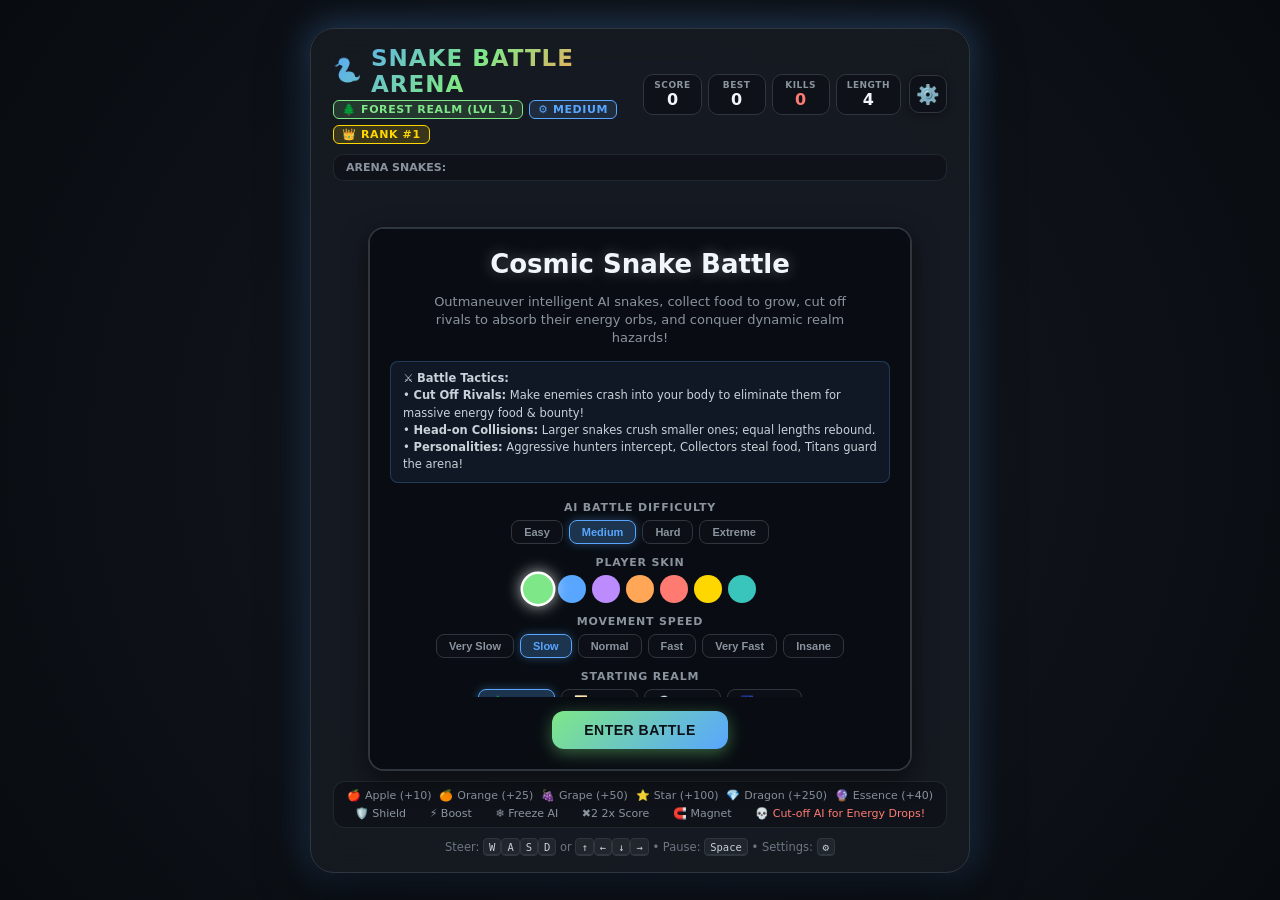
<file: Project1-Snake-Battle/index.html>
<!DOCTYPE html>
<html lang="en">
<head>
  <meta charset="UTF-8" />
  <meta name="viewport" content="width=device-width, initial-scale=1.0" />
  <title>Snake Battle: Cosmic Arena</title>
  <style>
    :root {
      --bg: #0d1117;
      --card-bg: rgba(22, 27, 34, 0.92);
      --accent: #58a6ff;
      --accent-glow: rgba(88, 166, 255, 0.45);
      --text: #c9d1d9;
      --border: #30363d;
      --gold: #ffd700;
      --danger: #ff7b72;
      --success: #7ee787;
      --purple: #bc8cff;
    }

    * {
      box-sizing: border-box;
      margin: 0;
      padding: 0;
      user-select: none;
    }

    body {
      background: radial-gradient(circle at center, #161b22 0%, #080b10 100%);
      color: var(--text);
      font-family: 'Segoe UI', system-ui, -apple-system, sans-serif;
      min-height: 100vh;
      display: flex;
      flex-direction: column;
      align-items: center;
      justify-content: center;
      overflow-x: hidden;
      padding: 10px;
    }

    .container {
      display: flex;
      flex-direction: column;
      align-items: center;
      gap: 10px;
      padding: 16px 22px;
      background: var(--card-bg);
      border: 1px solid var(--border);
      border-radius: 24px;
      box-shadow: 0 16px 50px rgba(0, 0, 0, 0.8), 0 0 35px var(--accent-glow);
      backdrop-filter: blur(16px);
      max-width: 660px;
      width: 100%;
    }

    .header {
      display: flex;
      justify-content: space-between;
      align-items: center;
      width: 100%;
    }

    .title-group {
      display: flex;
      flex-direction: column;
      gap: 3px;
    }

    .title {
      font-size: 23px;
      font-weight: 800;
      background: linear-gradient(135deg, #58a6ff 0%, #7ee787 45%, #ffa657 80%, #bc8cff 100%);
      background-clip: text;
      -webkit-background-clip: text;
      -webkit-text-fill-color: transparent;
      letter-spacing: 1px;
      display: flex;
      align-items: center;
      gap: 8px;
    }

    .badge-row {
      display: flex;
      gap: 6px;
      align-items: center;
      flex-wrap: wrap;
    }

    .realm-badge, .diff-badge, .rank-badge {
      font-size: 11px;
      font-weight: 700;
      text-transform: uppercase;
      letter-spacing: 0.6px;
      padding: 2px 8px;
      border-radius: 6px;
      transition: all 0.3s ease;
      display: inline-flex;
      align-items: center;
      gap: 4px;
    }

    .header-actions {
      display: flex;
      align-items: center;
      gap: 8px;
    }

    .scoreboard {
      display: flex;
      gap: 6px;
    }

    .score-box {
      background: rgba(13, 17, 23, 0.85);
      padding: 5px 10px;
      border-radius: 10px;
      border: 1px solid var(--border);
      display: flex;
      flex-direction: column;
      align-items: center;
      min-width: 58px;
    }

    .score-label {
      font-size: 9px;
      color: #8b949e;
      text-transform: uppercase;
      letter-spacing: 0.5px;
      font-weight: 700;
    }

    .score-val {
      font-size: 16px;
      color: #f0f6fc;
      font-weight: 800;
      font-feature-settings: "tnum";
    }

    .icon-btn {
      background: rgba(13, 17, 23, 0.85);
      border: 1px solid var(--border);
      color: #c9d1d9;
      width: 38px;
      height: 38px;
      border-radius: 10px;
      display: flex;
      align-items: center;
      justify-content: center;
      cursor: pointer;
      font-size: 19px;
      transition: all 0.2s ease;
      box-shadow: 0 2px 8px rgba(0, 0, 0, 0.3);
    }

    .icon-btn:hover {
      background: #21262d;
      color: #58a6ff;
      border-color: #58a6ff;
      transform: rotate(30deg) scale(1.06);
      box-shadow: 0 0 12px var(--accent-glow);
    }

    /* Live Battle HUD */
    .battle-hud {
      display: flex;
      justify-content: space-between;
      align-items: center;
      width: 100%;
      background: rgba(13, 17, 23, 0.65);
      border: 1px solid rgba(48, 54, 61, 0.6);
      border-radius: 10px;
      padding: 6px 12px;
      font-size: 12px;
      gap: 10px;
    }

    .live-leaderboard {
      display: flex;
      align-items: center;
      gap: 8px;
      overflow-x: auto;
      white-space: nowrap;
      flex: 1;
    }

    .leader-tag {
      font-size: 11px;
      font-weight: 700;
      padding: 2px 6px;
      border-radius: 5px;
      display: flex;
      align-items: center;
      gap: 4px;
      background: rgba(22, 27, 34, 0.9);
      border: 1px solid var(--border);
    }

    .leader-tag.player {
      border-color: #58a6ff;
      box-shadow: 0 0 6px rgba(88, 166, 255, 0.3);
    }

    .hud-bar {
      display: flex;
      justify-content: space-between;
      align-items: center;
      width: 100%;
      min-height: 26px;
      padding: 0 2px;
      font-size: 12px;
    }

    .active-buffs {
      display: flex;
      gap: 6px;
      flex-wrap: wrap;
    }

    .buff-tag {
      display: flex;
      align-items: center;
      gap: 4px;
      background: rgba(22, 27, 34, 0.95);
      border: 1px solid;
      border-radius: 20px;
      padding: 2px 9px;
      font-size: 11px;
      font-weight: 700;
      animation: pulseBuff 1.2s infinite ease-in-out;
    }

    @keyframes pulseBuff {
      0%, 100% { transform: scale(1); }
      50% { transform: scale(1.05); }
    }

    .combo-wrapper {
      display: flex;
      align-items: center;
      gap: 8px;
      margin-left: auto;
      transition: opacity 0.2s;
    }

    .combo-pill {
      font-weight: 800;
      font-size: 12px;
      color: var(--gold);
      text-shadow: 0 0 8px rgba(255, 215, 0, 0.6);
    }

    .combo-meter {
      width: 65px;
      height: 6px;
      background: rgba(255, 255, 255, 0.1);
      border-radius: 3px;
      overflow: hidden;
    }

    .combo-fill {
      height: 100%;
      background: linear-gradient(90deg, #ffa657, #ffd700);
      width: 0%;
      transition: width 0.1s linear;
    }

    /* Canvas Area */
    .canvas-wrapper {
      position: relative;
      border-radius: 16px;
      overflow: hidden;
      border: 2px solid #30363d;
      box-shadow: inset 0 0 30px rgba(0, 0, 0, 0.95), 0 8px 24px rgba(0, 0, 0, 0.5);
    }

    canvas {
      display: block;
      background-color: #080b10;
    }

    /* Overlays */
    .overlay {
      position: absolute;
      top: 0;
      left: 0;
      width: 100%;
      height: 100%;
      background: rgba(10, 14, 20, 0.94);
      display: flex;
      flex-direction: column;
      align-items: center;
      justify-content: center;
      gap: 14px;
      z-index: 20;
      backdrop-filter: blur(10px);
      transition: opacity 0.25s ease, transform 0.25s ease;
      padding: 20px;
      text-align: center;
    }

    .overlay.hidden {
      opacity: 0;
      pointer-events: none;
      transform: scale(0.96);
    }

    .overlay h2 {
      font-size: 26px;
      font-weight: 800;
      color: #f0f6fc;
      text-shadow: 0 0 15px rgba(255, 255, 255, 0.3);
    }

    .overlay p {
      color: #8b949e;
      font-size: 13px;
      max-width: 440px;
      line-height: 1.4;
    }

    /* Setting Groups */
    .settings-scroll {
      display: flex;
      flex-direction: column;
      gap: 12px;
      width: 100%;
      max-width: 480px;
      max-height: 280px;
      overflow-y: auto;
      padding: 4px 8px;
    }

    .settings-scroll::-webkit-scrollbar {
      width: 6px;
    }
    .settings-scroll::-webkit-scrollbar-thumb {
      background: var(--border);
      border-radius: 3px;
    }

    .setting-group {
      display: flex;
      flex-direction: column;
      align-items: center;
      gap: 6px;
      width: 100%;
    }

    .setting-label {
      font-size: 11px;
      color: #8b949e;
      font-weight: 700;
      text-transform: uppercase;
      letter-spacing: 0.8px;
    }

    .color-options, .speed-options, .realm-options, .diff-options {
      display: flex;
      gap: 6px;
      flex-wrap: wrap;
      justify-content: center;
    }

    .color-option {
      width: 28px;
      height: 28px;
      border-radius: 50%;
      cursor: pointer;
      border: 2px solid transparent;
      transition: transform 0.15s ease, border-color 0.15s ease, box-shadow 0.15s ease;
    }

    .color-option:hover {
      transform: scale(1.18);
    }

    .color-option.selected {
      border-color: #ffffff;
      transform: scale(1.25);
      box-shadow: 0 0 12px rgba(255, 255, 255, 0.7);
    }

    .option-btn {
      padding: 5px 12px;
      font-size: 11px;
      font-weight: 700;
      color: #8b949e;
      background: rgba(13, 17, 23, 0.85);
      border: 1px solid var(--border);
      border-radius: 8px;
      cursor: pointer;
      transition: all 0.15s ease;
    }

    .option-btn:hover {
      color: #f0f6fc;
      border-color: #58a6ff;
    }

    .option-btn.selected {
      background: rgba(88, 166, 255, 0.25);
      color: #58a6ff;
      border-color: #58a6ff;
      box-shadow: 0 0 10px rgba(88, 166, 255, 0.35);
    }

    .btn {
      padding: 11px 32px;
      font-size: 14px;
      font-weight: 800;
      color: #0d1117;
      background: linear-gradient(135deg, #7ee787, #58a6ff);
      border: none;
      border-radius: 12px;
      cursor: pointer;
      box-shadow: 0 4px 16px rgba(126, 231, 135, 0.4);
      transition: transform 0.15s ease, box-shadow 0.15s ease;
      letter-spacing: 0.5px;
    }

    .btn:hover {
      transform: translateY(-2px);
      box-shadow: 0 6px 22px rgba(126, 231, 135, 0.6);
    }

    .btn:active {
      transform: translateY(1px);
    }

    /* Legend and Combat Rules */
    .legend-panel {
      display: flex;
      flex-direction: column;
      gap: 5px;
      width: 100%;
      background: rgba(13, 17, 23, 0.6);
      border: 1px solid rgba(48, 54, 61, 0.6);
      border-radius: 12px;
      padding: 7px 12px;
    }

    .legend-row {
      display: flex;
      justify-content: space-around;
      font-size: 11px;
      color: #8b949e;
      flex-wrap: wrap;
      gap: 6px;
    }

    .legend-item {
      display: flex;
      align-items: center;
      gap: 4px;
    }

    .controls-hint {
      font-size: 11.5px;
      color: #6e7681;
      text-align: center;
    }

    .kbd {
      display: inline-block;
      padding: 2px 5px;
      font-size: 10.5px;
      font-family: monospace;
      color: #c9d1d9;
      background-color: #21262d;
      border: 1px solid #30363d;
      border-radius: 4px;
      box-shadow: inset 0 -1px 0 #30363d;
    }

    /* Stat grid at gameover */
    .stats-grid {
      display: grid;
      grid-template-columns: repeat(3, 1fr);
      gap: 8px;
      width: 100%;
      max-width: 420px;
      background: rgba(13, 17, 23, 0.8);
      padding: 12px;
      border-radius: 12px;
      border: 1px solid var(--border);
    }

    .stat-card {
      display: flex;
      flex-direction: column;
      align-items: center;
    }
    .stat-card-title {
      font-size: 10px;
      color: #8b949e;
      text-transform: uppercase;
      font-weight: 600;
    }
    .stat-card-val {
      font-size: 17px;
      font-weight: 800;
      color: #f0f6fc;
    }

    .combat-guide {
      font-size: 11.5px;
      background: rgba(88, 166, 255, 0.08);
      border: 1px solid rgba(88, 166, 255, 0.25);
      border-radius: 8px;
      padding: 8px 12px;
      color: #c9d1d9;
      text-align: left;
      line-height: 1.5;
    }
    .combat-guide span {
      font-weight: 700;
      color: #58a6ff;
    }
  </style>
</head>
<body>

<div class="container">
  <div class="header">
    <div class="title-group">
      <div class="title"><span>🐍</span> SNAKE BATTLE ARENA</div>
      <div class="badge-row">
        <div id="realmBadge" class="realm-badge" style="background: rgba(126, 231, 135, 0.15); color: #7ee787; border: 1px solid #7ee787;">
          🌲 Forest Realm (Lvl 1)
        </div>
        <div id="diffBadge" class="diff-badge" style="background: rgba(88, 166, 255, 0.15); color: #58a6ff; border: 1px solid #58a6ff;">
          ⚙️ Medium
        </div>
        <div id="rankBadge" class="rank-badge" style="background: rgba(255, 215, 0, 0.15); color: #ffd700; border: 1px solid #ffd700;">
          👑 Rank #1
        </div>
      </div>
    </div>
    <div class="header-actions">
      <div class="scoreboard">
        <div class="score-box">
          <span class="score-label">Score</span>
          <span class="score-val" id="score">0</span>
        </div>
        <div class="score-box">
          <span class="score-label">Best</span>
          <span class="score-val" id="highScore">0</span>
        </div>
        <div class="score-box">
          <span class="score-label">Kills</span>
          <span class="score-val" id="killsVal" style="color:#ff7b72;">0</span>
        </div>
        <div class="score-box">
          <span class="score-label">Length</span>
          <span class="score-val" id="length">4</span>
        </div>
      </div>
      <button class="icon-btn" id="settingsBtn" title="Battle Settings (AI, Color, Speed)">⚙️</button>
    </div>
  </div>

  <!-- Live Arena Leaderboard Bar -->
  <div class="battle-hud">
    <span style="font-weight: 700; font-size: 11px; color: #8b949e; text-transform: uppercase;">Arena Snakes:</span>
    <div class="live-leaderboard" id="leaderboardBar"></div>
  </div>

  <!-- HUD with Buffs & Combo -->
  <div class="hud-bar">
    <div class="active-buffs" id="activeBuffs"></div>
    <div class="combo-wrapper" id="comboWrapper" style="opacity: 0;">
      <span class="combo-pill" id="comboPill">COMBO x2!</span>
      <div class="combo-meter">
        <div class="combo-fill" id="comboFill"></div>
      </div>
    </div>
  </div>

  <div class="canvas-wrapper">
    <canvas id="gameCanvas" width="540" height="540"></canvas>

    <!-- Main Menu Overlay -->
    <div id="startOverlay" class="overlay">
      <h2>Cosmic Snake Battle</h2>
      <p>Outmaneuver intelligent AI snakes, collect food to grow, cut off rivals to absorb their energy orbs, and conquer dynamic realm hazards!</p>

      <div class="combat-guide">
        ⚔️ <b>Battle Tactics:</b><br/>
        • <b>Cut Off Rivals:</b> Make enemies crash into your body to eliminate them for massive energy food & bounty!<br/>
        • <b>Head-on Collisions:</b> Larger snakes crush smaller ones; equal lengths rebound.<br/>
        • <b>Personalities:</b> Aggressive hunters intercept, Collectors steal food, Titans guard the arena!
      </div>

      <div class="settings-scroll">
        <div class="setting-group">
          <span class="setting-label">AI Battle Difficulty</span>
          <div class="diff-options" id="diffPickerStart"></div>
        </div>

        <div class="setting-group">
          <span class="setting-label">Player Skin</span>
          <div class="color-options" id="colorPickerStart"></div>
        </div>

        <div class="setting-group">
          <span class="setting-label">Movement Speed</span>
          <div class="speed-options" id="speedPickerStart"></div>
        </div>

        <div class="setting-group">
          <span class="setting-label">Starting Realm</span>
          <div class="realm-options" id="realmPickerStart"></div>
        </div>
      </div>

      <button class="btn" id="startBtn">ENTER BATTLE</button>
    </div>

    <!-- Reusable Settings Overlay -->
    <div id="settingsOverlay" class="overlay hidden" style="z-index: 50;">
      <h2>Battle Settings</h2>
      <p>Configure gameplay difficulty, snake visuals, and game pace:</p>

      <div class="settings-scroll">
        <div class="setting-group">
          <span class="setting-label">AI Battle Difficulty</span>
          <div class="diff-options" id="diffPickerSettings"></div>
        </div>

        <div class="setting-group">
          <span class="setting-label">Player Snake Skin</span>
          <div class="color-options" id="colorPickerSettings"></div>
        </div>

        <div class="setting-group">
          <span class="setting-label">Movement Speed</span>
          <div class="speed-options" id="speedPickerSettings"></div>
        </div>

        <div class="setting-group" id="settingsRealmGroup">
          <span class="setting-label">Current / Starting Realm</span>
          <div class="realm-options" id="realmPickerSettings"></div>
        </div>
      </div>

      <button class="btn" id="closeSettingsBtn">BACK / APPLY</button>
    </div>

    <!-- Game Over Overlay -->
    <div id="gameOverOverlay" class="overlay hidden">
      <h2 id="gameOverTitle" style="color: #ff7b72;">Battle Defeat!</h2>
      <p id="gameOverDesc" style="color: #c9d1d9; font-size: 13px;">A rival snake intercepted your trajectory.</p>

      <div class="stats-grid">
        <div class="stat-card">
          <span class="stat-card-title">Final Score</span>
          <span class="stat-card-val" id="statScore" style="color: #58a6ff;">0</span>
        </div>
        <div class="stat-card">
          <span class="stat-card-title">Enemies Slain</span>
          <span class="stat-card-val" id="statKills" style="color: #ff7b72;">0</span>
        </div>
        <div class="stat-card">
          <span class="stat-card-title">Final Rank</span>
          <span class="stat-card-val" id="statRank" style="color: #ffd700;">#1</span>
        </div>
        <div class="stat-card">
          <span class="stat-card-title">Max Length</span>
          <span class="stat-card-val" id="statLength" style="color: #7ee787;">0</span>
        </div>
        <div class="stat-card">
          <span class="stat-card-title">Max Combo</span>
          <span class="stat-card-val" id="statCombo" style="color: #ffd700;">x1</span>
        </div>
        <div class="stat-card">
          <span class="stat-card-title">Highest Realm</span>
          <span class="stat-card-val" id="statRealm" style="color: #bc8cff;">Forest</span>
        </div>
      </div>
      <button class="btn" id="restartBtn">RE-ENTER BATTLE</button>
    </div>
  </div>

  <!-- Legend Panel -->
  <div class="legend-panel">
    <div class="legend-row">
      <div class="legend-item"><span style="color:#ff5555">🍎</span> Apple (+10)</div>
      <div class="legend-item"><span style="color:#ffa657">🍊</span> Orange (+25)</div>
      <div class="legend-item"><span style="color:#bc8cff">🍇</span> Grape (+50)</div>
      <div class="legend-item"><span style="color:#ffd700">⭐</span> Star (+100)</div>
      <div class="legend-item"><span style="color:#ff3399">💎</span> Dragon (+250)</div>
      <div class="legend-item"><span style="color:#00ffcc">🔮</span> Essence (+40)</div>
    </div>
    <div class="legend-row">
      <div class="legend-item">🛡️ Shield</div>
      <div class="legend-item">⚡ Boost</div>
      <div class="legend-item">❄️ Freeze AI</div>
      <div class="legend-item">✖️2 2x Score</div>
      <div class="legend-item">🧲 Magnet</div>
      <div class="legend-item" style="color: #ff7b72;">💀 Cut-off AI for Energy Drops!</div>
    </div>
  </div>

  <div class="controls-hint">
    Steer: <span class="kbd">W</span><span class="kbd">A</span><span class="kbd">S</span><span class="kbd">D</span> or <span class="kbd">↑</span><span class="kbd">←</span><span class="kbd">↓</span><span class="kbd">→</span> • Pause: <span class="kbd">Space</span> • Settings: <span class="kbd">⚙️</span>
  </div>
</div>

<script>
  const canvas = document.getElementById('gameCanvas');
  const ctx = canvas.getContext('2d');

  // DOM Elements
  const scoreEl = document.getElementById('score');
  const highScoreEl = document.getElementById('highScore');
  const killsValEl = document.getElementById('killsVal');
  const lengthEl = document.getElementById('length');
  const realmBadgeEl = document.getElementById('realmBadge');
  const diffBadgeEl = document.getElementById('diffBadge');
  const rankBadgeEl = document.getElementById('rankBadge');
  const leaderboardBar = document.getElementById('leaderboardBar');
  const activeBuffsEl = document.getElementById('activeBuffs');
  const comboWrapper = document.getElementById('comboWrapper');
  const comboPill = document.getElementById('comboPill');
  const comboFill = document.getElementById('comboFill');

  const startOverlay = document.getElementById('startOverlay');
  const settingsOverlay = document.getElementById('settingsOverlay');
  const gameOverOverlay = document.getElementById('gameOverOverlay');
  const gameOverTitle = document.getElementById('gameOverTitle');
  const gameOverDesc = document.getElementById('gameOverDesc');
  const startBtn = document.getElementById('startBtn');
  const restartBtn = document.getElementById('restartBtn');
  const settingsBtn = document.getElementById('settingsBtn');
  const closeSettingsBtn = document.getElementById('closeSettingsBtn');

  const statScore = document.getElementById('statScore');
  const statKills = document.getElementById('statKills');
  const statRank = document.getElementById('statRank');
  const statLength = document.getElementById('statLength');
  const statCombo = document.getElementById('statCombo');
  const statRealm = document.getElementById('statRealm');

  const colorPickerStart = document.getElementById('colorPickerStart');
  const colorPickerSettings = document.getElementById('colorPickerSettings');
  const speedPickerStart = document.getElementById('speedPickerStart');
  const speedPickerSettings = document.getElementById('speedPickerSettings');
  const realmPickerStart = document.getElementById('realmPickerStart');
  const realmPickerSettings = document.getElementById('realmPickerSettings');
  const diffPickerStart = document.getElementById('diffPickerStart');
  const diffPickerSettings = document.getElementById('diffPickerSettings');

  // Constants
  const GRID_SIZE = 20;
  const TILE_COUNT = Math.floor(canvas.width / GRID_SIZE); // 27 tiles

  // Player Skins
  const SNAKE_SKINS = [
    { name: 'Emerald', head: '#7ee787', glow: 'rgba(126, 231, 135, 0.7)', bodyR: 40, bodyG: 180, bodyB: 100 },
    { name: 'Cyber Blue', head: '#58a6ff', glow: 'rgba(88, 166, 255, 0.7)', bodyR: 30, bodyG: 110, bodyB: 220 },
    { name: 'Neon Purple', head: '#bc8cff', glow: 'rgba(188, 140, 255, 0.7)', bodyR: 140, bodyG: 60, bodyB: 200 },
    { name: 'Blaze Orange', head: '#ffa657', glow: 'rgba(255, 166, 87, 0.7)', bodyR: 220, bodyG: 110, bodyB: 40 },
    { name: 'Ruby Pink', head: '#ff7b72', glow: 'rgba(255, 123, 114, 0.7)', bodyR: 210, bodyG: 50, bodyB: 80 },
    { name: 'Solar Gold', head: '#ffd700', glow: 'rgba(255, 215, 0, 0.8)', bodyR: 210, bodyG: 170, bodyB: 20 },
    { name: 'Frost Cyan', head: '#39c5bb', glow: 'rgba(57, 197, 187, 0.8)', bodyR: 20, bodyG: 160, bodyB: 170 }
  ];

  // Configurable Speeds
  const SPEED_LEVELS = [
    { name: 'Very Slow', baseMs: 170 },
    { name: 'Slow', baseMs: 135 },
    { name: 'Normal', baseMs: 105 },
    { name: 'Fast', baseMs: 80 },
    { name: 'Very Fast', baseMs: 60 },
    { name: 'Insane', baseMs: 44 }
  ];

  // Difficulty Settings
  const DIFFICULTY_LEVELS = [
    {
      id: 'easy',
      name: 'Easy',
      color: '#7ee787',
      enemyCount: 2,
      aiSmartness: 0.45,
      allowAggressive: false,
      hazardMultiplier: 0.6,
      desc: 'Fewer enemies, relaxed AI, forgiving arena'
    },
    {
      id: 'medium',
      name: 'Medium',
      color: '#58a6ff',
      enemyCount: 3,
      aiSmartness: 0.72,
      allowAggressive: true,
      hazardMultiplier: 1.0,
      desc: 'Balanced enemy types, smart food gathering'
    },
    {
      id: 'hard',
      name: 'Hard',
      color: '#ffa657',
      enemyCount: 4,
      aiSmartness: 0.90,
      allowAggressive: true,
      hazardMultiplier: 1.4,
      desc: 'Aggressive hunters, active cut-off maneuvers'
    },
    {
      id: 'extreme',
      name: 'Extreme',
      color: '#ff7b72',
      enemyCount: 5,
      aiSmartness: 0.98,
      allowAggressive: true,
      hazardMultiplier: 1.8,
      desc: 'Apex hunters, Arena Titans, dynamic realm hazards'
    }
  ];

  // Enemy Personalities & Types
  const ENEMY_TYPES = [
    {
      type: 'basic',
      name: 'Crawler',
      headColor: '#38d9a9',
      glowColor: 'rgba(56, 217, 169, 0.8)',
      bodyR: 30, bodyG: 160, bodyB: 130,
      initialLength: 4,
      speedRate: 1, // moves every tick
      bounty: 150,
      icon: '🟢',
      behavior: 'food'
    },
    {
      type: 'collector',
      name: 'Harvester',
      headColor: '#fcc419',
      glowColor: 'rgba(252, 196, 25, 0.8)',
      bodyR: 200, bodyG: 150, bodyB: 20,
      initialLength: 5,
      speedRate: 1,
      bounty: 200,
      icon: '🟡',
      behavior: 'collector'
    },
    {
      type: 'fast',
      name: 'Viper Dart',
      headColor: '#ff6b6b',
      glowColor: 'rgba(255, 107, 107, 0.8)',
      bodyR: 220, bodyG: 60, bodyB: 60,
      initialLength: 3,
      speedRate: 1.2,
      bounty: 250,
      icon: '🔴',
      behavior: 'agile'
    },
    {
      type: 'aggressive',
      name: 'Shadow Hunter',
      headColor: '#cc5de8',
      glowColor: 'rgba(204, 93, 232, 0.9)',
      bodyR: 140, bodyG: 40, bodyB: 180,
      initialLength: 5,
      speedRate: 1,
      bounty: 300,
      icon: '🟣',
      behavior: 'hunter'
    },
    {
      type: 'boss',
      name: 'Goliath Titan',
      headColor: '#ff922b',
      glowColor: 'rgba(255, 146, 43, 0.95)',
      bodyR: 230, bodyG: 100, bodyB: 20,
      initialLength: 9,
      speedRate: 0.8,
      bounty: 600,
      icon: '👑',
      behavior: 'boss'
    }
  ];

  // Realms / Environments with distinct dynamic hazards & obstacles
  const REALMS = [
    {
      id: 'forest',
      name: 'Forest Realm',
      level: 1,
      minScore: 0,
      bg: '#07130b',
      gridColor: 'rgba(126, 231, 135, 0.04)',
      accent: '#7ee787',
      obstacleColor: '#2ea043',
      obstacleGlow: 'rgba(46, 160, 67, 0.6)',
      obstacleCount: 5,
      icon: '🌲',
      hazardName: 'Ancient Briars',
      hazardDesc: 'Overgrown briar clusters block paths'
    },
    {
      id: 'desert',
      name: 'Desert Realm',
      level: 2,
      minScore: 250,
      bg: '#140e06',
      gridColor: 'rgba(255, 166, 87, 0.05)',
      accent: '#ffa657',
      obstacleColor: '#d29922',
      obstacleGlow: 'rgba(210, 153, 34, 0.6)',
      obstacleCount: 8,
      icon: '🏜️',
      hazardName: 'Quicksand Sinkholes',
      hazardDesc: 'Rock formations & sand dunes restrict movement'
    },
    {
      id: 'ocean',
      name: 'Ocean Realm',
      level: 3,
      minScore: 600,
      bg: '#041018',
      gridColor: 'rgba(88, 166, 255, 0.05)',
      accent: '#58a6ff',
      obstacleColor: '#1f6feb',
      obstacleGlow: 'rgba(31, 111, 235, 0.6)',
      obstacleCount: 11,
      icon: '🌊',
      hazardName: 'Vortex Currents',
      hazardDesc: 'Coral reefs & current whirlpools drift objects'
    },
    {
      id: 'space',
      name: 'Space Realm',
      level: 4,
      minScore: 1100,
      bg: '#0c0617',
      gridColor: 'rgba(188, 140, 255, 0.06)',
      accent: '#bc8cff',
      obstacleColor: '#8957e5',
      obstacleGlow: 'rgba(137, 87, 229, 0.7)',
      obstacleCount: 14,
      icon: '🌌',
      hazardName: 'Plasma Asteroids',
      hazardDesc: 'Pulsing electrified asteroids and dark matter'
    }
  ];

  // Fruits
  const FRUITS_CONFIG = [
    { type: 'apple', color: '#ff4d4d', glow: 'rgba(255, 77, 77, 0.7)', points: 10, grow: 1, weight: 50, icon: '🍎' },
    { type: 'orange', color: '#ff944d', glow: 'rgba(255, 148, 77, 0.7)', points: 25, grow: 1, weight: 25, icon: '🍊' },
    { type: 'grape', color: '#b84dff', glow: 'rgba(184, 77, 255, 0.7)', points: 50, grow: 2, weight: 14, icon: '🍇' },
    { type: 'star', color: '#ffd700', glow: 'rgba(255, 215, 0, 0.8)', points: 100, grow: 3, weight: 8, icon: '⭐' },
    { type: 'dragon', color: '#ff3399', glow: 'rgba(255, 51, 153, 0.9)', points: 250, grow: 4, weight: 3, icon: '💎', isRare: true },
    { type: 'essence', color: '#00ffcc', glow: 'rgba(0, 255, 204, 0.95)', points: 40, grow: 1, weight: 0, icon: '🔮', isEssence: true }
  ];

  // Power-up Types
  const POWERUP_TYPES = [
    { type: 'shield', icon: '🛡️', name: 'Shield', color: '#58a6ff', duration: 0, desc: 'Immunity to 1 fatal hit/collision' },
    { type: 'speed', icon: '⚡', name: 'Boost', color: '#ffa657', duration: 6000, desc: 'Speed boost + 1.5x score' },
    { type: 'slow', icon: '❄️', name: 'Freeze AI', color: '#79c0ff', duration: 6000, desc: 'Freezes/Slows all AI enemies' },
    { type: 'double', icon: '✖️2', name: '2x Score', color: '#ffd700', duration: 8000, desc: 'Double points on everything' },
    { type: 'magnet', icon: '🧲', name: 'Magnet', color: '#ff7b72', duration: 7000, desc: 'Pulls nearby fruits & essence' }
  ];

  // Persistent selections
  let selectedSkin = SNAKE_SKINS[0];
  let selectedSpeed = SPEED_LEVELS[1]; // Slow by default
  let selectedStartRealm = REALMS[0];
  let selectedDifficulty = DIFFICULTY_LEVELS[1]; // Medium by default

  // Game state
  let snake = [];
  let velocity = { x: 0, y: 0 };
  let nextVelocity = { x: 0, y: 0 };
  let enemySnakes = [];
  let fruits = [];
  let powerups = [];
  let obstacles = [];
  let environmentalHazards = []; // Hazard zones (currents / anomalies)
  let particles = [];
  let floatingTexts = [];

  let score = 0;
  let enemiesKilled = 0;

  function getSavedHighScore() {
    try {
      return parseInt(localStorage.getItem('snake_battle_highscore') || '0', 10) || 0;
    } catch {
      return 0;
    }
  }

  function setSavedHighScore(val) {
    try {
      localStorage.setItem('snake_battle_highscore', val);
    } catch {}
  }

  let highScore = getSavedHighScore();
  highScoreEl.innerText = highScore;

  let currentRealm = REALMS[0];
  let gameRunning = false;
  let isPaused = false;
  let gameTimeout = null;

  // Active buffs tracking
  let activeShield = false;
  let activeBuffs = {}; // { type: expireTimestamp }

  // Combo & Survival Tracker
  let comboCount = 0;
  let maxComboAchieved = 1;
  let lastFruitTime = 0;
  const COMBO_TIMEOUT = 4200; // ms
  let gameStartTime = 0;
  let lastSurvivalRewardTime = 0;
  let nextEnemySpawnTick = 0;

  // AI ID counter
  let enemyIdCounter = 1;

  // UI Renderers for Pickers
  function renderDifficultyPickers() {
    [diffPickerStart, diffPickerSettings].forEach(container => {
      if (!container) return;
      container.innerHTML = '';
      DIFFICULTY_LEVELS.forEach(diff => {
        const btn = document.createElement('button');
        btn.className = 'option-btn' + (diff.id === selectedDifficulty.id ? ' selected' : '');
        btn.innerText = diff.name;
        btn.type = 'button';
        btn.title = diff.desc;
        btn.addEventListener('click', () => {
          selectedDifficulty = diff;
          updateDiffBadge();
          renderDifficultyPickers();
        });
        container.appendChild(btn);
      });
    });
  }

  function renderColorPickers() {
    [colorPickerStart, colorPickerSettings].forEach(container => {
      if (!container) return;
      container.innerHTML = '';
      SNAKE_SKINS.forEach(skin => {
        const dot = document.createElement('div');
        dot.className = 'color-option' + (skin === selectedSkin ? ' selected' : '');
        dot.style.background = skin.head;
        dot.title = skin.name;
        dot.addEventListener('click', () => {
          selectedSkin = skin;
          renderColorPickers();
        });
        container.appendChild(dot);
      });
    });
  }

  function renderSpeedPickers() {
    [speedPickerStart, speedPickerSettings].forEach(container => {
      if (!container) return;
      container.innerHTML = '';
      SPEED_LEVELS.forEach(speed => {
        const btn = document.createElement('button');
        btn.className = 'option-btn' + (speed.name === selectedSpeed.name ? ' selected' : '');
        btn.innerText = speed.name;
        btn.type = 'button';
        btn.addEventListener('click', () => {
          selectedSpeed = speed;
          renderSpeedPickers();
        });
        container.appendChild(btn);
      });
    });
  }

  function renderRealmPickers() {
    [realmPickerStart, realmPickerSettings].forEach(container => {
      if (!container) return;
      container.innerHTML = '';
      REALMS.forEach(realm => {
        const btn = document.createElement('button');
        const isCurrent = gameRunning ? (realm.id === currentRealm.id) : (realm.id === selectedStartRealm.id);
        btn.className = 'option-btn' + (isCurrent ? ' selected' : '');
        btn.innerHTML = `${realm.icon} ${realm.name.split(' ')[0]}`;
        btn.type = 'button';
        btn.addEventListener('click', () => {
          selectedStartRealm = realm;
          if (gameRunning) {
            currentRealm = realm;
            updateRealmBadge();
            generateObstacles(currentRealm);
            addFloatingText(`✨ REALM: ${realm.name.toUpperCase()}`, snake[0].x, snake[0].y, realm.accent);
          }
          renderRealmPickers();
        });
        container.appendChild(btn);
      });
    });
  }

  function updateDiffBadge() {
    diffBadgeEl.innerText = `⚙️ ${selectedDifficulty.name}`;
    diffBadgeEl.style.color = selectedDifficulty.color;
    diffBadgeEl.style.borderColor = selectedDifficulty.color;
    diffBadgeEl.style.backgroundColor = selectedDifficulty.color + '22';
  }

  function updateRealmBadge() {
    realmBadgeEl.innerText = `${currentRealm.icon} ${currentRealm.name} (Lvl ${currentRealm.level})`;
    realmBadgeEl.style.color = currentRealm.accent;
    realmBadgeEl.style.borderColor = currentRealm.accent;
    realmBadgeEl.style.backgroundColor = currentRealm.accent + '22';
  }

  renderDifficultyPickers();
  renderColorPickers();
  renderSpeedPickers();
  renderRealmPickers();
  updateDiffBadge();

  // Settings Modal Controls
  let openedFromStartMenu = false;

  function openSettings() {
    openedFromStartMenu = !startOverlay.classList.contains('hidden');
    if (gameRunning) {
      isPaused = true;
    }
    renderDifficultyPickers();
    renderColorPickers();
    renderSpeedPickers();
    renderRealmPickers();
    settingsOverlay.classList.remove('hidden');
  }

  function closeSettings() {
    settingsOverlay.classList.add('hidden');
    if (openedFromStartMenu) {
      startOverlay.classList.remove('hidden');
    } else if (gameRunning) {
      isPaused = false;
      scheduleNextTick();
    }
  }

  settingsBtn.addEventListener('click', openSettings);
  closeSettingsBtn.addEventListener('click', closeSettings);

  // Speed calculation with power-ups & difficulty
  function getCurrentTickMs() {
    let base = selectedSpeed.baseMs;

    // Difficulty scaling slightly increases speed with snake size/score
    const difficultyStep = Math.min(22, Math.floor(score / 90) * 2);
    base = Math.max(32, base - difficultyStep);

    // Speed power-up / Slow power-up
    const now = Date.now();
    if (activeBuffs.speed && activeBuffs.speed > now) {
      base = Math.max(26, Math.floor(base * 0.65));
    }

    return base;
  }

  // Generate realm obstacles and arena dynamic hazards
  function generateObstacles(realm) {
    obstacles = [];
    environmentalHazards = [];

    const obstacleTarget = Math.round(realm.obstacleCount * selectedDifficulty.hazardMultiplier);
    let attempts = 0;

    // Generate solid obstacles (rocks, trees, asteroid clusters)
    while (obstacles.length < obstacleTarget && attempts < 400) {
      attempts++;
      const ox = Math.floor(Math.random() * (TILE_COUNT - 4)) + 2;
      const oy = Math.floor(Math.random() * (TILE_COUNT - 4)) + 2;

      // Safe zone around center start (13, 13)
      if (Math.abs(ox - Math.floor(TILE_COUNT / 2)) < 3 && Math.abs(oy - Math.floor(TILE_COUNT / 2)) < 3) continue;
      if (obstacles.some(o => o.x === ox && o.y === oy)) continue;

      obstacles.push({
        x: ox,
        y: oy,
        type: realm.id,
        pulse: Math.random() * Math.PI
      });
    }

    // Generate special realm hazards
    if (realm.id === 'ocean') {
      // 2 Whirlpool Current Zones that drift items
      environmentalHazards.push({
        x: 6, y: 6, width: 3, height: 3, type: 'current', dirX: 1, dirY: 0, label: '🌊 Drift Current'
      });
      environmentalHazards.push({
        x: 18, y: 18, width: 3, height: 3, type: 'current', dirX: -1, dirY: 0, label: '🌊 Drift Current'
      });
    } else if (realm.id === 'space') {
      // Pulsar Nebula hazard zone
      environmentalHazards.push({
        x: 12, y: 4, width: 4, height: 3, type: 'anomaly', label: '⚡ Nebula Field'
      });
      environmentalHazards.push({
        x: 12, y: 20, width: 4, height: 3, type: 'anomaly', label: '⚡ Nebula Field'
      });
    }
  }

  // Spawn AI Enemy Snakes
  function createEnemySnake(specificType = null) {
    let typeConfig;
    if (specificType) {
      typeConfig = specificType;
    } else {
      // Pick based on difficulty & random
      const pool = [ENEMY_TYPES[0], ENEMY_TYPES[1]]; // Basic, Collector
      if (selectedDifficulty.allowAggressive) {
        pool.push(ENEMY_TYPES[2]); // Fast
        pool.push(ENEMY_TYPES[3]); // Aggressive
      }
      if (selectedDifficulty.id === 'extreme' && Math.random() < 0.35 && !enemySnakes.some(e => e.type === 'boss')) {
        typeConfig = ENEMY_TYPES[4]; // Goliath Titan
      } else {
        typeConfig = pool[Math.floor(Math.random() * pool.length)];
      }
    }

    // Find a clear spawn location away from player head
    let spawnX, spawnY;
    let attempts = 0;
    while (attempts < 200) {
      attempts++;
      spawnX = Math.floor(Math.random() * (TILE_COUNT - 6)) + 3;
      spawnY = Math.floor(Math.random() * (TILE_COUNT - 6)) + 3;

      const playerHead = snake[0] || { x: 13, y: 13 };
      const distToPlayer = Math.hypot(spawnX - playerHead.x, spawnY - playerHead.y);

      if (distToPlayer < 7) continue; // Keep initial distance from player
      if (isCellOccupied(spawnX, spawnY)) continue;
      break;
    }

    const startDir = [{ x: 1, y: 0 }, { x: -1, y: 0 }, { x: 0, y: 1 }, { x: 0, y: -1 }][Math.floor(Math.random() * 4)];
    const body = [];
    for (let i = 0; i < typeConfig.initialLength; i++) {
      body.push({
        x: Math.max(0, Math.min(TILE_COUNT - 1, spawnX - startDir.x * i)),
        y: Math.max(0, Math.min(TILE_COUNT - 1, spawnY - startDir.y * i))
      });
    }

    const enemy = {
      id: enemyIdCounter++,
      ...typeConfig,
      name: `${typeConfig.name} #${enemyIdCounter}`,
      body: body,
      velocity: { ...startDir },
      kills: 0,
      score: 0,
      moveAccumulator: 0,
      targetFruit: null,
      alive: true
    };

    return enemy;
  }

  function initGame() {
    const centerTile = Math.floor(TILE_COUNT / 2);
    snake = [
      { x: centerTile, y: centerTile },
      { x: centerTile, y: centerTile + 1 },
      { x: centerTile, y: centerTile + 2 },
      { x: centerTile, y: centerTile + 3 }
    ];
    velocity = { x: 0, y: -1 };
    nextVelocity = { x: 0, y: -1 };
    score = 0;
    enemiesKilled = 0;
    gameStartTime = Date.now();
    lastSurvivalRewardTime = Date.now();

    currentRealm = selectedStartRealm;
    updateRealmBadge();
    updateDiffBadge();
    generateObstacles(currentRealm);

    scoreEl.innerText = score;
    killsValEl.innerText = enemiesKilled;
    lengthEl.innerText = snake.length;

    fruits = [];
    powerups = [];
    particles = [];
    floatingTexts = [];
    enemySnakes = [];
    activeBuffs = {};
    activeShield = false;
    comboCount = 0;
    maxComboAchieved = 1;
    updateBuffsUI();

    // Spawn AI Enemies matching difficulty count
    const targetEnemies = selectedDifficulty.enemyCount;
    for (let i = 0; i < targetEnemies; i++) {
      enemySnakes.push(createEnemySnake());
    }

    // Spawn initial fruits & powerups
    while (fruits.length < 3) spawnFruit();
    if (Math.random() < 0.7) spawnPowerup();

    updateLeaderboardHUD();

    startOverlay.classList.add('hidden');
    settingsOverlay.classList.add('hidden');
    gameOverOverlay.classList.add('hidden');

    gameRunning = true;
    isPaused = false;

    if (gameTimeout) clearTimeout(gameTimeout);
    scheduleNextTick();
    requestAnimationFrame(renderLoop);
  }

  function scheduleNextTick() {
    if (!gameRunning || isPaused) return;
    if (gameTimeout) clearTimeout(gameTimeout);
    gameTimeout = setTimeout(() => {
      gameTick();
      scheduleNextTick();
    }, getCurrentTickMs());
  }

  function getRandomFruitType() {
    const totalWeight = FRUITS_CONFIG.reduce((sum, f) => sum + f.weight, 0);
    let rand = Math.random() * totalWeight;
    for (const fruit of FRUITS_CONFIG) {
      if (rand < fruit.weight) return fruit;
      rand -= fruit.weight;
    }
    return FRUITS_CONFIG[0];
  }

  function isCellOccupied(x, y, excludeSnake = null) {
    if (snake.some(s => s.x === x && s.y === y)) return true;
    if (obstacles.some(o => o.x === x && o.y === y)) return true;
    if (fruits.some(f => f.x === x && f.y === y)) return true;
    if (powerups.some(p => p.x === x && p.y === y)) return true;
    for (const enemy of enemySnakes) {
      if (enemy === excludeSnake || !enemy.alive) continue;
      if (enemy.body.some(b => b.x === x && b.y === y)) return true;
    }
    return false;
  }

  function isCellObstacleOrWall(x, y) {
    if (x < 0 || x >= TILE_COUNT || y < 0 || y >= TILE_COUNT) return true;
    if (obstacles.some(o => o.x === x && o.y === y)) return true;
    return false;
  }

  function spawnFruit(forcedType = null, x = null, y = null) {
    let position;
    if (x !== null && y !== null) {
      position = { x, y };
    } else {
      let attempts = 0;
      while (attempts < 150) {
        position = {
          x: Math.floor(Math.random() * TILE_COUNT),
          y: Math.floor(Math.random() * TILE_COUNT)
        };
        if (!isCellOccupied(position.x, position.y)) break;
        attempts++;
      }
    }

    const typeConfig = forcedType || getRandomFruitType();
    fruits.push({
      ...position,
      ...typeConfig,
      pulse: Math.random() * Math.PI,
      pulseSpeed: 0.05 + Math.random() * 0.04
    });
  }

  function spawnPowerup() {
    if (powerups.length >= 2) return;
    let position;
    let attempts = 0;
    while (attempts < 150) {
      position = {
        x: Math.floor(Math.random() * TILE_COUNT),
        y: Math.floor(Math.random() * TILE_COUNT)
      };
      if (!isCellOccupied(position.x, position.y)) break;
      attempts++;
    }

    const config = POWERUP_TYPES[Math.floor(Math.random() * POWERUP_TYPES.length)];
    powerups.push({
      ...position,
      ...config,
      pulse: 0,
      createdAt: Date.now(),
      lifetime: 14000
    });
  }

  function addFloatingText(text, x, y, color = '#ffffff') {
    floatingTexts.push({
      text,
      x: (x + 0.5) * GRID_SIZE,
      y: (y + 0.5) * GRID_SIZE,
      color,
      alpha: 1,
      vy: -0.7
    });
  }

  function createParticles(x, y, color, count = 16, speedMultiplier = 1) {
    for (let i = 0; i < count; i++) {
      const angle = Math.random() * Math.PI * 2;
      const speed = (1 + Math.random() * 4) * speedMultiplier;
      particles.push({
        x: (x + 0.5) * GRID_SIZE,
        y: (y + 0.5) * GRID_SIZE,
        vx: Math.cos(angle) * speed,
        vy: Math.sin(angle) * speed,
        color: color,
        alpha: 1,
        size: 2.5 + Math.random() * 3,
        decay: 0.025 + Math.random() * 0.03
      });
    }
  }

  function checkRealmProgression() {
    const nextRealm = REALMS.slice().reverse().find(r => score >= r.minScore);
    if (nextRealm && nextRealm.id !== currentRealm.id) {
      currentRealm = nextRealm;
      updateRealmBadge();
      generateObstacles(currentRealm);
      addFloatingText(`✨ REALM CONQUERED: ${currentRealm.name.toUpperCase()}!`, snake[0].x, snake[0].y, currentRealm.accent);
      createParticles(snake[0].x, snake[0].y, currentRealm.accent, 45, 2.2);
    }
  }

  function activatePowerup(p) {
    const now = Date.now();
    if (p.type === 'shield') {
      activeShield = true;
      addFloatingText('🛡️ SHIELD EQUIPPED!', p.x, p.y, p.color);
    } else {
      activeBuffs[p.type] = now + p.duration;
      addFloatingText(`${p.icon} ${p.name.toUpperCase()}!`, p.x, p.y, p.color);
    }
    createParticles(p.x, p.y, p.color, 25, 1.6);
    updateBuffsUI();
  }

  function updateBuffsUI() {
    activeBuffsEl.innerHTML = '';
    const now = Date.now();

    if (activeShield) {
      const tag = document.createElement('div');
      tag.className = 'buff-tag';
      tag.style.borderColor = '#58a6ff';
      tag.style.color = '#58a6ff';
      tag.innerHTML = `🛡️ Shield Ready`;
      activeBuffsEl.appendChild(tag);
    }

    Object.keys(activeBuffs).forEach(type => {
      const remaining = activeBuffs[type] - now;
      if (remaining > 0) {
        const conf = POWERUP_TYPES.find(pt => pt.type === type);
        if (!conf) return;
        const tag = document.createElement('div');
        tag.className = 'buff-tag';
        tag.style.borderColor = conf.color;
        tag.style.color = conf.color;
        tag.innerHTML = `${conf.icon} ${(remaining / 1000).toFixed(1)}s`;
        activeBuffsEl.appendChild(tag);
      } else {
        delete activeBuffs[type];
      }
    });
  }

  function checkCombo(now) {
    if (now - lastFruitTime < COMBO_TIMEOUT) {
      comboCount++;
    } else {
      comboCount = 1;
    }
    lastFruitTime = now;
    if (comboCount > maxComboAchieved) maxComboAchieved = comboCount;

    if (comboCount >= 2) {
      comboWrapper.style.opacity = '1';
      comboPill.innerText = `COMBO x${comboCount}!`;
      comboFill.style.width = '100%';
    }
  }

  // Handle Magnet effect
  function handleMagnet() {
    const head = snake[0];
    fruits.forEach(f => {
      const dx = head.x - f.x;
      const dy = head.y - f.y;
      const dist = Math.hypot(dx, dy);
      if (dist > 0 && dist < 7) {
        if (Math.abs(dx) > Math.abs(dy)) {
          f.x += Math.sign(dx);
        } else {
          f.y += Math.sign(dy);
        }
      }
    });
  }

  // -------------------------------------------------------------
  // AI Decision & Pathfinding Engine
  // -------------------------------------------------------------
  function getAIDirection(enemy) {
    const head = enemy.body[0];
    const directions = [
      { x: 0, y: -1 }, // Up
      { x: 0, y: 1 },  // Down
      { x: -1, y: 0 }, // Left
      { x: 1, y: 0 }   // Right
    ];

    // Filter out direct reverse
    const validMoves = directions.filter(d => !(d.x === -enemy.velocity.x && d.y === -enemy.velocity.y));

    // Choose target based on personality & situational cues
    let target = null;
    const playerHead = snake[0];

    if (enemy.behavior === 'hunter' && playerHead) {
      // Hunter tries to intercept player trajectory
      const distToPlayer = Math.hypot(playerHead.x - head.x, playerHead.y - head.y);
      if (distToPlayer < 9) {
        // Predict player next position to cut off
        target = {
          x: Math.max(0, Math.min(TILE_COUNT - 1, playerHead.x + velocity.x * 2)),
          y: Math.max(0, Math.min(TILE_COUNT - 1, playerHead.y + velocity.y * 2))
        };
      }
    } else if (enemy.behavior === 'collector') {
      // Prioritize highest value fruit (Dragon > Star > Grape > Orange > Apple > Essence)
      if (fruits.length > 0) {
        const sortedFruits = fruits.slice().sort((a, b) => b.points - a.points);
        target = sortedFruits[0];
      }
    }

    // Default target: closest fruit or safe wander point
    if (!target && fruits.length > 0) {
      let closestDist = Infinity;
      for (const fruit of fruits) {
        const d = Math.hypot(fruit.x - head.x, fruit.y - head.y);
        if (d < closestDist) {
          closestDist = d;
          target = fruit;
        }
      }
    }

    if (!target) {
      target = { x: Math.floor(TILE_COUNT / 2), y: Math.floor(TILE_COUNT / 2) };
    }

    // Evaluate each valid move with heuristic scoring
    const scoredMoves = [];

    for (const move of validMoves) {
      const nextX = head.x + move.x;
      const nextY = head.y + move.y;

      // 1. Lethal collision check: Wall or Obstacle
      if (isCellObstacleOrWall(nextX, nextY)) {
        continue;
      }

      // 2. Self body collision
      if (enemy.body.slice(0, -1).some(seg => seg.x === nextX && seg.y === nextY)) {
        continue;
      }

      // 3. Other enemy body collisions
      let hitsOtherEnemy = false;
      for (const other of enemySnakes) {
        if (other === enemy || !other.alive) continue;
        if (other.body.some(b => b.x === nextX && b.y === nextY)) {
          hitsOtherEnemy = true;
          break;
        }
      }
      if (hitsOtherEnemy) continue;

      // 4. Player body collision: AI avoids crashing into player's body unless aggressive head-on when bigger
      const hitsPlayerBody = snake.slice(1).some(s => s.x === nextX && s.y === nextY);
      if (hitsPlayerBody) continue;

      // 5. Player head proximity check
      let playerHeadRisk = 0;
      if (playerHead && nextX === playerHead.x && nextY === playerHead.y) {
        // Head-to-head collision!
        if (enemy.body.length <= snake.length) {
          playerHeadRisk = -500; // Dangerous for enemy!
        } else {
          playerHeadRisk = 300; // Advantage for enemy!
        }
      }

      // Heuristic score: lower distance to target is better
      const distToTarget = Math.hypot(target.x - nextX, target.y - nextY);
      let score = 100 - distToTarget * 8 + playerHeadRisk;

      // Bonus for continuing in same direction (reduces jittery zigzag)
      if (move.x === enemy.velocity.x && move.y === enemy.velocity.y) {
        score += 6;
      }

      // Lookahead: check if next step has available exits (prevent dead-end trapping)
      let freeNeighbors = 0;
      for (const nextDir of directions) {
        const lookX = nextX + nextDir.x;
        const lookY = nextY + nextDir.y;
        if (!isCellObstacleOrWall(lookX, lookY)) {
          freeNeighbors++;
        }
      }
      score += freeNeighbors * 5;

      scoredMoves.push({ move, score });
    }

    if (scoredMoves.length === 0) {
      // Forced move if trapped
      return validMoves[0] || { x: 0, y: -1 };
    }

    // Sort moves by score
    scoredMoves.sort((a, b) => b.score - a.score);

    // AI smartness random factor (Easy AI might pick sub-optimal move)
    if (Math.random() > selectedDifficulty.aiSmartness && scoredMoves.length > 1) {
      return scoredMoves[1].move;
    }

    return scoredMoves[0].move;
  }

  // Slay enemy snake and drop energy food along its body
  function eliminateEnemy(enemy, cause = 'slain') {
    enemy.alive = false;
    enemiesKilled++;
    killsValEl.innerText = enemiesKilled;

    // Give bounty to player if player defeated/trapped it
    let bountyScore = enemy.bounty;
    if (activeBuffs.double && activeBuffs.double > Date.now()) bountyScore *= 2;
    score += bountyScore;
    scoreEl.innerText = score;

    addFloatingText(`💀 ${enemy.name.toUpperCase()} DEFEATED! +${bountyScore}`, enemy.body[0].x, enemy.body[0].y, enemy.headColor);
    createParticles(enemy.body[0].x, enemy.body[0].y, enemy.headColor, 35, 2);

    // Drop valuable Energy Essence drops along enemy remains!
    const essenceConfig = FRUITS_CONFIG.find(f => f.isEssence) || FRUITS_CONFIG[0];
    enemy.body.forEach((seg, idx) => {
      if (idx % 2 === 0 && fruits.length < 8) {
        spawnFruit(essenceConfig, seg.x, seg.y);
      }
    });

    checkRealmProgression();
    updateLeaderboardHUD();
  }

  // Update live HUD leaderboard
  function updateLeaderboardHUD() {
    const allSnakes = [
      { name: 'You (Player)', length: snake.length, isPlayer: true, color: selectedSkin.head }
    ];

    enemySnakes.forEach(e => {
      if (e.alive) {
        allSnakes.push({ name: e.name, length: e.body.length, isPlayer: false, color: e.headColor });
      }
    });

    allSnakes.sort((a, b) => b.length - a.length);

    const playerRank = allSnakes.findIndex(s => s.isPlayer) + 1;
    rankBadgeEl.innerText = `👑 Rank #${playerRank} of ${allSnakes.length}`;
    rankBadgeEl.style.color = playerRank === 1 ? '#ffd700' : '#58a6ff';

    leaderboardBar.innerHTML = '';
    allSnakes.slice(0, 4).forEach((s, idx) => {
      const tag = document.createElement('div');
      tag.className = 'leader-tag' + (s.isPlayer ? ' player' : '');
      tag.style.borderColor = s.color;
      tag.innerHTML = `<span style="color:${s.color};">●</span> #${idx + 1} ${s.name} (${s.length})`;
      leaderboardBar.appendChild(tag);
    });
  }

  // -------------------------------------------------------------
  // Main Game Tick Loop
  // -------------------------------------------------------------
  function gameTick() {
    if (!gameRunning || isPaused) return;

    const now = Date.now();

    // Survival bonus: +50 points every 25s
    if (now - lastSurvivalRewardTime > 25000) {
      lastSurvivalRewardTime = now;
      const survivalBonus = 100 * currentRealm.level;
      score += survivalBonus;
      scoreEl.innerText = score;
      addFloatingText(`⏱️ SURVIVAL BONUS +${survivalBonus}!`, snake[0].x, snake[0].y, '#7ee787');
    }

    // 1. Move Player Snake
    velocity = { ...nextVelocity };
    let playerHead = { x: snake[0].x + velocity.x, y: snake[0].y + velocity.y };

    // Player Environmental Hazard interaction (Currents in ocean push snake)
    environmentalHazards.forEach(hazard => {
      if (hazard.type === 'current') {
        if (playerHead.x >= hazard.x && playerHead.x < hazard.x + hazard.width &&
            playerHead.y >= hazard.y && playerHead.y < hazard.y + hazard.height) {
          playerHead.x += hazard.dirX;
          playerHead.y += hazard.dirY;
        }
      }
    });

    // Check Wall Collisions
    const hitWall = playerHead.x < 0 || playerHead.x >= TILE_COUNT || playerHead.y < 0 || playerHead.y >= TILE_COUNT;

    // Check Self Tail Collisions (exclude tail segment if it will move away)
    const hitSelfTail = snake.slice(0, -1).some(segment => segment.x === playerHead.x && segment.y === playerHead.y);

    // Check Obstacle Collisions
    const hitObstacleIndex = obstacles.findIndex(o => o.x === playerHead.x && o.y === playerHead.y);

    let playerMoved = false;

    if (hitWall || hitSelfTail || hitObstacleIndex !== -1) {
      if (activeShield) {
        activeShield = false;
        createParticles(Math.max(0, Math.min(TILE_COUNT - 1, playerHead.x)), Math.max(0, Math.min(TILE_COUNT - 1, playerHead.y)), '#58a6ff', 25, 2);
        addFloatingText('🛡️ SHIELD DEFLECTED COLLISION!', snake[0].x, snake[0].y, '#58a6ff');
        if (hitObstacleIndex !== -1) {
          obstacles.splice(hitObstacleIndex, 1);
          snake.unshift(playerHead);
          playerMoved = true;
        } else if (hitWall) {
          // Keep head inside arena bounds
          playerHead.x = Math.max(0, Math.min(TILE_COUNT - 1, playerHead.x));
          playerHead.y = Math.max(0, Math.min(TILE_COUNT - 1, playerHead.y));
        }
        updateBuffsUI();
      } else {
        return triggerGameOver('Fatal Collision', hitWall ? 'You smashed into the arena boundary barrier!' : 'You collided with a solid realm obstacle.');
      }
    } else {
      snake.unshift(playerHead);
      playerMoved = true;
    }

    // 2. Move AI Enemies & Process Combat
    const isFrozen = activeBuffs.slow && activeBuffs.slow > now;

    enemySnakes.forEach(enemy => {
      if (!enemy.alive) return;

      if (isFrozen) {
        // Freeze powerup stops AI movement
        return;
      }

      // Check move pacing
      const aiDir = getAIDirection(enemy);
      enemy.velocity = aiDir;
      const enemyHead = { x: enemy.body[0].x + aiDir.x, y: enemy.body[0].y + aiDir.y };

      // AI Wall / Obstacle collision
      if (isCellObstacleOrWall(enemyHead.x, enemyHead.y)) {
        eliminateEnemy(enemy, 'obstacle');
        return;
      }

      // AI crashes into other enemy body
      for (const other of enemySnakes) {
        if (other === enemy || !other.alive) continue;
        if (other.body.some(b => b.x === enemyHead.x && b.y === enemyHead.y)) {
          eliminateEnemy(enemy, 'clash');
          return;
        }
      }

      // -------------------------------------------------------------
      // BATTLE MECHANICS: Player vs AI Snake Interactions
      // -------------------------------------------------------------
      // Case A: HEAD-ON CLASH (Player Head meets Enemy Head)
      if (playerHead.x === enemyHead.x && playerHead.y === enemyHead.y) {
        if (activeShield) {
          activeShield = false;
          eliminateEnemy(enemy, 'shield-bash');
          addFloatingText('🛡️ SHIELD SHATTERED ENEMY!', playerHead.x, playerHead.y, '#58a6ff');
          updateBuffsUI();
        } else if (snake.length > enemy.body.length) {
          // Player is larger -> Player crushes enemy!
          eliminateEnemy(enemy, 'crush');
          addFloatingText('💥 OVERPOWERED RIVAL!', playerHead.x, playerHead.y, '#ffd700');
        } else if (snake.length < enemy.body.length) {
          // Enemy is larger -> Player defeated
          return triggerGameOver('Crushed in Head-On Clash', `${enemy.name} was larger (${enemy.body.length} vs ${snake.length}) and overpowered your snake!`);
        } else {
          // Equal length: Rebound deflection
          addFloatingText('⚡ REBOUND DEFLECTION!', playerHead.x, playerHead.y, '#ffd700');
          createParticles(playerHead.x, playerHead.y, '#ffd700', 20, 2);
        }
        return;
      }

      // Case B: Enemy crashes into PLAYER'S BODY (Player cut off the enemy!)
      const hitPlayerBody = snake.slice(1).some(s => s.x === enemyHead.x && s.y === enemyHead.y);
      if (hitPlayerBody) {
        eliminateEnemy(enemy, 'cutoff');
        addFloatingText(`⚔️ CUT-OFF SUCCESS!`, enemyHead.x, enemyHead.y, '#7ee787');
        return;
      }

      // Case C: Player crashes into ENEMY'S BODY (Enemy trapped/cut off player)
      const playerHitEnemyBody = enemy.body.some(b => b.x === playerHead.x && b.y === playerHead.y);
      if (playerHitEnemyBody) {
        if (activeShield) {
          activeShield = false;
          createParticles(playerHead.x, playerHead.y, '#58a6ff', 25, 2);
          addFloatingText('🛡️ SHIELD SAVED YOU FROM ENEMY BODY!', playerHead.x, playerHead.y, '#58a6ff');
          updateBuffsUI();
        } else {
          return triggerGameOver('Interception Defeat', `You crashed into the body of ${enemy.name}! Outflank enemies to cut them off instead.`);
        }
      }

      // Move enemy body
      enemy.body.unshift(enemyHead);

      // AI Fruit Eating
      const aiEatenIndex = fruits.findIndex(f => f.x === enemyHead.x && f.y === enemyHead.y);
      if (aiEatenIndex !== -1) {
        const eaten = fruits[aiEatenIndex];
        fruits.splice(aiEatenIndex, 1);
        createParticles(eaten.x, eaten.y, eaten.color, 12);
        // Enemy grows!
        let extraGrow = eaten.grow - 1;
        while (extraGrow > 0) {
          enemy.body.push({ ...enemy.body[enemy.body.length - 1] });
          extraGrow--;
        }
      } else {
        enemy.body.pop();
      }
    });

    // Respawn defeated AI enemies over time
    const liveEnemies = enemySnakes.filter(e => e.alive).length;
    if (liveEnemies < selectedDifficulty.enemyCount) {
      nextEnemySpawnTick++;
      if (nextEnemySpawnTick > 25) {
        nextEnemySpawnTick = 0;
        enemySnakes.push(createEnemySnake());
        addFloatingText('⚠️ NEW RIVAL ENTERED ARENA!', 13, 13, '#ffa657');
      }
    }

    // Magnet Pull for player
    if (activeBuffs.magnet && activeBuffs.magnet > now) {
      handleMagnet();
    }

    // Player Powerup collection
    const collectedPowerupIndex = powerups.findIndex(p => p.x === playerHead.x && p.y === playerHead.y);
    if (collectedPowerupIndex !== -1) {
      const p = powerups[collectedPowerupIndex];
      activatePowerup(p);
      powerups.splice(collectedPowerupIndex, 1);
    }

    // Player Fruit collection
    const eatenIndex = fruits.findIndex(f => f.x === playerHead.x && f.y === playerHead.y);
    if (eatenIndex !== -1) {
      const eaten = fruits[eatenIndex];
      checkCombo(now);

      // Score multiplier calculation
      let multiplier = 1;
      if (comboCount >= 2) multiplier += Math.min(3, (comboCount - 1) * 0.5);
      if (activeBuffs.double && activeBuffs.double > now) multiplier *= 2;
      if (activeBuffs.speed && activeBuffs.speed > now) multiplier *= 1.5;

      const gainedScore = Math.round(eaten.points * multiplier);
      score += gainedScore;
      scoreEl.innerText = score;

      createParticles(eaten.x, eaten.y, eaten.color, eaten.isRare ? 35 : 18);
      addFloatingText(`+${gainedScore}`, eaten.x, eaten.y, eaten.color);

      fruits.splice(eatenIndex, 1);

      // Snake growth
      let extraGrow = eaten.grow - 1;
      while (extraGrow > 0) {
        snake.push({ ...snake[snake.length - 1] });
        extraGrow--;
      }
      lengthEl.innerText = snake.length;

      // Ensure fruit supply
      while (fruits.length < 3) {
        spawnFruit();
      }

      // Random powerup spawn
      if (Math.random() < 0.28) {
        spawnPowerup();
      }

      checkRealmProgression();
    } else if (playerMoved) {
      snake.pop();
    }

    // Clean expired powerups on board
    for (let i = powerups.length - 1; i >= 0; i--) {
      if (now - powerups[i].createdAt > powerups[i].lifetime) {
        powerups.splice(i, 1);
      }
    }

    updateBuffsUI();
    updateLeaderboardHUD();
  }

  function triggerGameOver(title = 'Battle Terminated!', desc = 'A rival snake intercepted your trajectory.') {
    gameRunning = false;
    if (gameTimeout) clearTimeout(gameTimeout);

    if (score > highScore) {
      highScore = score;
      setSavedHighScore(highScore);
      highScoreEl.innerText = highScore;
    }

    gameOverTitle.innerText = title;
    gameOverDesc.innerText = desc;

    statScore.innerText = score;
    statKills.innerText = enemiesKilled;
    statLength.innerText = snake.length;
    statCombo.innerText = `x${maxComboAchieved}`;
    statRealm.innerText = currentRealm.name.split(' ')[0];

    // Compute rank
    const allSnakes = [{ length: snake.length, isPlayer: true }];
    enemySnakes.forEach(e => { if (e.alive) allSnakes.push({ length: e.body.length, isPlayer: false }); });
    allSnakes.sort((a, b) => b.length - a.length);
    const finalRank = allSnakes.findIndex(s => s.isPlayer) + 1;
    statRank.innerText = `#${finalRank}`;

    gameOverOverlay.classList.remove('hidden');
  }

  // -------------------------------------------------------------
  // Canvas Rendering Loop (60fps)
  // -------------------------------------------------------------
  function drawGrid() {
    ctx.strokeStyle = currentRealm.gridColor;
    ctx.lineWidth = 1;
    for (let i = 0; i <= canvas.width; i += GRID_SIZE) {
      ctx.beginPath();
      ctx.moveTo(i, 0);
      ctx.lineTo(i, canvas.height);
      ctx.stroke();

      ctx.beginPath();
      ctx.moveTo(0, i);
      ctx.lineTo(canvas.width, i);
      ctx.stroke();
    }
  }

  function renderLoop() {
    // Background
    ctx.fillStyle = currentRealm.bg;
    ctx.fillRect(0, 0, canvas.width, canvas.height);
    drawGrid();

    // Update Combo meter
    if (comboCount >= 2) {
      const elapsed = Date.now() - lastFruitTime;
      const remainingPct = Math.max(0, 1 - (elapsed / COMBO_TIMEOUT));
      comboFill.style.width = (remainingPct * 100) + '%';
      if (remainingPct <= 0) {
        comboCount = 0;
        comboWrapper.style.opacity = '0';
      }
    }

    // Draw Environmental Hazard Zones
    environmentalHazards.forEach(h => {
      ctx.save();
      if (h.type === 'current') {
        ctx.fillStyle = 'rgba(88, 166, 255, 0.12)';
        ctx.strokeStyle = 'rgba(88, 166, 255, 0.4)';
      } else {
        ctx.fillStyle = 'rgba(188, 140, 255, 0.12)';
        ctx.strokeStyle = 'rgba(188, 140, 255, 0.4)';
      }
      ctx.lineWidth = 1.5;
      ctx.setLineDash([4, 4]);
      ctx.strokeRect(h.x * GRID_SIZE, h.y * GRID_SIZE, h.width * GRID_SIZE, h.height * GRID_SIZE);
      ctx.fillRect(h.x * GRID_SIZE, h.y * GRID_SIZE, h.width * GRID_SIZE, h.height * GRID_SIZE);

      ctx.font = '10px sans-serif';
      ctx.fillStyle = '#8b949e';
      ctx.textAlign = 'center';
      ctx.fillText(h.label, (h.x + h.width / 2) * GRID_SIZE, (h.y + h.height / 2) * GRID_SIZE);
      ctx.restore();
    });

    // Draw Obstacles
    obstacles.forEach(o => {
      const x = o.x * GRID_SIZE;
      const y = o.y * GRID_SIZE;
      ctx.save();
      ctx.fillStyle = currentRealm.obstacleColor;
      ctx.shadowColor = currentRealm.obstacleGlow;
      ctx.shadowBlur = 10;
      ctx.beginPath();
      ctx.roundRect(x + 2, y + 2, GRID_SIZE - 4, GRID_SIZE - 4, 5);
      ctx.fill();

      // Inner barrier pattern
      ctx.strokeStyle = 'rgba(255, 255, 255, 0.25)';
      ctx.lineWidth = 1.5;
      ctx.strokeRect(x + 4, y + 4, GRID_SIZE - 8, GRID_SIZE - 8);
      ctx.restore();
    });

    // Draw Power-ups
    powerups.forEach(p => {
      p.pulse += 0.08;
      const centerX = p.x * GRID_SIZE + GRID_SIZE / 2;
      const centerY = p.y * GRID_SIZE + GRID_SIZE / 2;
      const radius = (GRID_SIZE / 2 - 2) + Math.sin(p.pulse) * 2;

      ctx.save();
      ctx.shadowColor = p.color;
      ctx.shadowBlur = 14;
      ctx.fillStyle = p.color;
      ctx.beginPath();
      ctx.arc(centerX, centerY, radius, 0, Math.PI * 2);
      ctx.fill();

      // Draw Power-up Icon/Symbol
      ctx.font = '11px sans-serif';
      ctx.textAlign = 'center';
      ctx.textBaseline = 'middle';
      ctx.fillText(p.icon, centerX, centerY + 1);
      ctx.restore();
    });

    // Draw Fruits & Energy Drops
    fruits.forEach(fruit => {
      fruit.pulse += fruit.pulseSpeed || 0.06;
      const centerX = fruit.x * GRID_SIZE + GRID_SIZE / 2;
      const centerY = fruit.y * GRID_SIZE + GRID_SIZE / 2;
      const radius = (GRID_SIZE / 2 - 2) + Math.sin(fruit.pulse) * 1.8;

      ctx.save();
      ctx.shadowColor = fruit.glow;
      ctx.shadowBlur = fruit.isRare || fruit.isEssence ? 18 : 10;
      ctx.fillStyle = fruit.color;

      ctx.beginPath();
      ctx.arc(centerX, centerY, radius, 0, Math.PI * 2);
      ctx.fill();

      // Inner shine
      ctx.fillStyle = 'rgba(255, 255, 255, 0.5)';
      ctx.beginPath();
      ctx.arc(centerX - radius * 0.3, centerY - radius * 0.3, radius * 0.32, 0, Math.PI * 2);
      ctx.fill();

      ctx.restore();
    });

    // Draw AI Enemy Snakes
    enemySnakes.forEach(enemy => {
      if (!enemy.alive || enemy.body.length === 0) return;

      enemy.body.forEach((seg, index) => {
        const x = seg.x * GRID_SIZE;
        const y = seg.y * GRID_SIZE;
        const isHead = index === 0;

        ctx.save();
        if (isHead) {
          ctx.fillStyle = enemy.headColor;
          ctx.shadowColor = enemy.glowColor;
          ctx.shadowBlur = 12;

          ctx.beginPath();
          ctx.roundRect(x + 1, y + 1, GRID_SIZE - 2, GRID_SIZE - 2, 7);
          ctx.fill();

          // Threat Indicator / Boss Crown
          if (enemy.type === 'boss') {
            ctx.font = '9px sans-serif';
            ctx.textAlign = 'center';
            ctx.fillText('👑', x + GRID_SIZE / 2, y - 2);
          }

          // Enemy Eyes (Directional)
          ctx.fillStyle = '#ffffff';
          const eyeSize = 3;
          let e1 = { x: x + 4, y: y + 4 };
          let e2 = { x: x + GRID_SIZE - 7, y: y + 4 };

          if (enemy.velocity.x === 1) {
            e1 = { x: x + GRID_SIZE - 5, y: y + 4 };
            e2 = { x: x + GRID_SIZE - 5, y: y + GRID_SIZE - 7 };
          } else if (enemy.velocity.x === -1) {
            e1 = { x: x + 3, y: y + 4 };
            e2 = { x: x + 3, y: y + GRID_SIZE - 7 };
          } else if (enemy.velocity.y === 1) {
            e1 = { x: x + 4, y: y + GRID_SIZE - 5 };
            e2 = { x: x + GRID_SIZE - 7, y: y + GRID_SIZE - 5 };
          }

          ctx.fillRect(e1.x, e1.y, eyeSize, eyeSize);
          ctx.fillRect(e2.x, e2.y, eyeSize, eyeSize);
        } else {
          const ratio = 1 - (index / enemy.body.length) * 0.4;
          ctx.fillStyle = `rgb(${Math.floor(enemy.bodyR * ratio)}, ${Math.floor(enemy.bodyG * ratio)}, ${Math.floor(enemy.bodyB * ratio)})`;
          ctx.beginPath();
          ctx.roundRect(x + 2, y + 2, GRID_SIZE - 4, GRID_SIZE - 4, 4);
          ctx.fill();
        }
        ctx.restore();
      });
    });

    // Draw Player Snake
    if (snake.length > 0) {
      // Draw Shield Aura if active
      if (activeShield) {
        const head = snake[0];
        ctx.save();
        ctx.strokeStyle = '#58a6ff';
        ctx.shadowColor = 'rgba(88, 166, 255, 0.8)';
        ctx.shadowBlur = 16;
        ctx.lineWidth = 2.5;
        ctx.beginPath();
        ctx.arc((head.x + 0.5) * GRID_SIZE, (head.y + 0.5) * GRID_SIZE, GRID_SIZE * 0.9, 0, Math.PI * 2);
        ctx.stroke();
        ctx.restore();
      }

      snake.forEach((seg, index) => {
        const x = seg.x * GRID_SIZE;
        const y = seg.y * GRID_SIZE;
        const isHead = index === 0;

        ctx.save();
        if (isHead) {
          ctx.fillStyle = selectedSkin.head;
          ctx.shadowColor = selectedSkin.glow;
          ctx.shadowBlur = 14;

          ctx.beginPath();
          ctx.roundRect(x + 1, y + 1, GRID_SIZE - 2, GRID_SIZE - 2, 7);
          ctx.fill();

          // Eyes
          ctx.fillStyle = '#080b10';
          const eyeSize = 3.5;
          let eye1 = { x: x + 4, y: y + 4 };
          let eye2 = { x: x + GRID_SIZE - 7.5, y: y + 4 };

          if (velocity.x === 1) {
            eye1 = { x: x + GRID_SIZE - 6, y: y + 4 };
            eye2 = { x: x + GRID_SIZE - 6, y: y + GRID_SIZE - 7.5 };
          } else if (velocity.x === -1) {
            eye1 = { x: x + 3, y: y + 4 };
            eye2 = { x: x + 3, y: y + GRID_SIZE - 7.5 };
          } else if (velocity.y === 1) {
            eye1 = { x: x + 4, y: y + GRID_SIZE - 6 };
            eye2 = { x: x + GRID_SIZE - 7.5, y: y + GRID_SIZE - 6 };
          }

          ctx.fillRect(eye1.x, eye1.y, eyeSize, eyeSize);
          ctx.fillRect(eye2.x, eye2.y, eyeSize, eyeSize);
        } else {
          const ratio = 1 - (index / snake.length) * 0.45;
          ctx.fillStyle = `rgb(${Math.floor(selectedSkin.bodyR * ratio)}, ${Math.floor(selectedSkin.bodyG * ratio)}, ${Math.floor(selectedSkin.bodyB * ratio)})`;
          ctx.shadowColor = `rgba(${selectedSkin.bodyR}, ${selectedSkin.bodyG}, ${selectedSkin.bodyB}, 0.25)`;
          ctx.shadowBlur = 4;

          ctx.beginPath();
          ctx.roundRect(x + 2, y + 2, GRID_SIZE - 4, GRID_SIZE - 4, 4);
          ctx.fill();
        }
        ctx.restore();
      });
    }

    // Particles
    for (let i = particles.length - 1; i >= 0; i--) {
      const p = particles[i];
      p.x += p.vx;
      p.y += p.vy;
      p.alpha -= p.decay;

      if (p.alpha <= 0) {
        particles.splice(i, 1);
        continue;
      }

      ctx.save();
      ctx.globalAlpha = p.alpha;
      ctx.fillStyle = p.color;
      ctx.beginPath();
      ctx.arc(p.x, p.y, p.size, 0, Math.PI * 2);
      ctx.fill();
      ctx.restore();
    }

    // Floating Text FX
    for (let i = floatingTexts.length - 1; i >= 0; i--) {
      const ft = floatingTexts[i];
      ft.y += ft.vy;
      ft.alpha -= 0.018;

      if (ft.alpha <= 0) {
        floatingTexts.splice(i, 1);
        continue;
      }

      ctx.save();
      ctx.globalAlpha = ft.alpha;
      ctx.fillStyle = ft.color;
      ctx.font = 'bold 13px sans-serif';
      ctx.textAlign = 'center';
      ctx.shadowColor = ft.color;
      ctx.shadowBlur = 6;
      ctx.fillText(ft.text, ft.x, ft.y);
      ctx.restore();
    }

    // Pause Screen Overlay
    if (isPaused && gameRunning && settingsOverlay.classList.contains('hidden')) {
      ctx.save();
      ctx.fillStyle = 'rgba(8, 11, 16, 0.65)';
      ctx.fillRect(0, 0, canvas.width, canvas.height);
      ctx.fillStyle = '#58a6ff';
      ctx.font = 'bold 22px -apple-system, BlinkMacSystemFont, "Segoe UI", Roboto, sans-serif';
      ctx.textAlign = 'center';
      ctx.shadowColor = '#58a6ff';
      ctx.shadowBlur = 12;
      ctx.fillText('⏸️ GAME PAUSED', canvas.width / 2, canvas.height / 2 - 8);
      ctx.fillStyle = '#8b949e';
      ctx.font = '12px -apple-system, BlinkMacSystemFont, "Segoe UI", Roboto, sans-serif';
      ctx.shadowBlur = 0;
      ctx.fillText('Press SPACE to resume', canvas.width / 2, canvas.height / 2 + 18);
      ctx.restore();
    }

    requestAnimationFrame(renderLoop);
  }

  // Keyboard navigation & controls
  window.addEventListener('keydown', e => {
    const key = e.key.toLowerCase();

    if (key === ' ' || e.code === 'Space') {
      e.preventDefault();
      if (gameRunning) {
        isPaused = !isPaused;
        if (!isPaused) scheduleNextTick();
      }
      return;
    }

    if (!gameRunning) return;

    if (['arrowup', 'arrowdown', 'arrowleft', 'arrowright', 'w', 's', 'a', 'd'].includes(key)) {
      e.preventDefault();
    }

    if ((key === 'arrowup' || key === 'w') && velocity.y === 0) {
      nextVelocity = { x: 0, y: -1 };
    } else if ((key === 'arrowdown' || key === 's') && velocity.y === 0) {
      nextVelocity = { x: 0, y: 1 };
    } else if ((key === 'arrowleft' || key === 'a') && velocity.x === 0) {
      nextVelocity = { x: -1, y: 0 };
    } else if ((key === 'arrowright' || key === 'd') && velocity.x === 0) {
      nextVelocity = { x: 1, y: 0 };
    }
  });

  startBtn.addEventListener('click', initGame);
  restartBtn.addEventListener('click', initGame);
</script>
</body>
</html>
</file>
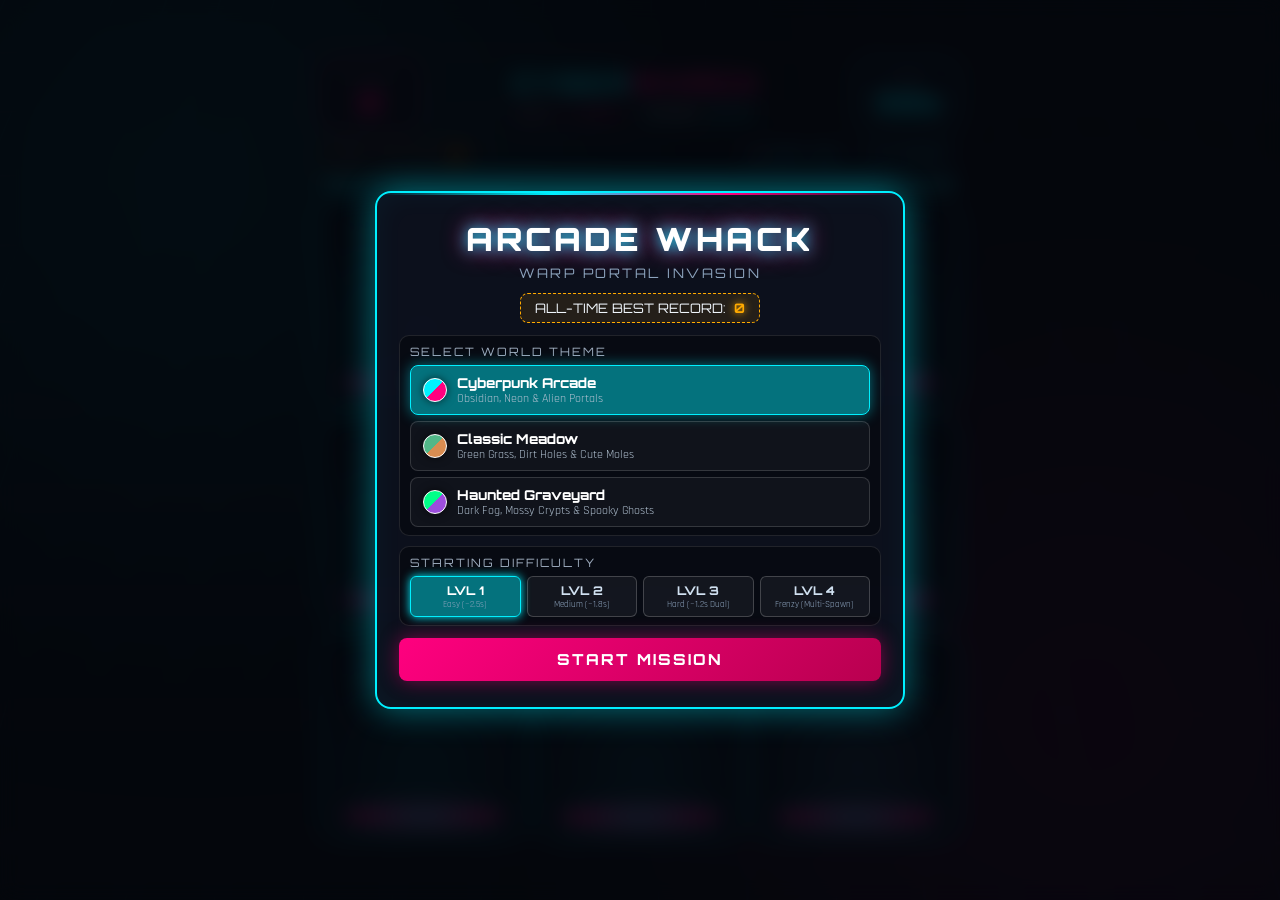
<file: Project2-Whack-a-Mole/index.html>
<!DOCTYPE html>
<html lang="en">
<head>
  <meta charset="UTF-8" />
  <meta name="viewport" content="width=device-width, initial-scale=1.0" />
  <title>Arcade Whack - Multi-Theme & Level Master</title>
  <link rel="preconnect" href="https://fonts.googleapis.com">
  <link rel="preconnect" href="https://fonts.gstatic.com" crossorigin>
  <link href="https://fonts.googleapis.com/css2?family=Orbitron:wght@600;800;900&family=Rajdhani:wght@600;700&family=Fredoka:wght@600;700&family=Creepster&display=swap" rel="stylesheet">
  <link rel="stylesheet" href="style.css" />
</head>
<body data-theme="cyberpunk">
  <!-- Theme Dynamic Atmospheric Backgrounds -->
  <div class="cyber-background">
    <div class="grid-overlay"></div>
    <div class="ambient-glow primary-glow"></div>
    <div class="ambient-glow secondary-glow"></div>
  </div>

  <!-- Level Up Visual Banner Notification -->
  <div id="level-up-banner" class="level-up-banner hidden">
    <div class="level-up-text">LEVEL UP!</div>
    <div class="level-up-sub" id="level-up-sub">ENTERING LEVEL 2</div>
  </div>

  <!-- Confetti Canvas for Game Over / New Record Celebration -->
  <canvas id="confetti-canvas"></canvas>

  <main class="game-container" id="game-container">
    <!-- Header / HUD -->
    <header class="hud">
      <div class="hud-item score-box">
        <span class="hud-label">SCORE</span>
        <span id="score-display" class="hud-value">0</span>
      </div>

      <div class="hud-center-wrap">
        <h1 class="hud-title" id="game-brand-title">CYBER<span>WHACK</span></h1>
        <div class="hud-badges-row">
          <div class="badge-pill level-pill" id="level-display">LVL: <span class="pill-val">1 - EASY</span></div>
          <div class="badge-pill speed-pill" id="speed-state-display">SPEED: <span class="pill-val">SLOW</span></div>
          <div class="badge-pill combo-pill hidden" id="combo-display"><span class="combo-text">COMBO</span> <span class="combo-val" id="combo-val">x2</span></div>
        </div>
      </div>

      <div class="hud-item timer-box">
        <span class="hud-label">TIME</span>
        <span id="time-display" class="hud-value">30s</span>
      </div>
    </header>

    <!-- Sub-HUD for High Score, Streak Tracker, Sound Toggle & In-game Settings Toggle -->
    <div class="sub-hud">
      <div class="high-score-chip">
        <span class="chip-label">BEST RECORD</span>
        <span id="best-score-display" class="chip-val">0</span>
      </div>
      <div class="sub-hud-controls">
        <button id="sound-toggle-btn" class="icon-btn sound-btn" title="Toggle Sound">
          <span id="sound-icon">🔊</span> <span id="sound-label">SFX: ON</span>
        </button>
        <button id="hud-settings-btn" class="icon-btn" title="Open Customization Settings">
          ⚙ THEME
        </button>
      </div>
    </div>

    <!-- Timer Progress Bar -->
    <div class="timer-bar-container">
      <div id="timer-bar" class="timer-bar"></div>
    </div>

    <!-- 3x3 Interactive Play Grid -->
    <section class="grid-section">
      <div class="portal-grid" id="portal-grid">
        <!-- 9 Holes / Portals dynamically generated with thematic creatures -->
      </div>
    </section>
  </main>

  <!-- Start Screen Modal Overlay -->
  <div id="start-screen" class="overlay active">
    <div class="overlay-card">
      <div class="scanner-line"></div>
      <h1 class="glitch-title" data-text="ARCADE WHACK" id="start-modal-title">ARCADE WHACK</h1>
      <p class="subtitle" id="start-modal-subtitle">WARP PORTAL INVASION</p>

      <div class="high-score-banner">
        <span>ALL-TIME BEST RECORD:</span>
        <strong id="start-best-score" class="highlight-accent">0</strong>
      </div>

      <!-- Customization Controls on Start Screen -->
      <div class="config-section">
        <!-- 1. Theme Selection -->
        <div class="config-group">
          <label class="config-title">SELECT WORLD THEME</label>
          <div class="theme-cards-grid" id="theme-select-container">
            <button class="theme-card-btn active" data-theme="cyberpunk">
              <span class="theme-preview-orb cyberpunk-orb"></span>
              <div class="theme-info">
                <span class="theme-card-name">Cyberpunk Arcade</span>
                <span class="theme-card-desc">Obsidian, Neon & Alien Portals</span>
              </div>
            </button>
            <button class="theme-card-btn" data-theme="meadow">
              <span class="theme-preview-orb meadow-orb"></span>
              <div class="theme-info">
                <span class="theme-card-name">Classic Meadow</span>
                <span class="theme-card-desc">Green Grass, Dirt Holes & Cute Moles</span>
              </div>
            </button>
            <button class="theme-card-btn" data-theme="graveyard">
              <span class="theme-preview-orb graveyard-orb"></span>
              <div class="theme-info">
                <span class="theme-card-name">Haunted Graveyard</span>
                <span class="theme-card-desc">Dark Fog, Mossy Crypts & Spooky Ghosts</span>
              </div>
            </button>
          </div>
        </div>

        <!-- 2. Starting Level / Mode Selection -->
        <div class="config-group">
          <label class="config-title">STARTING DIFFICULTY</label>
          <div class="option-chips" id="level-select-container">
            <button class="chip-btn active" data-level="1">
              <span class="chip-main">LVL 1</span>
              <span class="chip-sub">Easy (~2.5s)</span>
            </button>
            <button class="chip-btn" data-level="2">
              <span class="chip-main">LVL 2</span>
              <span class="chip-sub">Medium (~1.8s)</span>
            </button>
            <button class="chip-btn" data-level="3">
              <span class="chip-main">LVL 3</span>
              <span class="chip-sub">Hard (~1.2s Dual)</span>
            </button>
            <button class="chip-btn" data-level="4">
              <span class="chip-main">LVL 4</span>
              <span class="chip-sub">Frenzy (Multi-Spawn)</span>
            </button>
          </div>
        </div>
      </div>

      <button id="start-btn" class="cyber-btn primary">
        <span id="start-btn-label">START MISSION</span>
      </button>
    </div>
  </div>

  <!-- In-game Settings Modal Overlay -->
  <div id="settings-screen" class="overlay">
    <div class="overlay-card">
      <div class="scanner-line"></div>
      <h2 class="glitch-title" data-text="SYSTEM CONFIG">SYSTEM CONFIG</h2>
      <p class="subtitle">ADJUST THEME & AUDIO</p>

      <div class="config-section">
        <!-- Live World Theme Switcher -->
        <div class="config-group">
          <label class="config-title">WORLD THEME</label>
          <div class="theme-cards-grid" id="settings-theme-container">
            <button class="theme-card-btn active" data-theme="cyberpunk">
              <span class="theme-preview-orb cyberpunk-orb"></span>
              <div class="theme-info">
                <span class="theme-card-name">Cyberpunk Arcade</span>
                <span class="theme-card-desc">Obsidian & Neon Warp Portals</span>
              </div>
            </button>
            <button class="theme-card-btn" data-theme="meadow">
              <span class="theme-preview-orb meadow-orb"></span>
              <div class="theme-info">
                <span class="theme-card-name">Classic Meadow</span>
                <span class="theme-card-desc">Green Grass & Cute Moles</span>
              </div>
            </button>
            <button class="theme-card-btn" data-theme="graveyard">
              <span class="theme-preview-orb graveyard-orb"></span>
              <div class="theme-info">
                <span class="theme-card-name">Haunted Graveyard</span>
                <span class="theme-card-desc">Dark Crypts & Spooky Ghosts</span>
              </div>
            </button>
          </div>
        </div>

        <!-- Audio Sound Toggle in settings -->
        <div class="config-group audio-config-row">
          <label class="config-title">AUDIO EFFECTS</label>
          <button id="modal-sound-btn" class="cyber-btn secondary sound-modal-btn">
            <span id="modal-sound-text">🔊 Sound Effects: ENABLED</span>
          </button>
        </div>
      </div>

      <button id="close-settings-btn" class="cyber-btn primary">
        <span>RESUME GAME</span>
      </button>
    </div>
  </div>

  <!-- Game Over Screen Modal Overlay -->
  <div id="game-over-screen" class="overlay">
    <div class="overlay-card">
      <div class="scanner-line"></div>

      <!-- New High Score celebratory badge -->
      <div id="new-high-score-badge" class="high-score-badge hidden">
        <span class="badge-glow">★ NEW HIGH SCORE ★</span>
      </div>

      <h2 class="glitch-title over" data-text="GAME OVER" id="game-over-title">SESSION TERMINATED</h2>
      <p class="subtitle" id="game-over-subtitle">WARP ENERGY DEPLETED</p>

      <!-- Large Animated Final Score -->
      <div class="final-score-container">
        <span class="final-score-title">FINAL SCORE</span>
        <div id="final-score" class="final-score-big">0</div>
      </div>

      <div class="stats-display">
        <div class="stat-card">
          <span class="stat-label">TOTAL HITS</span>
          <span id="final-hits" class="stat-value highlight-primary">0</span>
        </div>
        <div class="stat-card">
          <span class="stat-label">HITS / MIN</span>
          <span id="final-hpm" class="stat-value highlight-primary">0</span>
        </div>
        <div class="stat-card">
          <span class="stat-label">MAX COMBO</span>
          <span id="final-combo" class="stat-value highlight-secondary">x1</span>
        </div>
        <div class="stat-card">
          <span class="stat-label">MAX LEVEL</span>
          <span id="final-level" class="stat-value highlight-accent">LVL 1</span>
        </div>
        <div class="stat-card stat-card-wide">
          <span class="stat-label">BEST RECORD</span>
          <span id="final-best-score" class="stat-value highlight-accent">0</span>
        </div>
      </div>

      <div class="action-buttons-row">
        <button id="restart-btn" class="cyber-btn primary">
          <span>PLAY AGAIN</span>
        </button>
        <button id="change-settings-btn" class="cyber-btn secondary">
          <span>CHANGE THEME / START LVL</span>
        </button>
      </div>
    </div>
  </div>

  <script src="game.js"></script>
</body>
</html>
</file>
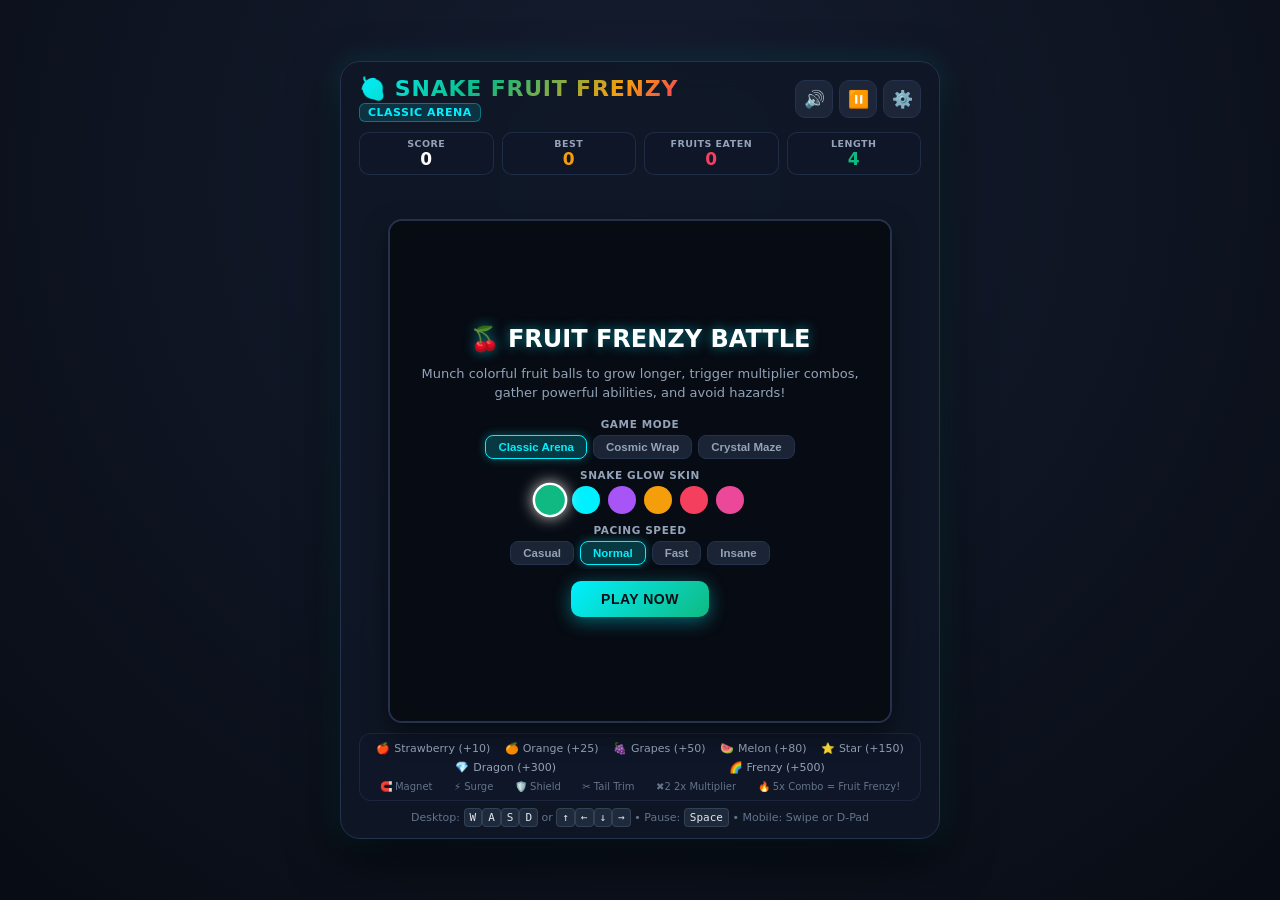
<file: Project1-Snake-Battle/version2/index.html>
<!DOCTYPE html>
<html lang="en">
<head>
  <meta charset="UTF-8" />
  <meta name="viewport" content="width=device-width, initial-scale=1.0, maximum-scale=1.0, user-scalable=no" />
  <title>Snake Fruit Frenzy - Glow Edition</title>
  <style>
    :root {
      --bg-dark: #0a0e17;
      --panel-bg: rgba(16, 24, 39, 0.85);
      --panel-border: #24324d;
      --accent-cyan: #00f0ff;
      --accent-green: #10b981;
      --accent-gold: #f59e0b;
      --accent-rose: #f43f5e;
      --accent-purple: #a855f7;
      --text-light: #f1f5f9;
      --text-muted: #94a3b8;
    }

    * {
      box-sizing: border-box;
      margin: 0;
      padding: 0;
      user-select: none;
      -webkit-user-select: none;
      touch-action: manipulation;
    }

    body {
      background: radial-gradient(circle at 50% 20%, #151d30 0%, #080c14 100%);
      color: var(--text-light);
      font-family: 'Segoe UI', system-ui, -apple-system, Roboto, sans-serif;
      min-height: 100vh;
      display: flex;
      flex-direction: column;
      align-items: center;
      justify-content: center;
      padding: 10px;
      overflow-x: hidden;
    }

    .game-wrapper {
      display: flex;
      flex-direction: column;
      align-items: center;
      gap: 10px;
      width: 100%;
      max-width: 600px;
      background: var(--panel-bg);
      border: 1px solid var(--panel-border);
      border-radius: 20px;
      padding: 14px 18px;
      box-shadow: 0 20px 50px rgba(0, 0, 0, 0.7), 0 0 30px rgba(0, 240, 255, 0.15);
      backdrop-filter: blur(14px);
    }

    /* Top Bar Header */
    .header {
      display: flex;
      justify-content: space-between;
      align-items: center;
      width: 100%;
    }

    .title-area {
      display: flex;
      flex-direction: column;
      gap: 2px;
    }

    .game-title {
      font-size: 22px;
      font-weight: 900;
      letter-spacing: 0.8px;
      background: linear-gradient(135deg, #00f0ff 0%, #10b981 40%, #f59e0b 80%, #f43f5e 100%);
      -webkit-background-clip: text;
      -webkit-text-fill-color: transparent;
      display: flex;
      align-items: center;
      gap: 8px;
    }

    .mode-badge {
      font-size: 11px;
      font-weight: 700;
      text-transform: uppercase;
      letter-spacing: 0.5px;
      color: var(--accent-cyan);
      background: rgba(0, 240, 255, 0.12);
      border: 1px solid rgba(0, 240, 255, 0.35);
      padding: 2px 8px;
      border-radius: 6px;
      display: inline-block;
      width: fit-content;
    }

    .header-buttons {
      display: flex;
      gap: 6px;
      align-items: center;
    }

    .btn-icon {
      background: rgba(30, 41, 59, 0.9);
      border: 1px solid var(--panel-border);
      color: var(--text-light);
      width: 38px;
      height: 38px;
      border-radius: 10px;
      font-size: 17px;
      display: flex;
      align-items: center;
      justify-content: center;
      cursor: pointer;
      transition: all 0.2s cubic-bezier(0.4, 0, 0.2, 1);
    }

    .btn-icon:hover {
      background: rgba(51, 65, 85, 0.9);
      border-color: var(--accent-cyan);
      transform: scale(1.08);
      box-shadow: 0 0 10px rgba(0, 240, 255, 0.3);
    }

    /* Scoreboard */
    .scoreboard {
      display: grid;
      grid-template-columns: repeat(4, 1fr);
      gap: 8px;
      width: 100%;
    }

    .stat-pill {
      background: rgba(15, 23, 42, 0.8);
      border: 1px solid rgba(36, 50, 77, 0.8);
      border-radius: 10px;
      padding: 5px 8px;
      display: flex;
      flex-direction: column;
      align-items: center;
      transition: border-color 0.2s;
    }

    .stat-pill:hover {
      border-color: rgba(0, 240, 255, 0.4);
    }

    .stat-name {
      font-size: 9.5px;
      color: var(--text-muted);
      text-transform: uppercase;
      font-weight: 700;
      letter-spacing: 0.5px;
    }

    .stat-number {
      font-size: 17px;
      font-weight: 800;
      color: #ffffff;
      font-feature-settings: "tnum";
    }

    /* Active Buffs & Combo Bar */
    .hud-ribbon {
      display: flex;
      justify-content: space-between;
      align-items: center;
      width: 100%;
      min-height: 24px;
      font-size: 12px;
      padding: 0 4px;
    }

    .buffs-container {
      display: flex;
      gap: 6px;
      flex-wrap: wrap;
    }

    .buff-chip {
      background: rgba(16, 24, 39, 0.9);
      border: 1px solid;
      border-radius: 16px;
      padding: 2px 8px;
      font-size: 11px;
      font-weight: 700;
      display: flex;
      align-items: center;
      gap: 4px;
      animation: pulseGlow 1.2s infinite ease-in-out;
    }

    @keyframes pulseGlow {
      0%, 100% { transform: scale(1); filter: brightness(1); }
      50% { transform: scale(1.04); filter: brightness(1.2); }
    }

    .combo-box {
      display: flex;
      align-items: center;
      gap: 6px;
      margin-left: auto;
      transition: opacity 0.25s;
    }

    .combo-text {
      font-size: 12px;
      font-weight: 800;
      color: var(--accent-gold);
      text-shadow: 0 0 8px rgba(245, 158, 11, 0.7);
    }

    .combo-bar-bg {
      width: 60px;
      height: 6px;
      background: rgba(255, 255, 255, 0.1);
      border-radius: 3px;
      overflow: hidden;
    }

    .combo-bar-fill {
      height: 100%;
      width: 0%;
      background: linear-gradient(90deg, #f59e0b, #f43f5e);
      transition: width 0.1s linear;
    }

    /* Canvas Screen & Overlays */
    .canvas-container {
      position: relative;
      border-radius: 14px;
      overflow: hidden;
      border: 2px solid #24324d;
      box-shadow: inset 0 0 25px rgba(0, 0, 0, 0.9), 0 10px 25px rgba(0, 0, 0, 0.5);
      background: #070a11;
    }

    canvas {
      display: block;
      background: transparent;
    }

    /* Overlay Windows */
    .modal-overlay {
      position: absolute;
      top: 0;
      left: 0;
      width: 100%;
      height: 100%;
      background: rgba(8, 12, 20, 0.93);
      display: flex;
      flex-direction: column;
      align-items: center;
      justify-content: center;
      gap: 12px;
      z-index: 30;
      backdrop-filter: blur(10px);
      padding: 16px;
      text-align: center;
      transition: opacity 0.2s ease, transform 0.2s ease;
    }

    .modal-overlay.hidden {
      opacity: 0;
      pointer-events: none;
      transform: scale(0.97);
    }

    .modal-overlay h2 {
      font-size: 24px;
      font-weight: 900;
      color: #ffffff;
      text-shadow: 0 0 12px rgba(0, 240, 255, 0.5);
    }

    .modal-overlay p {
      font-size: 13px;
      color: var(--text-muted);
      max-width: 440px;
      line-height: 1.45;
    }

    .config-scroll {
      display: flex;
      flex-direction: column;
      gap: 10px;
      width: 100%;
      max-width: 440px;
      max-height: 240px;
      overflow-y: auto;
      padding: 4px;
    }

    .config-scroll::-webkit-scrollbar {
      width: 5px;
    }
    .config-scroll::-webkit-scrollbar-thumb {
      background: var(--panel-border);
      border-radius: 3px;
    }

    .config-group {
      display: flex;
      flex-direction: column;
      align-items: center;
      gap: 5px;
    }

    .config-label {
      font-size: 10.5px;
      font-weight: 700;
      color: var(--text-muted);
      text-transform: uppercase;
      letter-spacing: 0.6px;
    }

    .pill-group {
      display: flex;
      gap: 6px;
      flex-wrap: wrap;
      justify-content: center;
    }

    .btn-pill {
      padding: 5px 12px;
      font-size: 11.5px;
      font-weight: 700;
      color: var(--text-muted);
      background: rgba(30, 41, 59, 0.85);
      border: 1px solid var(--panel-border);
      border-radius: 8px;
      cursor: pointer;
      transition: all 0.15s ease;
    }

    .btn-pill:hover {
      color: #ffffff;
      border-color: var(--accent-cyan);
    }

    .btn-pill.selected {
      background: rgba(0, 240, 255, 0.2);
      color: var(--accent-cyan);
      border-color: var(--accent-cyan);
      box-shadow: 0 0 10px rgba(0, 240, 255, 0.35);
    }

    .skin-swatches {
      display: flex;
      gap: 8px;
      justify-content: center;
      flex-wrap: wrap;
    }

    .skin-swatch {
      width: 28px;
      height: 28px;
      border-radius: 50%;
      cursor: pointer;
      border: 2px solid transparent;
      transition: transform 0.15s, border-color 0.15s;
    }

    .skin-swatch:hover {
      transform: scale(1.18);
    }

    .skin-swatch.selected {
      border-color: #ffffff;
      transform: scale(1.24);
      box-shadow: 0 0 12px rgba(255, 255, 255, 0.8);
    }

    .btn-primary {
      padding: 10px 30px;
      font-size: 14px;
      font-weight: 800;
      color: #080c14;
      background: linear-gradient(135deg, #00f0ff, #10b981);
      border: none;
      border-radius: 10px;
      cursor: pointer;
      box-shadow: 0 4px 18px rgba(0, 240, 255, 0.4);
      transition: all 0.15s ease;
      letter-spacing: 0.5px;
    }

    .btn-primary:hover {
      transform: translateY(-2px);
      box-shadow: 0 6px 24px rgba(0, 240, 255, 0.6);
    }

    .btn-primary:active {
      transform: translateY(1px);
    }

    /* Fruit Legend List */
    .fruit-legend {
      display: flex;
      flex-direction: column;
      gap: 4px;
      width: 100%;
      background: rgba(15, 23, 42, 0.6);
      border: 1px solid rgba(36, 50, 77, 0.6);
      border-radius: 12px;
      padding: 8px 12px;
      font-size: 11px;
    }

    .legend-grid {
      display: flex;
      justify-content: space-around;
      flex-wrap: wrap;
      gap: 6px;
      color: var(--text-muted);
    }

    .legend-item {
      display: flex;
      align-items: center;
      gap: 4px;
    }

    /* Mobile Virtual Touch D-Pad */
    .dpad-container {
      display: none;
      width: 100%;
      max-width: 320px;
      margin-top: 4px;
      justify-content: center;
    }

    @media (max-width: 768px) {
      .dpad-container {
        display: flex;
      }
    }

    .dpad-grid {
      display: grid;
      grid-template-columns: repeat(3, 56px);
      grid-template-rows: repeat(3, 56px);
      gap: 6px;
      justify-content: center;
      align-items: center;
    }

    .dpad-btn {
      background: rgba(30, 41, 59, 0.85);
      border: 1px solid var(--panel-border);
      border-radius: 14px;
      color: #ffffff;
      font-size: 20px;
      display: flex;
      align-items: center;
      justify-content: center;
      cursor: pointer;
      box-shadow: 0 4px 10px rgba(0, 0, 0, 0.4);
      transition: background 0.1s, transform 0.1s;
    }

    .dpad-btn:active {
      background: rgba(0, 240, 255, 0.4);
      transform: scale(0.92);
    }

    .dpad-btn.up { grid-column: 2; grid-row: 1; }
    .dpad-btn.left { grid-column: 1; grid-row: 2; }
    .dpad-btn.right { grid-column: 3; grid-row: 2; }
    .dpad-btn.down { grid-column: 2; grid-row: 3; }
    .dpad-btn.center {
      grid-column: 2;
      grid-row: 2;
      background: rgba(16, 24, 39, 0.5);
      border-radius: 50%;
      font-size: 13px;
      color: var(--text-muted);
    }

    /* Summary Stats Grid on Game Over */
    .gameover-stats {
      display: grid;
      grid-template-columns: repeat(3, 1fr);
      gap: 8px;
      width: 100%;
      max-width: 380px;
      background: rgba(15, 23, 42, 0.8);
      border: 1px solid var(--panel-border);
      border-radius: 12px;
      padding: 10px;
    }

    .stat-tile {
      display: flex;
      flex-direction: column;
      align-items: center;
    }

    .stat-tile-label {
      font-size: 9.5px;
      text-transform: uppercase;
      color: var(--text-muted);
      font-weight: 700;
    }

    .stat-tile-val {
      font-size: 16px;
      font-weight: 800;
      color: #ffffff;
    }

    .hints-footer {
      font-size: 11px;
      color: #64748b;
      text-align: center;
    }

    .kbd {
      padding: 2px 5px;
      background: #1e293b;
      border: 1px solid #334155;
      border-radius: 4px;
      font-family: monospace;
      color: #e2e8f0;
    }
  </style>
</head>
<body>

<div class="game-wrapper">
  <!-- Top Header -->
  <div class="header">
    <div class="title-area">
      <div class="game-title"><span>🍓</span> SNAKE FRUIT FRENZY</div>
      <div id="modeBadge" class="mode-badge">Classic Arena</div>
    </div>
    <div class="header-buttons">
      <button class="btn-icon" id="soundBtn" title="Toggle Sound">🔊</button>
      <button class="btn-icon" id="pauseBtn" title="Pause Game (Space)">⏸️</button>
      <button class="btn-icon" id="configBtn" title="Settings & Customization">⚙️</button>
    </div>
  </div>

  <!-- Score Board -->
  <div class="scoreboard">
    <div class="stat-pill">
      <span class="stat-name">Score</span>
      <span class="stat-number" id="scoreVal">0</span>
    </div>
    <div class="stat-pill">
      <span class="stat-name">Best</span>
      <span class="stat-number" id="highScoreVal" style="color: var(--accent-gold);">0</span>
    </div>
    <div class="stat-pill">
      <span class="stat-name">Fruits Eaten</span>
      <span class="stat-number" id="fruitsVal" style="color: var(--accent-rose);">0</span>
    </div>
    <div class="stat-pill">
      <span class="stat-name">Length</span>
      <span class="stat-number" id="lengthVal" style="color: var(--accent-green);">4</span>
    </div>
  </div>

  <!-- Active Buffs & Combo Progress Bar -->
  <div class="hud-ribbon">
    <div class="buffs-container" id="buffsContainer"></div>
    <div class="combo-box" id="comboBox" style="opacity: 0;">
      <span class="combo-text" id="comboText">COMBO x2</span>
      <div class="combo-bar-bg">
        <div class="combo-bar-fill" id="comboBarFill"></div>
      </div>
    </div>
  </div>

  <!-- Canvas Container with Overlays -->
  <div class="canvas-container">
    <canvas id="gameCanvas" width="500" height="500"></canvas>

    <!-- Start Overlay -->
    <div id="startModal" class="modal-overlay">
      <h2>🍒 FRUIT FRENZY BATTLE</h2>
      <p>Munch colorful fruit balls to grow longer, trigger multiplier combos, gather powerful abilities, and avoid hazards!</p>

      <div class="config-scroll">
        <div class="config-group">
          <span class="config-label">Game Mode</span>
          <div class="pill-group" id="modePickerStart"></div>
        </div>

        <div class="config-group">
          <span class="config-label">Snake Glow Skin</span>
          <div class="skin-swatches" id="skinPickerStart"></div>
        </div>

        <div class="config-group">
          <span class="config-label">Pacing Speed</span>
          <div class="pill-group" id="speedPickerStart"></div>
        </div>
      </div>

      <button class="btn-primary" id="startGameBtn">PLAY NOW</button>
    </div>

    <!-- Settings Overlay -->
    <div id="settingsModal" class="modal-overlay hidden" style="z-index: 50;">
      <h2>Settings & Skins</h2>
      <p>Customize your snake visuals, game modes, and movement speeds:</p>

      <div class="config-scroll">
        <div class="config-group">
          <span class="config-label">Game Mode</span>
          <div class="pill-group" id="modePickerSettings"></div>
        </div>

        <div class="config-group">
          <span class="config-label">Snake Glow Skin</span>
          <div class="skin-swatches" id="skinPickerSettings"></div>
        </div>

        <div class="config-group">
          <span class="config-label">Pacing Speed</span>
          <div class="pill-group" id="speedPickerSettings"></div>
        </div>
      </div>

      <button class="btn-primary" id="closeSettingsBtn">SAVE & RESUME</button>
    </div>

    <!-- Game Over Overlay -->
    <div id="gameOverModal" class="modal-overlay hidden">
      <h2 style="color: #f43f5e;" id="gameOverTitle">Game Over!</h2>
      <p id="gameOverMsg">You collided with an obstacle or wall.</p>

      <div class="gameover-stats">
        <div class="stat-tile">
          <span class="stat-tile-label">Final Score</span>
          <span class="stat-tile-val" id="resScore" style="color: var(--accent-cyan);">0</span>
        </div>
        <div class="stat-tile">
          <span class="stat-tile-label">Fruits Eaten</span>
          <span class="stat-tile-val" id="resFruits" style="color: var(--accent-rose);">0</span>
        </div>
        <div class="stat-tile">
          <span class="stat-tile-label">Max Length</span>
          <span class="stat-tile-val" id="resLength" style="color: var(--accent-green);">4</span>
        </div>
        <div class="stat-tile">
          <span class="stat-tile-label">Max Combo</span>
          <span class="stat-tile-val" id="resCombo" style="color: var(--accent-gold);">x1</span>
        </div>
        <div class="stat-tile">
          <span class="stat-tile-label">High Score</span>
          <span class="stat-tile-val" id="resHighScore" style="color: #ffffff;">0</span>
        </div>
        <div class="stat-tile">
          <span class="stat-tile-label">Game Mode</span>
          <span class="stat-tile-val" id="resMode" style="color: var(--accent-purple);">Classic</span>
        </div>
      </div>

      <button class="btn-primary" id="restartGameBtn">PLAY AGAIN</button>
    </div>
  </div>

  <!-- Fruit Legend & Power-up Bar -->
  <div class="fruit-legend">
    <div class="legend-grid">
      <div class="legend-item"><span style="color:#ff3b30">🍎</span> Strawberry (+10)</div>
      <div class="legend-item"><span style="color:#ff9500">🍊</span> Orange (+25)</div>
      <div class="legend-item"><span style="color:#af52de">🍇</span> Grapes (+50)</div>
      <div class="legend-item"><span style="color:#34c759">🍉</span> Melon (+80)</div>
      <div class="legend-item"><span style="color:#ffd60a">⭐</span> Star (+150)</div>
      <div class="legend-item"><span style="color:#00f0ff">💎</span> Dragon (+300)</div>
      <div class="legend-item"><span style="color:#ff2d55">🌈</span> Frenzy (+500)</div>
    </div>
    <div class="legend-grid" style="margin-top: 3px; font-size: 10px; color: #64748b;">
      <div class="legend-item">🧲 Magnet</div>
      <div class="legend-item">⚡ Surge</div>
      <div class="legend-item">🛡️ Shield</div>
      <div class="legend-item">✂️ Tail Trim</div>
      <div class="legend-item">✖️2 2x Multiplier</div>
      <div class="legend-item">🔥 5x Combo = Fruit Frenzy!</div>
    </div>
  </div>

  <!-- Mobile D-Pad Controls -->
  <div class="dpad-container">
    <div class="dpad-grid">
      <button class="dpad-btn up" id="dpadUp">▲</button>
      <button class="dpad-btn left" id="dpadLeft">◀</button>
      <div class="dpad-btn center">🕹️</div>
      <button class="dpad-btn right" id="dpadRight">▶</button>
      <button class="dpad-btn down" id="dpadDown">▼</button>
    </div>
  </div>

  <!-- Footer Info -->
  <div class="hints-footer">
    Desktop: <span class="kbd">W</span><span class="kbd">A</span><span class="kbd">S</span><span class="kbd">D</span> or <span class="kbd">↑</span><span class="kbd">←</span><span class="kbd">↓</span><span class="kbd">→</span> • Pause: <span class="kbd">Space</span> • Mobile: Swipe or D-Pad
  </div>
</div>

<script>
  // -----------------------------------------------------------------
  // Web Audio API Sound Synthesizer (Instant, offline, zero-dependency)
  // -----------------------------------------------------------------
  let audioCtx = null;
  let soundEnabled = true;

  function initAudio() {
    if (!audioCtx) {
      const AudioContext = window.AudioContext || window.webkitAudioContext;
      if (AudioContext) audioCtx = new AudioContext();
    }
    if (audioCtx && audioCtx.state === 'suspended') {
      audioCtx.resume();
    }
  }

  function playTone(freq, type = 'sine', duration = 0.1, gainVal = 0.15) {
    if (!soundEnabled) return;
    try {
      initAudio();
      if (!audioCtx) return;
      const osc = audioCtx.createOscillator();
      const gain = audioCtx.createGain();
      osc.type = type;
      osc.frequency.setValueAtTime(freq, audioCtx.currentTime);
      gain.gain.setValueAtTime(gainVal, audioCtx.currentTime);
      gain.gain.exponentialRampToValueAtTime(0.0001, audioCtx.currentTime + duration);
      osc.connect(gain);
      gain.connect(audioCtx.destination);
      osc.start();
      osc.stop(audioCtx.currentTime + duration);
    } catch (e) {}
  }

  function playEatSound(combo = 1) {
    if (!soundEnabled) return;
    try {
      initAudio();
      if (!audioCtx) return;
      const baseFreq = 380 + Math.min(600, combo * 70);
      const osc = audioCtx.createOscillator();
      const gain = audioCtx.createGain();
      osc.type = 'triangle';
      osc.frequency.setValueAtTime(baseFreq, audioCtx.currentTime);
      osc.frequency.exponentialRampToValueAtTime(baseFreq * 1.6, audioCtx.currentTime + 0.1);
      gain.gain.setValueAtTime(0.2, audioCtx.currentTime);
      gain.gain.exponentialRampToValueAtTime(0.001, audioCtx.currentTime + 0.1);
      osc.connect(gain);
      gain.connect(audioCtx.destination);
      osc.start();
      osc.stop(audioCtx.currentTime + 0.1);
    } catch (e) {}
  }

  function playPowerupSound() {
    if (!soundEnabled) return;
    try {
      initAudio();
      if (!audioCtx) return;
      const notes = [440, 554, 659, 880];
      notes.forEach((freq, idx) => {
        setTimeout(() => playTone(freq, 'sine', 0.15, 0.18), idx * 45);
      });
    } catch (e) {}
  }

  function playFrenzySound() {
    if (!soundEnabled) return;
    try {
      initAudio();
      if (!audioCtx) return;
      const notes = [523.25, 659.25, 783.99, 1046.50];
      notes.forEach((freq, idx) => {
        setTimeout(() => playTone(freq, 'triangle', 0.22, 0.2), idx * 60);
      });
    } catch (e) {}
  }

  function playGameOverSound() {
    if (!soundEnabled) return;
    try {
      initAudio();
      if (!audioCtx) return;
      const notes = [320, 260, 200, 140];
      notes.forEach((freq, idx) => {
        setTimeout(() => playTone(freq, 'sawtooth', 0.25, 0.15), idx * 80);
      });
    } catch (e) {}
  }

  // -----------------------------------------------------------------
  // Game Setup & Configurations
  // -----------------------------------------------------------------
  const canvas = document.getElementById('gameCanvas');
  const ctx = canvas.getContext('2d');

  const GRID_SIZE = 20;
  const TILE_COUNT = Math.floor(canvas.width / GRID_SIZE); // 25x25 grid

  // Skins Configuration
  const SNAKE_SKINS = [
    { name: 'Emerald Glow', head: '#10b981', glow: 'rgba(16, 185, 129, 0.8)', bodyR: 16, bodyG: 185, bodyB: 129 },
    { name: 'Cyber Neon', head: '#00f0ff', glow: 'rgba(0, 240, 255, 0.85)', bodyR: 0, bodyG: 200, bodyB: 240 },
    { name: 'Cosmic Violet', head: '#a855f7', glow: 'rgba(168, 85, 247, 0.85)', bodyR: 168, bodyG: 85, bodyB: 247 },
    { name: 'Solar Flare', head: '#f59e0b', glow: 'rgba(245, 158, 11, 0.85)', bodyR: 245, bodyG: 158, bodyB: 11 },
    { name: 'Ruby Blaze', head: '#f43f5e', glow: 'rgba(244, 63, 94, 0.85)', bodyR: 244, bodyG: 63, bodyB: 94 },
    { name: 'Candy Pop', head: '#ec4899', glow: 'rgba(236, 72, 153, 0.85)', bodyR: 236, bodyG: 72, bodyB: 153 }
  ];

  // Game Modes
  const GAME_MODES = [
    { id: 'classic', name: 'Classic Arena', desc: 'Standard solid boundary walls' },
    { id: 'wrap', name: 'Cosmic Wrap', desc: 'Pass through borders smoothly' },
    { id: 'maze', name: 'Crystal Maze', desc: 'Navigate dynamic crystal obstacles' }
  ];

  // Speeds
  const SPEED_LEVELS = [
    { name: 'Casual', baseMs: 140 },
    { name: 'Normal', baseMs: 105 },
    { name: 'Fast', baseMs: 80 },
    { name: 'Insane', baseMs: 55 }
  ];

  // Fruit Ball Configs
  const FRUITS_CATALOG = [
    { type: 'strawberry', name: 'Strawberry', color: '#ff3b30', glow: 'rgba(255, 59, 48, 0.8)', points: 10, grow: 1, weight: 40, icon: '🍎' },
    { type: 'orange', name: 'Orange', color: '#ff9500', glow: 'rgba(255, 149, 0, 0.8)', points: 25, grow: 1, weight: 26, icon: '🍊' },
    { type: 'grape', name: 'Grapes', color: '#af52de', glow: 'rgba(175, 82, 222, 0.85)', points: 50, grow: 2, weight: 16, icon: '🍇' },
    { type: 'watermelon', name: 'Watermelon', color: '#34c759', glow: 'rgba(52, 199, 89, 0.85)', points: 80, grow: 2, weight: 10, icon: '🍉' },
    { type: 'star', name: 'Star Fruit', color: '#ffd60a', glow: 'rgba(255, 214, 10, 0.9)', points: 150, grow: 3, weight: 6, icon: '⭐' },
    { type: 'dragon', name: 'Dragon Orb', color: '#00f0ff', glow: 'rgba(0, 240, 255, 0.95)', points: 300, grow: 4, weight: 3, icon: '💎', isRare: true },
    { type: 'rainbow', name: 'Frenzy Orb', color: '#ff2d55', glow: 'rgba(255, 45, 85, 1)', points: 500, grow: 5, weight: 1, icon: '🌈', isFrenzy: true }
  ];

  // Power-up Types
  const POWERUP_CATALOG = [
    { type: 'magnet', name: 'Magnet', icon: '🧲', color: '#00f0ff', duration: 7000 },
    { type: 'surge', name: 'Speed Surge', icon: '⚡', color: '#f59e0b', duration: 6000 },
    { type: 'shield', name: 'Energy Shield', icon: '🛡️', color: '#10b981', duration: 0 },
    { type: 'trim', name: 'Tail Trim', icon: '✂️', color: '#ec4899', instant: true },
    { type: 'double', name: '2x Score', icon: '✖️2', color: '#ffd60a', duration: 8000 }
  ];

  // State Variables
  let selectedSkin = SNAKE_SKINS[0];
  let selectedMode = GAME_MODES[0];
  let selectedSpeed = SPEED_LEVELS[1]; // Normal

  let snake = [];
  let direction = { x: 0, y: -1 };
  let nextDirection = { x: 0, y: -1 };
  let fruits = [];
  let powerups = [];
  let obstacles = [];
  let particles = [];
  let floatingTexts = [];

  let score = 0;
  let fruitsEatenCount = 0;
  let comboCount = 0;
  let maxCombo = 1;
  let lastFruitTime = 0;
  const COMBO_EXPIRY_MS = 3800;

  let activeShield = false;
  let activeBuffs = {}; // { type: expireTime }
  let frenzyActive = false;
  let frenzyEndTime = 0;

  let gameRunning = false;
  let isPaused = false;
  let gameLoopTimeout = null;

  // Local Storage High Score
  function getHighScore() {
    try {
      return parseInt(localStorage.getItem('snake_fruit_frenzy_high') || '0', 10) || 0;
    } catch (e) {
      return 0;
    }
  }

  function saveHighScore(val) {
    try {
      localStorage.setItem('snake_fruit_frenzy_high', val);
    } catch (e) {}
  }

  let highScore = getHighScore();

  // DOM Elements
  const scoreValEl = document.getElementById('scoreVal');
  const highScoreValEl = document.getElementById('highScoreVal');
  const fruitsValEl = document.getElementById('fruitsVal');
  const lengthValEl = document.getElementById('lengthVal');
  const modeBadgeEl = document.getElementById('modeBadge');
  const buffsContainer = document.getElementById('buffsContainer');
  const comboBox = document.getElementById('comboBox');
  const comboText = document.getElementById('comboText');
  const comboBarFill = document.getElementById('comboBarFill');

  const startModal = document.getElementById('startModal');
  const settingsModal = document.getElementById('settingsModal');
  const gameOverModal = document.getElementById('gameOverModal');
  const gameOverTitle = document.getElementById('gameOverTitle');
  const gameOverMsg = document.getElementById('gameOverMsg');

  const resScore = document.getElementById('resScore');
  const resFruits = document.getElementById('resFruits');
  const resLength = document.getElementById('resLength');
  const resCombo = document.getElementById('resCombo');
  const resHighScore = document.getElementById('resHighScore');
  const resMode = document.getElementById('resMode');

  const soundBtn = document.getElementById('soundBtn');
  const pauseBtn = document.getElementById('pauseBtn');
  const configBtn = document.getElementById('configBtn');
  const startGameBtn = document.getElementById('startGameBtn');
  const restartGameBtn = document.getElementById('restartGameBtn');
  const closeSettingsBtn = document.getElementById('closeSettingsBtn');

  const modePickerStart = document.getElementById('modePickerStart');
  const modePickerSettings = document.getElementById('modePickerSettings');
  const skinPickerStart = document.getElementById('skinPickerStart');
  const skinPickerSettings = document.getElementById('skinPickerSettings');
  const speedPickerStart = document.getElementById('speedPickerStart');
  const speedPickerSettings = document.getElementById('speedPickerSettings');

  highScoreValEl.innerText = highScore;

  // -----------------------------------------------------------------
  // UI Rendering & Config Handlers
  // -----------------------------------------------------------------
  function renderConfigOptions() {
    // Mode options
    [modePickerStart, modePickerSettings].forEach(container => {
      if (!container) return;
      container.innerHTML = '';
      GAME_MODES.forEach(mode => {
        const btn = document.createElement('button');
        btn.className = 'btn-pill' + (mode.id === selectedMode.id ? ' selected' : '');
        btn.innerText = mode.name;
        btn.title = mode.desc;
        btn.type = 'button';
        btn.onclick = () => {
          selectedMode = mode;
          modeBadgeEl.innerText = mode.name;
          renderConfigOptions();
        };
        container.appendChild(btn);
      });
    });

    // Skin options
    [skinPickerStart, skinPickerSettings].forEach(container => {
      if (!container) return;
      container.innerHTML = '';
      SNAKE_SKINS.forEach(skin => {
        const swatch = document.createElement('div');
        swatch.className = 'skin-swatch' + (skin === selectedSkin ? ' selected' : '');
        swatch.style.background = skin.head;
        swatch.title = skin.name;
        swatch.onclick = () => {
          selectedSkin = skin;
          renderConfigOptions();
        };
        container.appendChild(swatch);
      });
    });

    // Speed options
    [speedPickerStart, speedPickerSettings].forEach(container => {
      if (!container) return;
      container.innerHTML = '';
      SPEED_LEVELS.forEach(speed => {
        const btn = document.createElement('button');
        btn.className = 'btn-pill' + (speed.name === selectedSpeed.name ? ' selected' : '');
        btn.innerText = speed.name;
        btn.type = 'button';
        btn.onclick = () => {
          selectedSpeed = speed;
          renderConfigOptions();
        };
        container.appendChild(btn);
      });
    });
  }

  renderConfigOptions();

  // Sound Toggle
  soundBtn.addEventListener('click', () => {
    initAudio();
    soundEnabled = !soundEnabled;
    soundBtn.innerText = soundEnabled ? '🔊' : '🔇';
    soundBtn.title = soundEnabled ? 'Mute Sound' : 'Unmute Sound';
  });

  // Pause Toggle
  pauseBtn.addEventListener('click', togglePause);

  function togglePause() {
    if (!gameRunning) return;
    isPaused = !isPaused;
    pauseBtn.innerText = isPaused ? '▶️' : '⏸️';
    if (!isPaused) scheduleGameTick();
  }

  // Settings Modal Controls
  configBtn.addEventListener('click', () => {
    if (gameRunning) isPaused = true;
    renderConfigOptions();
    settingsModal.classList.remove('hidden');
  });

  closeSettingsBtn.addEventListener('click', () => {
    settingsModal.classList.add('hidden');
    if (gameRunning) {
      isPaused = false;
      scheduleGameTick();
    }
  });

  // -----------------------------------------------------------------
  // Game Logic & Initializer
  // -----------------------------------------------------------------
  function initGame() {
    initAudio();
    const mid = Math.floor(TILE_COUNT / 2);
    snake = [
      { x: mid, y: mid },
      { x: mid, y: mid + 1 },
      { x: mid, y: mid + 2 },
      { x: mid, y: mid + 3 }
    ];
    direction = { x: 0, y: -1 };
    nextDirection = { x: 0, y: -1 };
    score = 0;
    fruitsEatenCount = 0;
    comboCount = 0;
    maxCombo = 1;
    activeShield = false;
    activeBuffs = {};
    frenzyActive = false;
    frenzyEndTime = 0;

    fruits = [];
    powerups = [];
    particles = [];
    floatingTexts = [];
    obstacles = [];

    scoreValEl.innerText = '0';
    fruitsValEl.innerText = '0';
    lengthValEl.innerText = snake.length;
    modeBadgeEl.innerText = selectedMode.name;

    // Generate maze obstacles if mode is maze
    if (selectedMode.id === 'maze') {
      generateMazeObstacles();
    }

    // Spawn starting fruit balls
    for (let i = 0; i < 4; i++) {
      spawnFruit();
    }

    startModal.classList.add('hidden');
    settingsModal.classList.add('hidden');
    gameOverModal.classList.add('hidden');

    gameRunning = true;
    isPaused = false;
    pauseBtn.innerText = '⏸️';

    updateBuffsUI();
    if (gameLoopTimeout) clearTimeout(gameLoopTimeout);
    scheduleGameTick();
    requestAnimationFrame(renderLoop);
  }

  function generateMazeObstacles() {
    obstacles = [];
    const obstacleCount = 10;
    let attempts = 0;
    while (obstacles.length < obstacleCount && attempts < 200) {
      attempts++;
      const ox = Math.floor(Math.random() * (TILE_COUNT - 4)) + 2;
      const oy = Math.floor(Math.random() * (TILE_COUNT - 4)) + 2;
      // Keep clear of center
      if (Math.abs(ox - Math.floor(TILE_COUNT / 2)) < 3 && Math.abs(oy - Math.floor(TILE_COUNT / 2)) < 3) continue;
      if (obstacles.some(o => o.x === ox && o.y === oy)) continue;
      obstacles.push({ x: ox, y: oy });
    }
  }

  function getTickDelay() {
    let delay = selectedSpeed.baseMs;
    // Pacing speeds up slightly with length
    const speedBonus = Math.min(25, Math.floor(snake.length / 5) * 2);
    delay = Math.max(35, delay - speedBonus);

    const now = Date.now();
    if (activeBuffs.surge && activeBuffs.surge > now) {
      delay = Math.max(30, Math.floor(delay * 0.65));
    }
    return delay;
  }

  function scheduleGameTick() {
    if (!gameRunning || isPaused) return;
    if (gameLoopTimeout) clearTimeout(gameLoopTimeout);
    gameLoopTimeout = setTimeout(() => {
      gameTick();
      scheduleGameTick();
    }, getTickDelay());
  }

  function isCellBlocked(x, y) {
    if (snake.some(s => s.x === x && s.y === y)) return true;
    if (obstacles.some(o => o.x === x && o.y === y)) return true;
    if (fruits.some(f => f.x === x && f.y === y)) return true;
    if (powerups.some(p => p.x === x && p.y === y)) return true;
    return false;
  }

  function pickRandomFruit() {
    const totalWeight = FRUITS_CATALOG.reduce((acc, f) => acc + f.weight, 0);
    let rand = Math.random() * totalWeight;
    for (const fruit of FRUITS_CATALOG) {
      if (rand < fruit.weight) return fruit;
      rand -= fruit.weight;
    }
    return FRUITS_CATALOG[0];
  }

  function spawnFruit(forcedFruit = null) {
    let pos;
    let attempts = 0;
    while (attempts < 150) {
      pos = {
        x: Math.floor(Math.random() * TILE_COUNT),
        y: Math.floor(Math.random() * TILE_COUNT)
      };
      if (!isCellBlocked(pos.x, pos.y)) break;
      attempts++;
    }
    const fruitType = forcedFruit || pickRandomFruit();
    fruits.push({
      ...pos,
      ...fruitType,
      pulse: Math.random() * Math.PI,
      pulseSpeed: 0.06 + Math.random() * 0.04
    });
  }

  function spawnPowerup() {
    if (powerups.length >= 2) return;
    let pos;
    let attempts = 0;
    while (attempts < 150) {
      pos = {
        x: Math.floor(Math.random() * TILE_COUNT),
        y: Math.floor(Math.random() * TILE_COUNT)
      };
      if (!isCellBlocked(pos.x, pos.y)) break;
      attempts++;
    }
    const pType = POWERUP_CATALOG[Math.floor(Math.random() * POWERUP_CATALOG.length)];
    powerups.push({
      ...pos,
      ...pType,
      pulse: 0,
      createdAt: Date.now(),
      lifetime: 14000
    });
  }

  function addFloatingText(text, x, y, color = '#ffffff') {
    floatingTexts.push({
      text,
      x: (x + 0.5) * GRID_SIZE,
      y: (y + 0.5) * GRID_SIZE,
      color,
      alpha: 1,
      vy: -0.8
    });
  }

  function createParticles(x, y, color, count = 15, speed = 1) {
    for (let i = 0; i < count; i++) {
      const angle = Math.random() * Math.PI * 2;
      const spd = (1 + Math.random() * 3.5) * speed;
      particles.push({
        x: (x + 0.5) * GRID_SIZE,
        y: (y + 0.5) * GRID_SIZE,
        vx: Math.cos(angle) * spd,
        vy: Math.sin(angle) * spd,
        color,
        alpha: 1,
        size: 2 + Math.random() * 3,
        decay: 0.02 + Math.random() * 0.03
      });
    }
  }

  function activatePowerup(p) {
    const now = Date.now();
    playPowerupSound();
    if (p.type === 'shield') {
      activeShield = true;
      addFloatingText('🛡️ SHIELD READY!', p.x, p.y, p.color);
    } else if (p.type === 'trim') {
      // Trim 25% of tail
      const trimAmount = Math.max(1, Math.floor(snake.length * 0.25));
      for (let i = 0; i < trimAmount && snake.length > 3; i++) {
        snake.pop();
      }
      lengthValEl.innerText = snake.length;
      addFloatingText(`✂️ TRIMMED -${trimAmount} TAIL!`, p.x, p.y, p.color);
    } else {
      activeBuffs[p.type] = now + p.duration;
      addFloatingText(`${p.icon} ${p.name.toUpperCase()}!`, p.x, p.y, p.color);
    }
    createParticles(p.x, p.y, p.color, 24, 1.5);
    updateBuffsUI();
  }

  function updateBuffsUI() {
    buffsContainer.innerHTML = '';
    const now = Date.now();

    if (activeShield) {
      const chip = document.createElement('div');
      chip.className = 'buff-chip';
      chip.style.borderColor = '#10b981';
      chip.style.color = '#10b981';
      chip.innerHTML = '🛡️ Shield Active';
      buffsContainer.appendChild(chip);
    }

    if (frenzyActive && frenzyEndTime > now) {
      const chip = document.createElement('div');
      chip.className = 'buff-chip';
      chip.style.borderColor = '#ff2d55';
      chip.style.color = '#ff2d55';
      chip.innerHTML = `🔥 Frenzy: ${((frenzyEndTime - now) / 1000).toFixed(1)}s`;
      buffsContainer.appendChild(chip);
    }

    Object.keys(activeBuffs).forEach(type => {
      const remaining = activeBuffs[type] - now;
      if (remaining > 0) {
        const conf = POWERUP_CATALOG.find(p => p.type === type);
        if (!conf) return;
        const chip = document.createElement('div');
        chip.className = 'buff-chip';
        chip.style.borderColor = conf.color;
        chip.style.color = conf.color;
        chip.innerHTML = `${conf.icon} ${(remaining / 1000).toFixed(1)}s`;
        buffsContainer.appendChild(chip);
      } else {
        delete activeBuffs[type];
      }
    });
  }

  function triggerFruitFrenzy() {
    frenzyActive = true;
    frenzyEndTime = Date.now() + 8000;
    playFrenzySound();
    addFloatingText('🔥 FRUIT FRENZY ACTIVATED!', snake[0].x, snake[0].y, '#ff2d55');
    // Spawn 5 extra fruit balls immediately
    for (let i = 0; i < 5; i++) {
      spawnFruit();
    }
  }

  function handleMagnet() {
    const head = snake[0];
    fruits.forEach(f => {
      const dx = head.x - f.x;
      const dy = head.y - f.y;
      const dist = Math.hypot(dx, dy);
      if (dist > 0 && dist < 6.5) {
        if (Math.abs(dx) > Math.abs(dy)) {
          f.x += Math.sign(dx);
        } else {
          f.y += Math.sign(dy);
        }
      }
    });
  }

  // -----------------------------------------------------------------
  // Main Game Tick
  // -----------------------------------------------------------------
  function gameTick() {
    if (!gameRunning || isPaused) return;

    const now = Date.now();

    // Check frenzy status
    if (frenzyActive && now > frenzyEndTime) {
      frenzyActive = false;
    }

    // Direction update
    direction = { ...nextDirection };
    let headX = snake[0].x + direction.x;
    let headY = snake[0].y + direction.y;

    // Boundary Handling
    if (selectedMode.id === 'wrap') {
      if (headX < 0) headX = TILE_COUNT - 1;
      else if (headX >= TILE_COUNT) headX = 0;
      if (headY < 0) headY = TILE_COUNT - 1;
      else if (headY >= TILE_COUNT) headY = 0;
    }

    const hitWall = headX < 0 || headX >= TILE_COUNT || headY < 0 || headY >= TILE_COUNT;
    const hitSelf = snake.slice(0, -1).some(seg => seg.x === headX && seg.y === headY);
    const hitObstacleIdx = obstacles.findIndex(o => o.x === headX && o.y === headY);

    if (hitWall || hitSelf || hitObstacleIdx !== -1) {
      if (activeShield) {
        activeShield = false;
        createParticles(Math.max(0, Math.min(TILE_COUNT - 1, headX)), Math.max(0, Math.min(TILE_COUNT - 1, headY)), '#10b981', 25, 2);
        addFloatingText('🛡️ SHIELD BLOCKED CRASH!', snake[0].x, snake[0].y, '#10b981');
        if (hitObstacleIdx !== -1) {
          obstacles.splice(hitObstacleIdx, 1);
        }
        updateBuffsUI();
      } else {
        const msg = hitWall ? 'You smashed into the perimeter wall!' :
                    hitSelf ? 'You ran into your own glowing tail!' : 'You crashed into a solid crystal obstacle!';
        return triggerGameOver('Collision Crash!', msg);
      }
    } else {
      snake.unshift({ x: headX, y: headY });
    }

    // Magnet Pull
    if (activeBuffs.magnet && activeBuffs.magnet > now) {
      handleMagnet();
    }

    // Power-up check
    const pIdx = powerups.findIndex(p => p.x === headX && p.y === headY);
    if (pIdx !== -1) {
      const p = powerups[pIdx];
      activatePowerup(p);
      powerups.splice(pIdx, 1);
    }

    // Fruit Eating Check
    const eatenFruitIdx = fruits.findIndex(f => f.x === headX && f.y === headY);
    if (eatenFruitIdx !== -1) {
      const eaten = fruits[eatenFruitIdx];
      fruitsEatenCount++;
      fruitsValEl.innerText = fruitsEatenCount;

      // Combo System
      if (now - lastFruitTime < COMBO_EXPIRY_MS) {
        comboCount++;
      } else {
        comboCount = 1;
      }
      lastFruitTime = now;
      if (comboCount > maxCombo) maxCombo = comboCount;

      playEatSound(comboCount);

      // Trigger Fruit Frenzy on 5x Combo
      if (comboCount >= 5 && !frenzyActive) {
        triggerFruitFrenzy();
      }

      // Combo HUD update
      if (comboCount >= 2) {
        comboBox.style.opacity = '1';
        comboText.innerText = `COMBO x${comboCount}!`;
        comboBarFill.style.width = '100%';
      }

      // Calculate score with combo and buff multipliers
      let multiplier = 1;
      if (comboCount >= 2) multiplier += (comboCount - 1) * 0.5;
      if (activeBuffs.double && activeBuffs.double > now) multiplier *= 2;
      if (frenzyActive) multiplier *= 1.5;

      const earnedScore = Math.round(eaten.points * multiplier);
      score += earnedScore;
      scoreValEl.innerText = score;

      if (eaten.isFrenzy) {
        triggerFruitFrenzy();
      }

      createParticles(eaten.x, eaten.y, eaten.color, eaten.isRare || eaten.isFrenzy ? 30 : 16);
      addFloatingText(`+${earnedScore}`, eaten.x, eaten.y, eaten.color);

      fruits.splice(eatenFruitIdx, 1);

      // Snake Growth
      let extraGrow = eaten.grow - 1;
      while (extraGrow > 0) {
        snake.push({ ...snake[snake.length - 1] });
        extraGrow--;
      }
      lengthValEl.innerText = snake.length;

      // Respawn fruit
      const minFruit = frenzyActive ? 7 : 3;
      while (fruits.length < minFruit) {
        spawnFruit();
      }

      // Chance to spawn power-up
      if (Math.random() < 0.25) {
        spawnPowerup();
      }
    } else {
      // Normal step: remove tail segment
      if (snake.length > 1) {
        snake.pop();
      }
    }

    // Clean expired powerups
    for (let i = powerups.length - 1; i >= 0; i--) {
      if (now - powerups[i].createdAt > powerups[i].lifetime) {
        powerups.splice(i, 1);
      }
    }

    updateBuffsUI();
  }

  function triggerGameOver(title, msg) {
    gameRunning = false;
    if (gameLoopTimeout) clearTimeout(gameLoopTimeout);
    playGameOverSound();

    if (score > highScore) {
      highScore = score;
      saveHighScore(highScore);
      highScoreValEl.innerText = highScore;
    }

    gameOverTitle.innerText = title;
    gameOverMsg.innerText = msg;

    resScore.innerText = score;
    resFruits.innerText = fruitsEatenCount;
    resLength.innerText = snake.length;
    resCombo.innerText = `x${maxCombo}`;
    resHighScore.innerText = highScore;
    resMode.innerText = selectedMode.name;

    gameOverModal.classList.remove('hidden');
  }

  // -----------------------------------------------------------------
  // Canvas Rendering (Smooth 60 FPS)
  // -----------------------------------------------------------------
  function drawGridBackground() {
    ctx.strokeStyle = 'rgba(36, 50, 77, 0.25)';
    ctx.lineWidth = 1;
    for (let i = 0; i <= canvas.width; i += GRID_SIZE) {
      ctx.beginPath();
      ctx.moveTo(i, 0);
      ctx.lineTo(i, canvas.height);
      ctx.stroke();

      ctx.beginPath();
      ctx.moveTo(0, i);
      ctx.lineTo(canvas.width, i);
      ctx.stroke();
    }
  }

  function renderLoop() {
    // Clear & background
    ctx.fillStyle = frenzyActive ? '#120818' : '#070a11';
    ctx.fillRect(0, 0, canvas.width, canvas.height);
    drawGridBackground();

    const now = Date.now();

    // Combo bar timer decay
    if (comboCount >= 2) {
      const elapsed = now - lastFruitTime;
      const pct = Math.max(0, 1 - (elapsed / COMBO_EXPIRY_MS));
      comboBarFill.style.width = (pct * 100) + '%';
      if (pct <= 0) {
        comboCount = 0;
        comboBox.style.opacity = '0';
      }
    }

    // Draw Obstacles
    obstacles.forEach(o => {
      const x = o.x * GRID_SIZE;
      const y = o.y * GRID_SIZE;
      ctx.save();
      ctx.fillStyle = '#6366f1';
      ctx.shadowColor = 'rgba(99, 102, 241, 0.7)';
      ctx.shadowBlur = 10;
      ctx.beginPath();
      ctx.roundRect(x + 2, y + 2, GRID_SIZE - 4, GRID_SIZE - 4, 4);
      ctx.fill();

      ctx.strokeStyle = '#a5b4fc';
      ctx.lineWidth = 1.5;
      ctx.strokeRect(x + 4, y + 4, GRID_SIZE - 8, GRID_SIZE - 8);
      ctx.restore();
    });

    // Draw Power-ups
    powerups.forEach(p => {
      p.pulse += 0.08;
      const cx = p.x * GRID_SIZE + GRID_SIZE / 2;
      const cy = p.y * GRID_SIZE + GRID_SIZE / 2;
      const r = (GRID_SIZE / 2 - 2) + Math.sin(p.pulse) * 2;

      ctx.save();
      ctx.shadowColor = p.color;
      ctx.shadowBlur = 14;
      ctx.fillStyle = p.color;
      ctx.beginPath();
      ctx.arc(cx, cy, r, 0, Math.PI * 2);
      ctx.fill();

      // Symbol
      ctx.font = '11px sans-serif';
      ctx.textAlign = 'center';
      ctx.textBaseline = 'middle';
      ctx.fillText(p.icon, cx, cy + 1);
      ctx.restore();
    });

    // Draw Fruit Balls
    fruits.forEach(f => {
      f.pulse += f.pulseSpeed || 0.06;
      const cx = f.x * GRID_SIZE + GRID_SIZE / 2;
      const cy = f.y * GRID_SIZE + GRID_SIZE / 2;
      const r = (GRID_SIZE / 2 - 2) + Math.sin(f.pulse) * 1.8;

      ctx.save();
      ctx.shadowColor = f.glow;
      ctx.shadowBlur = f.isRare || f.isFrenzy ? 18 : 10;
      ctx.fillStyle = f.color;
      ctx.beginPath();
      ctx.arc(cx, cy, r, 0, Math.PI * 2);
      ctx.fill();

      // Shiny highlight glint
      ctx.fillStyle = 'rgba(255, 255, 255, 0.6)';
      ctx.beginPath();
      ctx.arc(cx - r * 0.35, cy - r * 0.35, r * 0.3, 0, Math.PI * 2);
      ctx.fill();

      // Little leaf on fruits
      if (f.type === 'strawberry' || f.type === 'orange' || f.type === 'watermelon') {
        ctx.fillStyle = '#22c55e';
        ctx.beginPath();
        ctx.arc(cx, cy - r + 1, 2, 0, Math.PI * 2);
        ctx.fill();
      }
      ctx.restore();
    });

    // Draw Snake
    if (snake.length > 0) {
      // Shield aura
      if (activeShield) {
        const head = snake[0];
        ctx.save();
        ctx.strokeStyle = '#10b981';
        ctx.shadowColor = 'rgba(16, 185, 129, 0.9)';
        ctx.shadowBlur = 18;
        ctx.lineWidth = 2.5;
        ctx.beginPath();
        ctx.arc((head.x + 0.5) * GRID_SIZE, (head.y + 0.5) * GRID_SIZE, GRID_SIZE * 0.85, 0, Math.PI * 2);
        ctx.stroke();
        ctx.restore();
      }

      snake.forEach((seg, idx) => {
        const x = seg.x * GRID_SIZE;
        const y = seg.y * GRID_SIZE;
        const isHead = idx === 0;

        ctx.save();
        if (isHead) {
          ctx.fillStyle = selectedSkin.head;
          ctx.shadowColor = selectedSkin.glow;
          ctx.shadowBlur = 14;
          ctx.beginPath();
          ctx.roundRect(x + 1, y + 1, GRID_SIZE - 2, GRID_SIZE - 2, 6);
          ctx.fill();

          // Eyes
          ctx.fillStyle = '#080c14';
          const eyeSize = 3.5;
          let e1 = { x: x + 4, y: y + 4 };
          let e2 = { x: x + GRID_SIZE - 7.5, y: y + 4 };

          if (direction.x === 1) {
            e1 = { x: x + GRID_SIZE - 6, y: y + 4 };
            e2 = { x: x + GRID_SIZE - 6, y: y + GRID_SIZE - 7.5 };
          } else if (direction.x === -1) {
            e1 = { x: x + 3, y: y + 4 };
            e2 = { x: x + 3, y: y + GRID_SIZE - 7.5 };
          } else if (direction.y === 1) {
            e1 = { x: x + 4, y: y + GRID_SIZE - 6 };
            e2 = { x: x + GRID_SIZE - 7.5, y: y + GRID_SIZE - 6 };
          }

          ctx.fillRect(e1.x, e1.y, eyeSize, eyeSize);
          ctx.fillRect(e2.x, e2.y, eyeSize, eyeSize);

          // Tongue flick
          if (Math.floor(Date.now() / 250) % 2 === 0) {
            ctx.fillStyle = '#f43f5e';
            const cx = x + GRID_SIZE / 2;
            const cy = y + GRID_SIZE / 2;
            ctx.fillRect(cx + direction.x * 9 - 1, cy + direction.y * 9 - 1, 2.5, 2.5);
          }
        } else {
          // Body segment gradient
          const ratio = 1 - (idx / snake.length) * 0.45;
          ctx.fillStyle = `rgb(${Math.floor(selectedSkin.bodyR * ratio)}, ${Math.floor(selectedSkin.bodyG * ratio)}, ${Math.floor(selectedSkin.bodyB * ratio)})`;
          ctx.shadowColor = `rgba(${selectedSkin.bodyR}, ${selectedSkin.bodyG}, ${selectedSkin.bodyB}, 0.25)`;
          ctx.shadowBlur = 4;
          ctx.beginPath();
          ctx.roundRect(x + 2, y + 2, GRID_SIZE - 4, GRID_SIZE - 4, 4);
          ctx.fill();
        }
        ctx.restore();
      });
    }

    // Particles
    for (let i = particles.length - 1; i >= 0; i--) {
      const p = particles[i];
      p.x += p.vx;
      p.y += p.vy;
      p.alpha -= p.decay;

      if (p.alpha <= 0) {
        particles.splice(i, 1);
        continue;
      }

      ctx.save();
      ctx.globalAlpha = p.alpha;
      ctx.fillStyle = p.color;
      ctx.beginPath();
      ctx.arc(p.x, p.y, p.size, 0, Math.PI * 2);
      ctx.fill();
      ctx.restore();
    }

    // Floating Text
    for (let i = floatingTexts.length - 1; i >= 0; i--) {
      const ft = floatingTexts[i];
      ft.y += ft.vy;
      ft.alpha -= 0.02;

      if (ft.alpha <= 0) {
        floatingTexts.splice(i, 1);
        continue;
      }

      ctx.save();
      ctx.globalAlpha = ft.alpha;
      ctx.fillStyle = ft.color;
      ctx.font = 'bold 13px system-ui, sans-serif';
      ctx.textAlign = 'center';
      ctx.shadowColor = ft.color;
      ctx.shadowBlur = 6;
      ctx.fillText(ft.text, ft.x, ft.y);
      ctx.restore();
    }

    // Paused Overlay
    if (isPaused && gameRunning && settingsModal.classList.contains('hidden')) {
      ctx.save();
      ctx.fillStyle = 'rgba(7, 10, 17, 0.65)';
      ctx.fillRect(0, 0, canvas.width, canvas.height);
      ctx.fillStyle = '#00f0ff';
      ctx.font = 'bold 22px system-ui, sans-serif';
      ctx.textAlign = 'center';
      ctx.shadowColor = '#00f0ff';
      ctx.shadowBlur = 12;
      ctx.fillText('⏸️ GAME PAUSED', canvas.width / 2, canvas.height / 2 - 6);
      ctx.fillStyle = '#94a3b8';
      ctx.font = '12px system-ui, sans-serif';
      ctx.shadowBlur = 0;
      ctx.fillText('Press SPACE or Resume to continue', canvas.width / 2, canvas.height / 2 + 18);
      ctx.restore();
    }

    requestAnimationFrame(renderLoop);
  }

  // -----------------------------------------------------------------
  // Input Listeners (Keyboard + Swipe + D-Pad)
  // -----------------------------------------------------------------
  function handleDirectionInput(dx, dy) {
    if (!gameRunning || isPaused) return;
    // Disallow 180-degree immediate reversal
    if (dx !== 0 && direction.x !== 0) return;
    if (dy !== 0 && direction.y !== 0) return;
    nextDirection = { x: dx, y: dy };
  }

  window.addEventListener('keydown', e => {
    const key = e.key.toLowerCase();
    if (key === ' ' || e.code === 'Space') {
      e.preventDefault();
      togglePause();
      return;
    }

    if (['arrowup', 'arrowdown', 'arrowleft', 'arrowright', 'w', 's', 'a', 'd'].includes(key)) {
      e.preventDefault();
    }

    if (key === 'arrowup' || key === 'w') handleDirectionInput(0, -1);
    else if (key === 'arrowdown' || key === 's') handleDirectionInput(0, 1);
    else if (key === 'arrowleft' || key === 'a') handleDirectionInput(-1, 0);
    else if (key === 'arrowright' || key === 'd') handleDirectionInput(1, 0);
  });

  // Mobile D-Pad Buttons
  document.getElementById('dpadUp').addEventListener('click', () => handleDirectionInput(0, -1));
  document.getElementById('dpadDown').addEventListener('click', () => handleDirectionInput(0, 1));
  document.getElementById('dpadLeft').addEventListener('click', () => handleDirectionInput(-1, 0));
  document.getElementById('dpadRight').addEventListener('click', () => handleDirectionInput(1, 0));

  // Touch / Swipe Gestures on Canvas
  let touchStartX = 0;
  let touchStartY = 0;

  canvas.addEventListener('touchstart', e => {
    touchStartX = e.changedTouches[0].screenX;
    touchStartY = e.changedTouches[0].screenY;
  }, { passive: true });

  canvas.addEventListener('touchend', e => {
    const touchEndX = e.changedTouches[0].screenX;
    const touchEndY = e.changedTouches[0].screenY;
    const dx = touchEndX - touchStartX;
    const dy = touchEndY - touchStartY;
    if (Math.hypot(dx, dy) < 25) return; // Minimum swipe distance

    if (Math.abs(dx) > Math.abs(dy)) {
      handleDirectionInput(dx > 0 ? 1 : -1, 0);
    } else {
      handleDirectionInput(0, dy > 0 ? 1 : -1);
    }
  }, { passive: true });

  startGameBtn.addEventListener('click', initGame);
  restartGameBtn.addEventListener('click', initGame);
</script>
</body>
</html>
</file>
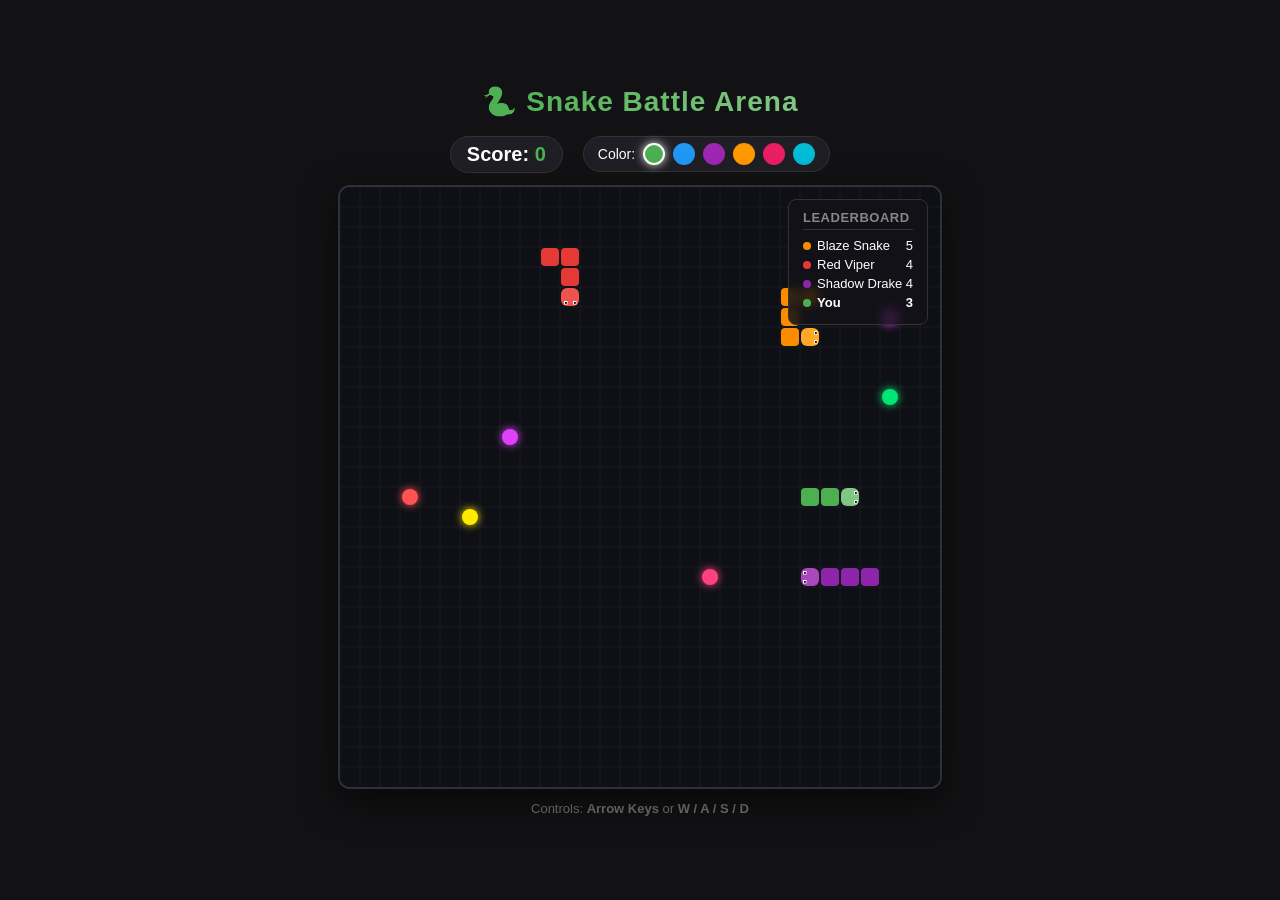
<file: Project1-Snake-Battle/version3/index.html>
<!DOCTYPE html>
<html lang="en">
<head>
    <meta charset="UTF-8">
    <meta name="viewport" content="width=device-width, initial-scale=1.0">
    <title>Snake Battle Arena</title>
    <style>
        * {
            box-sizing: border-box;
        }

        body {
            display: flex;
            flex-direction: column;
            align-items: center;
            justify-content: center;
            min-height: 100vh;
            margin: 0;
            background-color: #121214;
            color: #ffffff;
            font-family: 'Segoe UI', Tahoma, Geneva, Verdana, sans-serif;
            user-select: none;
        }

        .header {
            text-align: center;
            margin-bottom: 12px;
        }

        .title {
            font-size: 28px;
            font-weight: 800;
            letter-spacing: 1px;
            margin: 0 0 6px 0;
            background: linear-gradient(90deg, #4CAF50, #81C784);
            -webkit-background-clip: text;
            -webkit-text-fill-color: transparent;
        }

        #top-bar {
            display: flex;
            align-items: center;
            gap: 20px;
            margin-bottom: 12px;
        }

        #score-board {
            font-size: 20px;
            font-weight: bold;
            background: #1e1e24;
            padding: 6px 16px;
            border-radius: 20px;
            border: 1px solid #333;
        }

        #score-board span {
            color: #4CAF50;
        }

        #color-picker-container {
            display: flex;
            align-items: center;
            gap: 8px;
            font-size: 14px;
            background: #1e1e24;
            padding: 6px 14px;
            border-radius: 20px;
            border: 1px solid #333;
        }

        .color-option {
            width: 22px;
            height: 22px;
            border-radius: 50%;
            cursor: pointer;
            border: 2px solid transparent;
            transition: transform 0.15s ease, border-color 0.15s ease;
        }

        .color-option:hover {
            transform: scale(1.2);
        }

        .color-option.selected {
            border-color: #ffffff;
            box-shadow: 0 0 10px rgba(255, 255, 255, 0.9);
        }

        #game-wrapper {
            position: relative;
            display: flex;
            box-shadow: 0 12px 36px rgba(0, 0, 0, 0.6);
            border-radius: 12px;
            overflow: hidden;
            border: 2px solid #2d3238;
        }

        #game-canvas {
            background-color: #0b0c10;
            display: block;
        }

        #leaderboard {
            position: absolute;
            top: 12px;
            right: 12px;
            background: rgba(18, 18, 24, 0.85);
            backdrop-filter: blur(4px);
            padding: 10px 14px;
            border-radius: 8px;
            border: 1px solid #333;
            font-size: 13px;
            min-width: 140px;
            pointer-events: none;
        }

        #leaderboard h4 {
            margin: 0 0 8px 0;
            font-size: 13px;
            text-transform: uppercase;
            letter-spacing: 0.5px;
            color: #888;
            border-bottom: 1px solid #333;
            padding-bottom: 4px;
        }

        .leaderboard-row {
            display: flex;
            justify-content: space-between;
            align-items: center;
            margin-bottom: 4px;
        }

        .leaderboard-dot {
            width: 8px;
            height: 8px;
            border-radius: 50%;
            display: inline-block;
            margin-right: 6px;
        }

        .controls-info {
            margin-top: 12px;
            font-size: 13px;
            color: #777;
        }

        #game-over-modal {
            display: none;
            position: absolute;
            top: 50%;
            left: 50%;
            transform: translate(-50%, -50%);
            background: rgba(15, 15, 20, 0.95);
            padding: 24px 36px;
            border-radius: 12px;
            text-align: center;
            border: 2px solid #ff4444;
            box-shadow: 0 10px 30px rgba(0, 0, 0, 0.8);
            z-index: 10;
        }

        #restart-btn {
            background: linear-gradient(135deg, #4CAF50, #388E3C);
            color: white;
            border: none;
            padding: 10px 24px;
            font-size: 15px;
            font-weight: bold;
            cursor: pointer;
            border-radius: 6px;
            margin-top: 14px;
            transition: opacity 0.2s, transform 0.1s;
        }

        #restart-btn:hover {
            opacity: 0.9;
            transform: translateY(-1px);
        }
    </style>
</head>
<body>
    <div class="header">
        <h1 class="title">🐍 Snake Battle Arena</h1>
    </div>

    <div id="top-bar">
        <div id="score-board">Score: <span id="score">0</span></div>

        <div id="color-picker-container">
            <span>Color:</span>
            <div class="color-option selected" style="background-color: #4CAF50;" data-color="#4CAF50" data-head="#81C784" title="Green"></div>
            <div class="color-option" style="background-color: #2196F3;" data-color="#2196F3" data-head="#64B5F6" title="Blue"></div>
            <div class="color-option" style="background-color: #9C27B0;" data-color="#9C27B0" data-head="#BA68C8" title="Purple"></div>
            <div class="color-option" style="background-color: #FF9800;" data-color="#FF9800" data-head="#FFB74D" title="Orange"></div>
            <div class="color-option" style="background-color: #E91E63;" data-color="#E91E63" data-head="#F06292" title="Pink"></div>
            <div class="color-option" style="background-color: #00BCD4;" data-color="#00BCD4" data-head="#4DD0E1" title="Cyan"></div>
        </div>
    </div>

    <div id="game-wrapper">
        <canvas id="game-canvas" width="600" height="600"></canvas>

        <div id="leaderboard">
            <h4>Leaderboard</h4>
            <div id="leaderboard-content"></div>
        </div>

        <div id="game-over-modal">
            <h2 style="color: #ff5252; margin: 0 0 10px 0;">Defeated!</h2>
            <p style="color: #ccc; margin: 0;">Final Score: <b id="final-score" style="color: #fff; font-size: 18px;">0</b></p>
            <p style="color: #888; font-size: 13px; margin: 6px 0 0 0;">Kills: <span id="final-kills">0</span></p>
            <button id="restart-btn">Play Again</button>
        </div>
    </div>

    <div class="controls-info">Controls: <b>Arrow Keys</b> or <b>W / A / S / D</b></div>

    <script>
        const canvas = document.getElementById('game-canvas');
        const ctx = canvas.getContext('2d');
        const scoreElement = document.getElementById('score');
        const finalScoreElement = document.getElementById('final-score');
        const finalKillsElement = document.getElementById('final-kills');
        const gameOverModal = document.getElementById('game-over-modal');
        const restartBtn = document.getElementById('restart-btn');
        const leaderboardContent = document.getElementById('leaderboard-content');

        const GRID_SIZE = 20;
        const TILE_COUNT = canvas.width / GRID_SIZE;

        let playerSnake = {};
        let botSnakes = [];
        let fruits = [];
        let score = 0;
        let kills = 0;
        let gameLoop = null;
        let isGameOver = false;

        let playerBodyColor = '#4CAF50';
        let playerHeadColor = '#81C784';

        const BOT_CONFIGS = [
            { name: 'Red Viper', bodyColor: '#E53935', headColor: '#EF5350' },
            { name: 'Blaze Snake', bodyColor: '#FB8C00', headColor: '#FFA726' },
            { name: 'Shadow Drake', bodyColor: '#8E24AA', headColor: '#AB47BC' }
        ];

        const colorOptions = document.querySelectorAll('.color-option');
        colorOptions.forEach(option => {
            option.addEventListener('click', () => {
                colorOptions.forEach(opt => opt.classList.remove('selected'));
                option.classList.add('selected');
                playerBodyColor = option.getAttribute('data-color');
                playerHeadColor = option.getAttribute('data-head');
                if (playerSnake.alive) {
                    playerSnake.bodyColor = playerBodyColor;
                    playerSnake.headColor = playerHeadColor;
                }
            });
        });

        const FRUIT_PALETTE = ['#FF5252', '#FF4081', '#FFB300', '#FFEA00', '#E040FB', '#00E676'];

        function getRandomFruitColor() {
            return FRUIT_PALETTE[Math.floor(Math.random() * FRUIT_PALETTE.length)];
        }

        function createBotSnake(config, startX, startY, dirX, dirY) {
            return {
                name: config.name,
                body: [
                    { x: startX, y: startY },
                    { x: startX - dirX, y: startY - dirY },
                    { x: startX - dirX * 2, y: startY - dirY * 2 }
                ],
                dx: dirX,
                dy: dirY,
                bodyColor: config.bodyColor,
                headColor: config.headColor,
                isBot: true,
                alive: true,
                respawnTimer: 0
            };
        }

        function initGame() {
            score = 0;
            kills = 0;
            isGameOver = false;
            scoreElement.textContent = score;
            gameOverModal.style.display = 'none';

            playerSnake = {
                name: 'You',
                body: [
                    { x: 15, y: 15 },
                    { x: 14, y: 15 },
                    { x: 13, y: 15 }
                ],
                dx: 1,
                dy: 0,
                nextDx: 1,
                nextDy: 0,
                bodyColor: playerBodyColor,
                headColor: playerHeadColor,
                isBot: false,
                alive: true
            };

            botSnakes = [
                createBotSnake(BOT_CONFIGS[0], 5, 5, 0, 1),
                createBotSnake(BOT_CONFIGS[1], 25, 5, 0, 1),
                createBotSnake(BOT_CONFIGS[2], 25, 25, -1, 0)
            ];

            fruits = [];
            for (let i = 0; i < 6; i++) {
                spawnFruit();
            }

            if (gameLoop) clearInterval(gameLoop);
            gameLoop = setInterval(update, 110);
            updateLeaderboard();
        }

        function isOccupied(x, y) {
            if (playerSnake.alive && playerSnake.body.some(seg => seg.x === x && seg.y === y)) {
                return true;
            }
            for (const bot of botSnakes) {
                if (bot.alive && bot.body.some(seg => seg.x === x && seg.y === y)) {
                    return true;
                }
            }
            return false;
        }

        function spawnFruit() {
            let attempts = 0;
            while (attempts < 100) {
                const x = Math.floor(Math.random() * TILE_COUNT);
                const y = Math.floor(Math.random() * TILE_COUNT);
                const onFruit = fruits.some(f => f.x === x && f.y === y);
                if (!onFruit && !isOccupied(x, y)) {
                    fruits.push({ x, y, color: getRandomFruitColor() });
                    break;
                }
                attempts++;
            }
        }

        function convertSnakeToFruit(snake) {
            snake.body.forEach(segment => {
                fruits.push({
                    x: segment.x,
                    y: segment.y,
                    color: snake.bodyColor || getRandomFruitColor()
                });
            });
        }

        function decideBotMove(bot) {
            const head = bot.body[0];
            const directions = [
                { dx: 0, dy: -1 },
                { dx: 0, dy: 1 },
                { dx: -1, dy: 0 },
                { dx: 1, dy: 0 }
            ];

            const validDirs = directions.filter(d => !(d.dx === -bot.dx && d.dy === -bot.dy));

            let targetFruit = null;
            let minDistance = Infinity;
            fruits.forEach(f => {
                const dist = Math.abs(f.x - head.x) + Math.abs(f.y - head.y);
                if (dist < minDistance) {
                    minDistance = dist;
                    targetFruit = f;
                }
            });

            let bestDir = validDirs[0];
            let bestScore = -Infinity;

            validDirs.forEach(dir => {
                const nextX = head.x + dir.dx;
                const nextY = head.y + dir.dy;

                if (nextX < 0 || nextX >= TILE_COUNT || nextY < 0 || nextY >= TILE_COUNT) {
                    return;
                }

                if (isOccupied(nextX, nextY)) {
                    return;
                }

                let moveScore = 100;
                if (targetFruit) {
                    const distToFruit = Math.abs(targetFruit.x - nextX) + Math.abs(targetFruit.y - nextY);
                    moveScore -= distToFruit;
                }

                if (moveScore > bestScore) {
                    bestScore = moveScore;
                    bestDir = dir;
                }
            });

            bot.dx = bestDir.dx;
            bot.dy = bestDir.dy;
        }

        function updateLeaderboard() {
            const all = [playerSnake, ...botSnakes];
            all.sort((a, b) => {
                const lenA = a.alive ? a.body.length : 0;
                const lenB = b.alive ? b.body.length : 0;
                return lenB - lenA;
            });

            leaderboardContent.innerHTML = all.map(s => {
                const isAlive = s.alive;
                const color = s.bodyColor;
                const name = s.isBot ? s.name : 'You';
                const length = isAlive ? s.body.length : 'Dead';
                return `
                    <div class="leaderboard-row" style="opacity: ${isAlive ? '1' : '0.45'}; font-weight: ${!s.isBot ? 'bold' : 'normal'};">
                        <span><span class="leaderboard-dot" style="background-color: ${color};"></span>${name}</span>
                        <span>${length}</span>
                    </div>
                `;
            }).join('');
        }

        function update() {
            if (isGameOver) return;

            playerSnake.dx = playerSnake.nextDx;
            playerSnake.dy = playerSnake.nextDy;

            botSnakes.forEach((bot, idx) => {
                if (bot.alive) {
                    decideBotMove(bot);
                } else {
                    bot.respawnTimer++;
                    if (bot.respawnTimer > 25) {
                        const config = BOT_CONFIGS[idx % BOT_CONFIGS.length];
                        const rx = Math.floor(Math.random() * (TILE_COUNT - 6)) + 3;
                        const ry = Math.floor(Math.random() * (TILE_COUNT - 6)) + 3;
                        const spawnedBot = createBotSnake(config, rx, ry, 1, 0);
                        bot.body = spawnedBot.body;
                        bot.dx = spawnedBot.dx;
                        bot.dy = spawnedBot.dy;
                        bot.bodyColor = spawnedBot.bodyColor;
                        bot.headColor = spawnedBot.headColor;
                        bot.alive = true;
                        bot.respawnTimer = 0;
                    }
                }
            });

            const allSnakes = [playerSnake, ...botSnakes];
            const deadSnakes = [];

            allSnakes.forEach(snake => {
                if (!snake.alive) return;
                const head = snake.body[0];
                snake.nextHead = { x: head.x + snake.dx, y: head.y + snake.dy };
            });

            allSnakes.forEach(snake => {
                if (!snake.alive) return;
                const nextHead = snake.nextHead;

                if (nextHead.x < 0 || nextHead.x >= TILE_COUNT || nextHead.y < 0 || nextHead.y >= TILE_COUNT) {
                    deadSnakes.push({ snake, killer: null });
                    return;
                }

                for (const otherSnake of allSnakes) {
                    if (!otherSnake.alive) continue;

                    if (otherSnake === snake) {
                        if (snake.body.slice(0, -1).some(seg => seg.x === nextHead.x && seg.y === nextHead.y)) {
                            deadSnakes.push({ snake, killer: snake });
                            break;
                        }
                    } else {
                        if (otherSnake.body.some(seg => seg.x === nextHead.x && seg.y === nextHead.y)) {
                            deadSnakes.push({ snake, killer: otherSnake });
                            break;
                        }
                        if (otherSnake.nextHead && otherSnake.nextHead.x === nextHead.x && otherSnake.nextHead.y === nextHead.y) {
                            deadSnakes.push({ snake, killer: otherSnake });
                            break;
                        }
                    }
                }
            });

            deadSnakes.forEach(({ snake, killer }) => {
                if (!snake.alive) return;
                snake.alive = false;
                convertSnakeToFruit(snake);

                if (killer && !killer.isBot && snake.isBot) {
                    kills++;
                    score += 50;
                    scoreElement.textContent = score;
                }

                if (!snake.isBot) {
                    handleGameOver();
                }
            });

            allSnakes.forEach(snake => {
                if (!snake.alive) return;

                const nextHead = snake.nextHead;
                snake.body.unshift(nextHead);

                const fruitIndex = fruits.findIndex(f => f.x === nextHead.x && f.y === nextHead.y);
                if (fruitIndex !== -1) {
                    fruits.splice(fruitIndex, 1);
                    if (!snake.isBot) {
                        score += 10;
                        scoreElement.textContent = score;
                    }
                } else {
                    snake.body.pop();
                }
            });

            while (fruits.length < 6) {
                spawnFruit();
            }

            updateLeaderboard();
            draw();
        }

        function drawSnakeEyes(headX, headY, dirX, dirY) {
            ctx.fillStyle = '#ffffff';
            let eye1X, eye1Y, eye2X, eye2Y;
            const eyeSize = 3.5;
            const pupilSize = 1.8;

            if (dirX === 1) { // Right
                eye1X = headX + GRID_SIZE - 6; eye1Y = headY + 4;
                eye2X = headX + GRID_SIZE - 6; eye2Y = headY + GRID_SIZE - 7;
            } else if (dirX === -1) { // Left
                eye1X = headX + 3; eye1Y = headY + 4;
                eye2X = headX + 3; eye2Y = headY + GRID_SIZE - 7;
            } else if (dirY === 1) { // Down
                eye1X = headX + 4; eye1Y = headY + GRID_SIZE - 6;
                eye2X = headX + GRID_SIZE - 7; eye2Y = headY + GRID_SIZE - 6;
            } else { // Up
                eye1X = headX + 4; eye1Y = headY + 3;
                eye2X = headX + GRID_SIZE - 7; eye2Y = headY + 3;
            }

            // White eye balls
            ctx.fillRect(eye1X, eye1Y, eyeSize, eyeSize);
            ctx.fillRect(eye2X, eye2Y, eyeSize, eyeSize);

            // Pupils
            ctx.fillStyle = '#000000';
            ctx.fillRect(eye1X + 1, eye1Y + 1, pupilSize, pupilSize);
            ctx.fillRect(eye2X + 1, eye2Y + 1, pupilSize, pupilSize);
        }

        function draw() {
            // Background Grid
            ctx.fillStyle = '#0f1015';
            ctx.fillRect(0, 0, canvas.width, canvas.height);

            // Subtle grid pattern
            ctx.strokeStyle = '#181a22';
            ctx.lineWidth = 1;
            for (let x = 0; x < canvas.width; x += GRID_SIZE) {
                ctx.beginPath();
                ctx.moveTo(x, 0);
                ctx.lineTo(x, canvas.height);
                ctx.stroke();
            }
            for (let y = 0; y < canvas.height; y += GRID_SIZE) {
                ctx.beginPath();
                ctx.moveTo(0, y);
                ctx.lineTo(canvas.width, y);
                ctx.stroke();
            }

            // Draw Fruit Balls with Glow
            fruits.forEach(f => {
                const fruitCenterX = f.x * GRID_SIZE + GRID_SIZE / 2;
                const fruitCenterY = f.y * GRID_SIZE + GRID_SIZE / 2;
                const radius = (GRID_SIZE / 2) - 2;

                ctx.save();
                ctx.shadowColor = f.color;
                ctx.shadowBlur = 8;
                ctx.beginPath();
                ctx.arc(fruitCenterX, fruitCenterY, radius, 0, Math.PI * 2);
                ctx.fillStyle = f.color;
                ctx.fill();
                ctx.restore();
            });

            // Draw Bot Snakes
            botSnakes.forEach(bot => {
                if (!bot.alive) return;
                bot.body.forEach((segment, index) => {
                    const segX = segment.x * GRID_SIZE;
                    const segY = segment.y * GRID_SIZE;
                    const isHead = index === 0;

                    ctx.fillStyle = isHead ? bot.headColor : bot.bodyColor;
                    ctx.beginPath();
                    ctx.roundRect(segX + 1, segY + 1, GRID_SIZE - 2, GRID_SIZE - 2, isHead ? 6 : 4);
                    ctx.fill();

                    if (isHead) {
                        drawSnakeEyes(segX, segY, bot.dx, bot.dy);
                    }
                });
            });

            // Draw Player Snake
            if (playerSnake.alive) {
                playerSnake.body.forEach((segment, index) => {
                    const segX = segment.x * GRID_SIZE;
                    const segY = segment.y * GRID_SIZE;
                    const isHead = index === 0;

                    ctx.fillStyle = isHead ? playerSnake.headColor : playerSnake.bodyColor;
                    ctx.beginPath();
                    ctx.roundRect(segX + 1, segY + 1, GRID_SIZE - 2, GRID_SIZE - 2, isHead ? 6 : 4);
                    ctx.fill();

                    if (isHead) {
                        drawSnakeEyes(segX, segY, playerSnake.dx, playerSnake.dy);
                    }
                });
            }
        }

        function handleGameOver() {
            isGameOver = true;
            clearInterval(gameLoop);
            finalScoreElement.textContent = score;
            finalKillsElement.textContent = kills;
            gameOverModal.style.display = 'block';
        }

        window.addEventListener('keydown', (e) => {
            const key = e.key;

            if ((key === 'ArrowUp' || key === 'w' || key === 'W') && playerSnake.dy === 0) {
                playerSnake.nextDx = 0;
                playerSnake.nextDy = -1;
            } else if ((key === 'ArrowDown' || key === 's' || key === 'S') && playerSnake.dy === 0) {
                playerSnake.nextDx = 0;
                playerSnake.nextDy = 1;
            } else if ((key === 'ArrowLeft' || key === 'a' || key === 'A') && playerSnake.dx === 0) {
                playerSnake.nextDx = -1;
                playerSnake.nextDy = 0;
            } else if ((key === 'ArrowRight' || key === 'd' || key === 'D') && playerSnake.dx === 0) {
                playerSnake.nextDx = 1;
                playerSnake.nextDy = 0;
            }
        });

        restartBtn.addEventListener('click', initGame);

        // Start initial game
        initGame();
    </script>
</body>
</html>
</file>
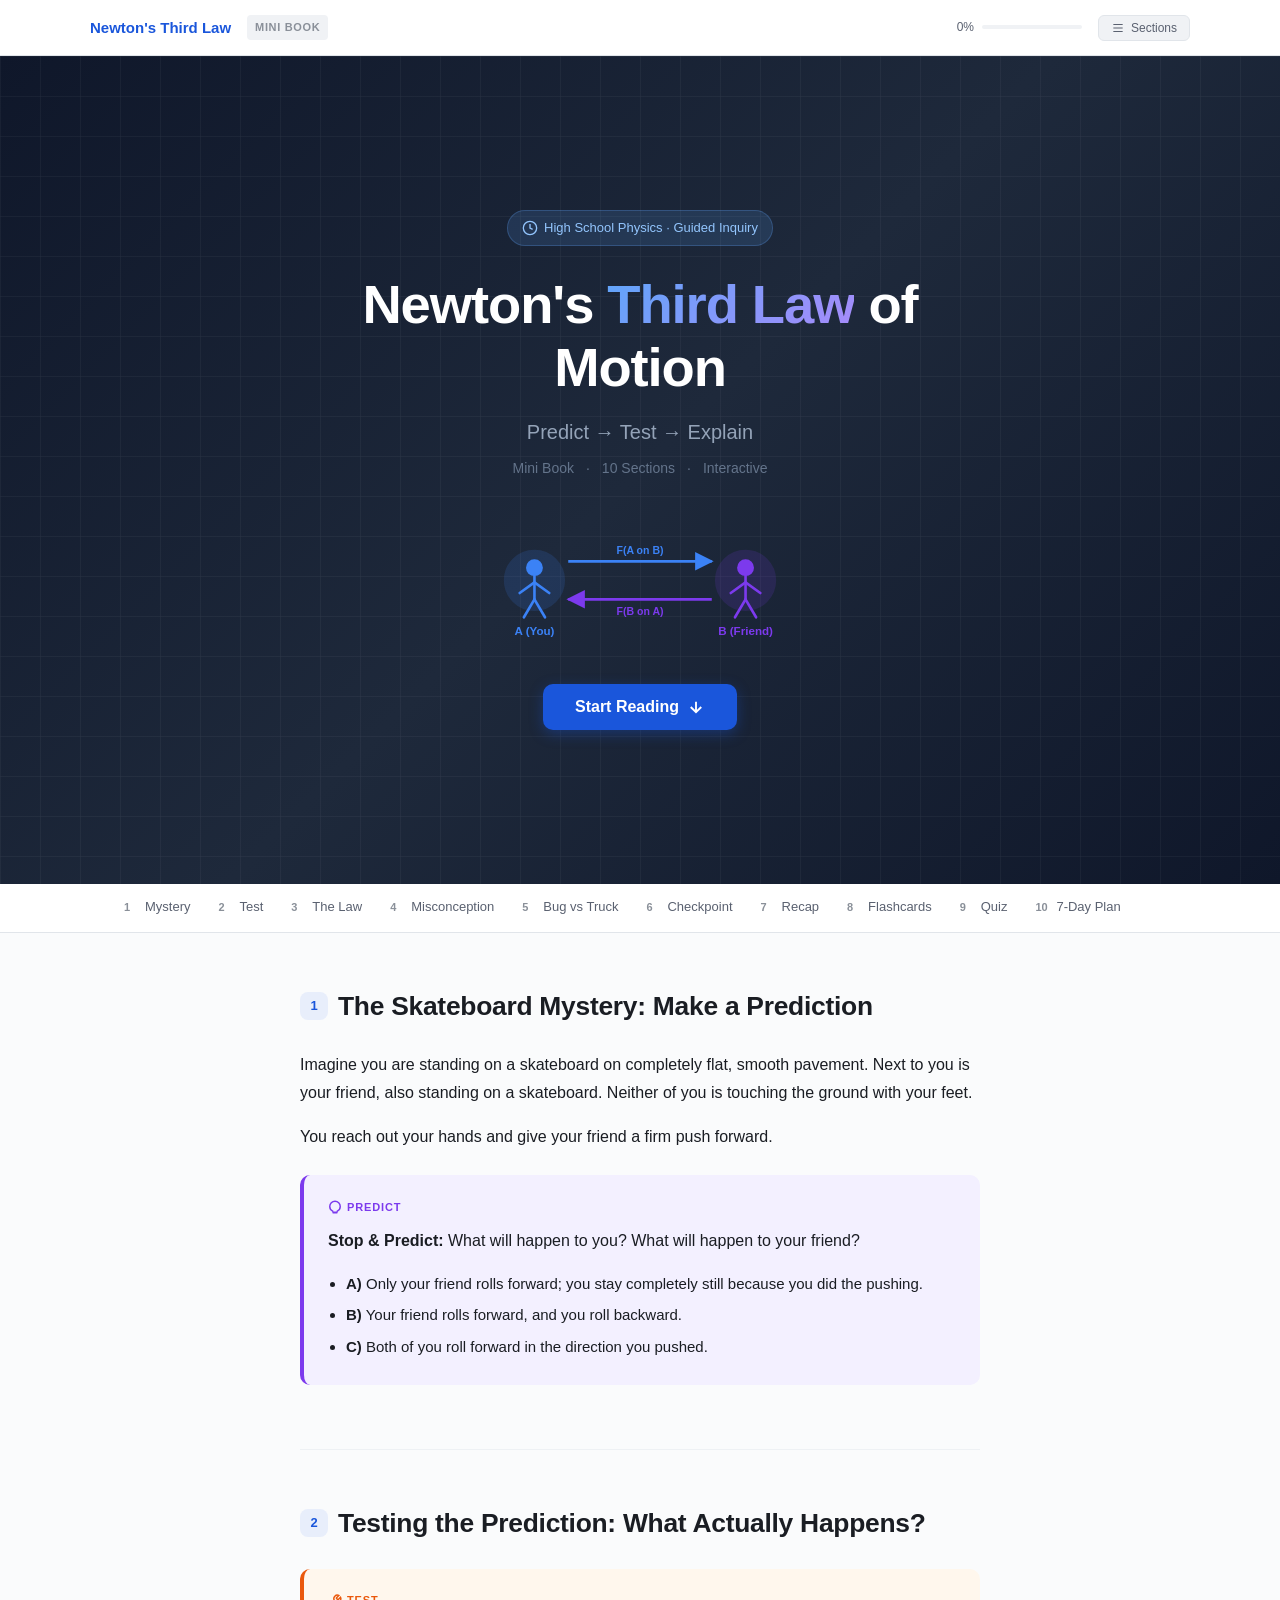
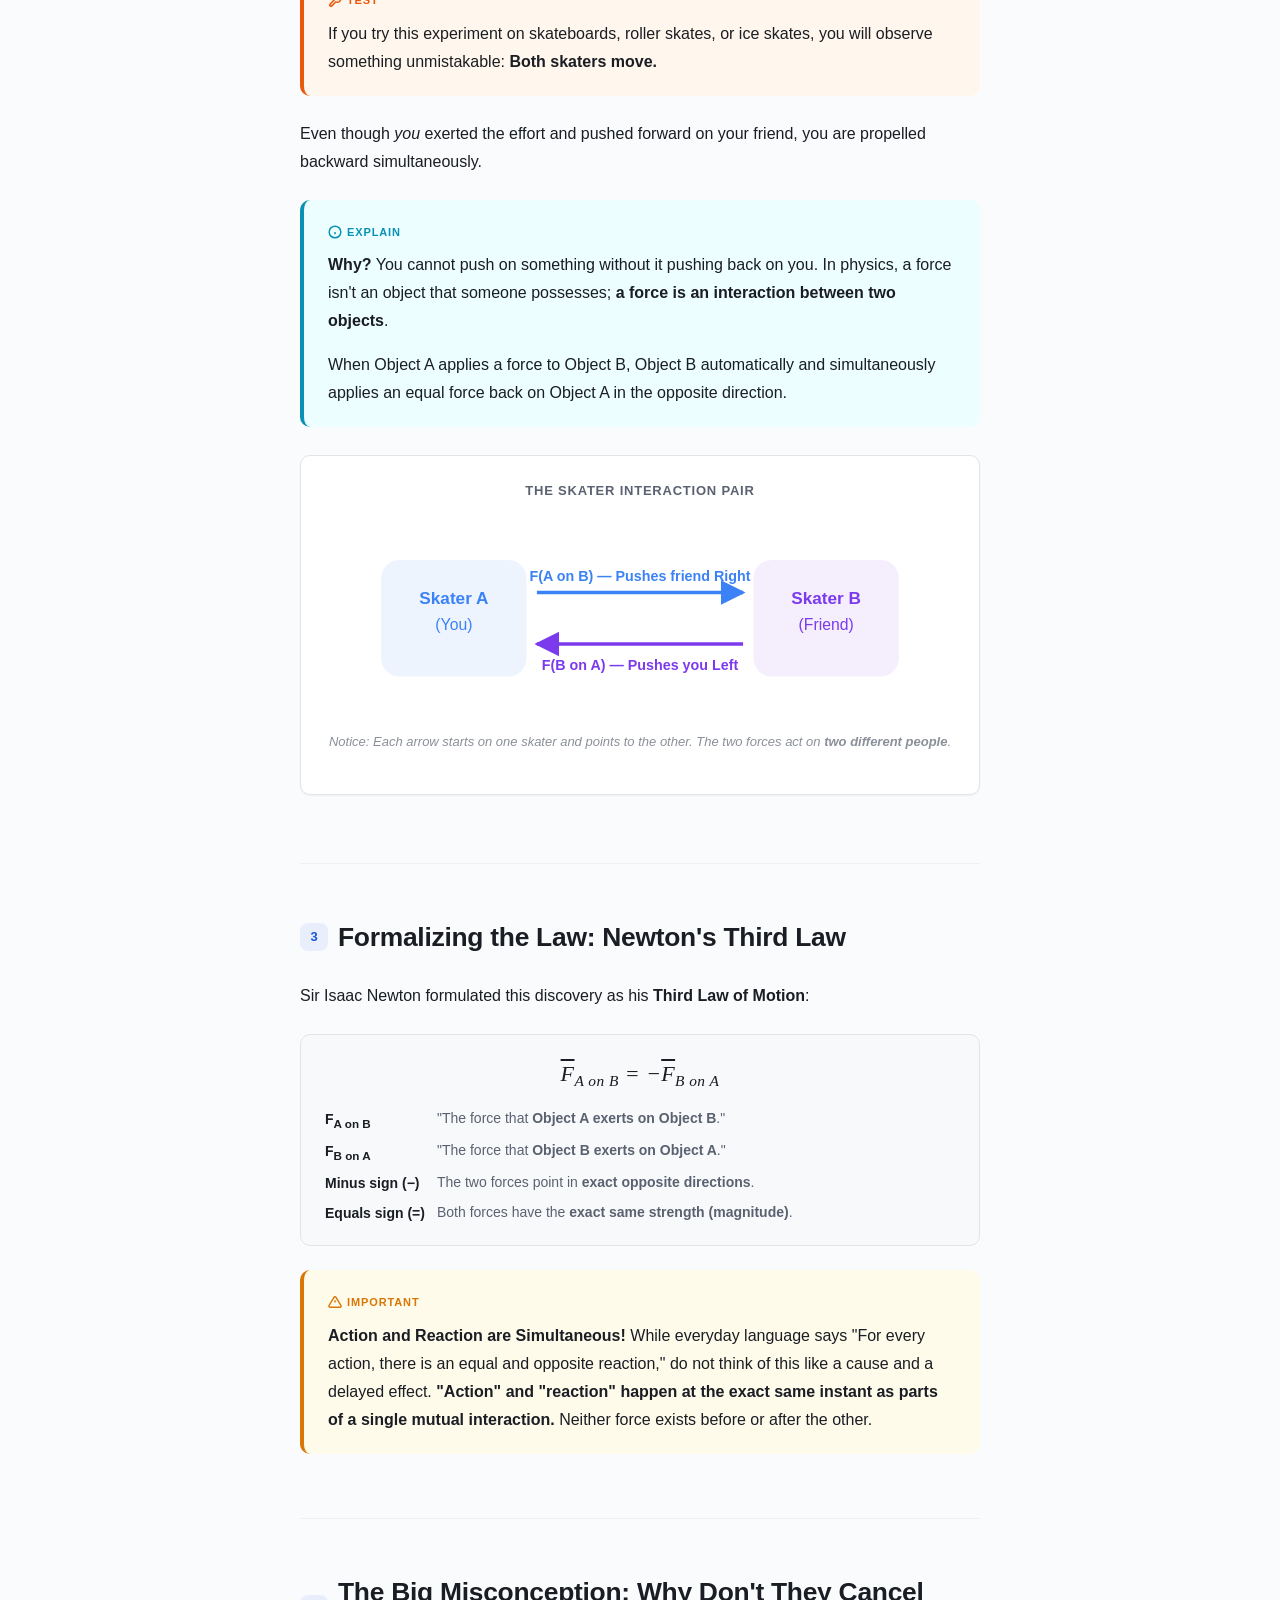
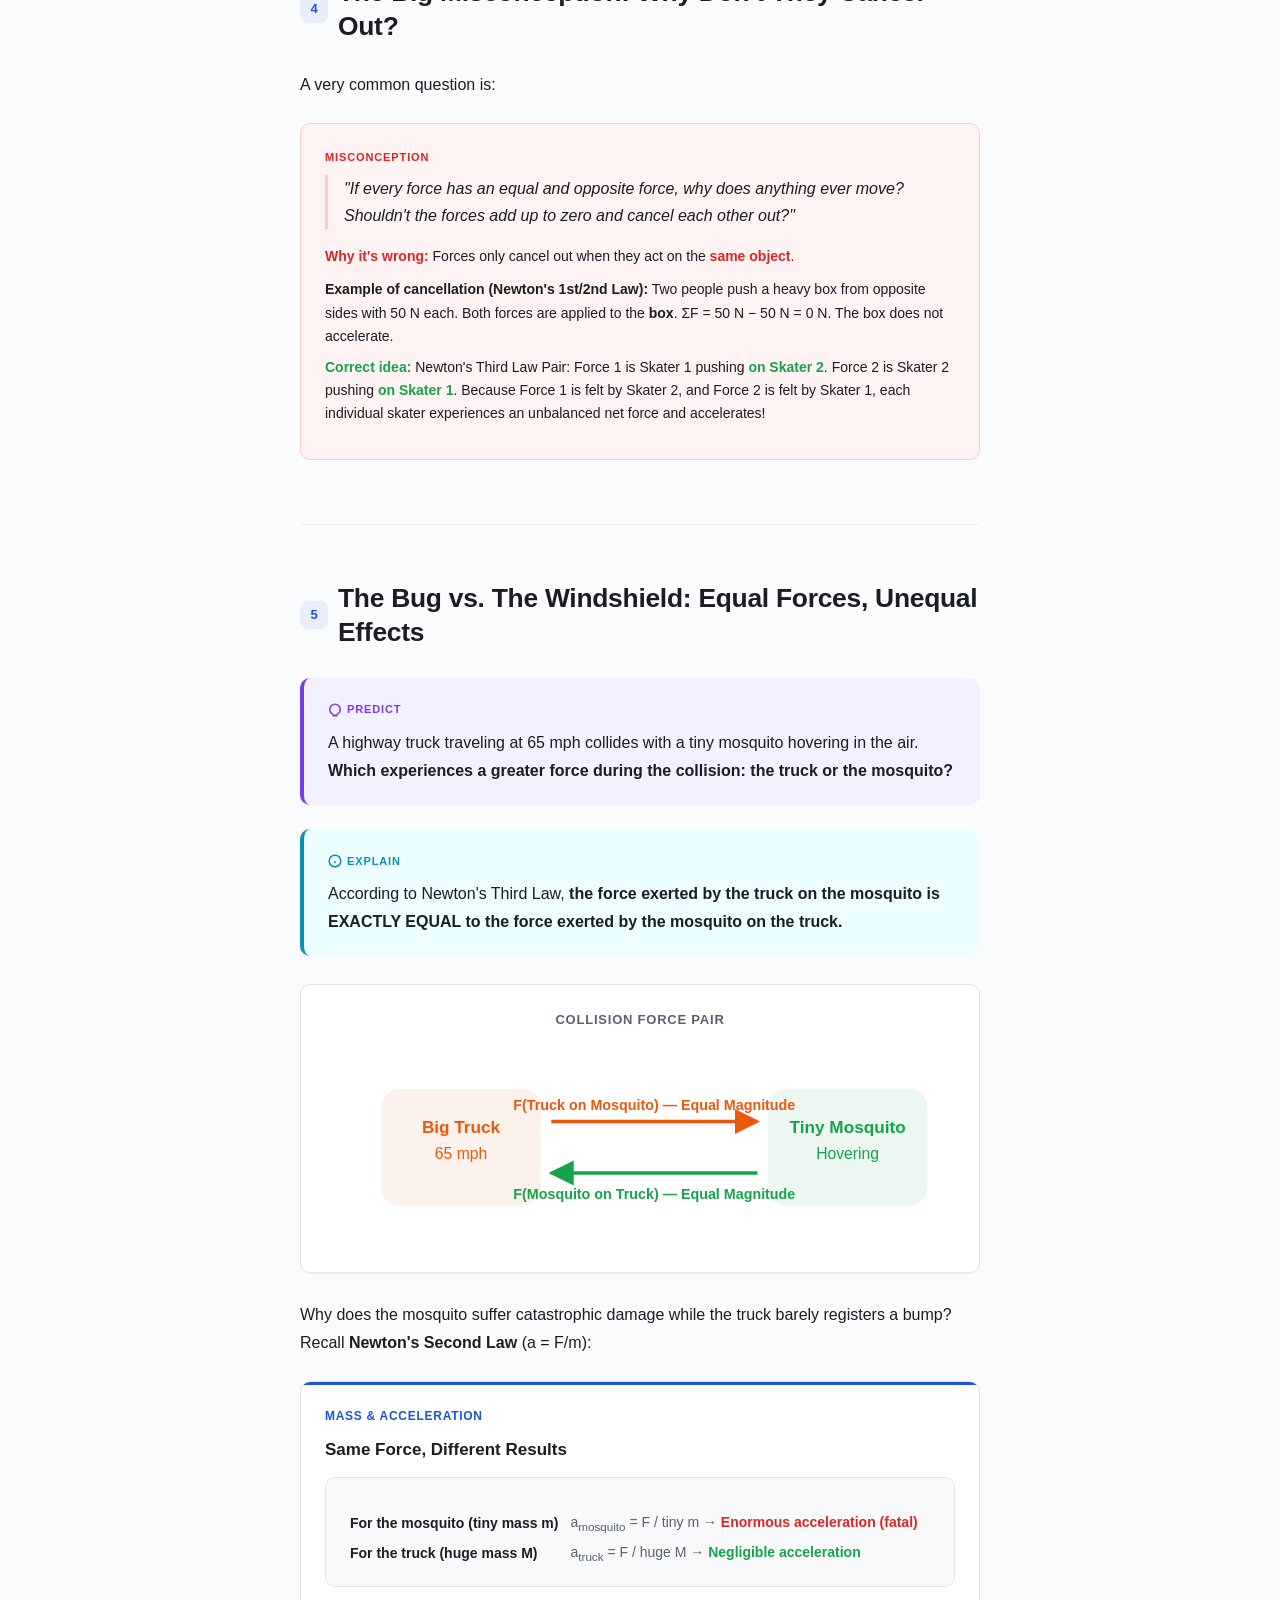
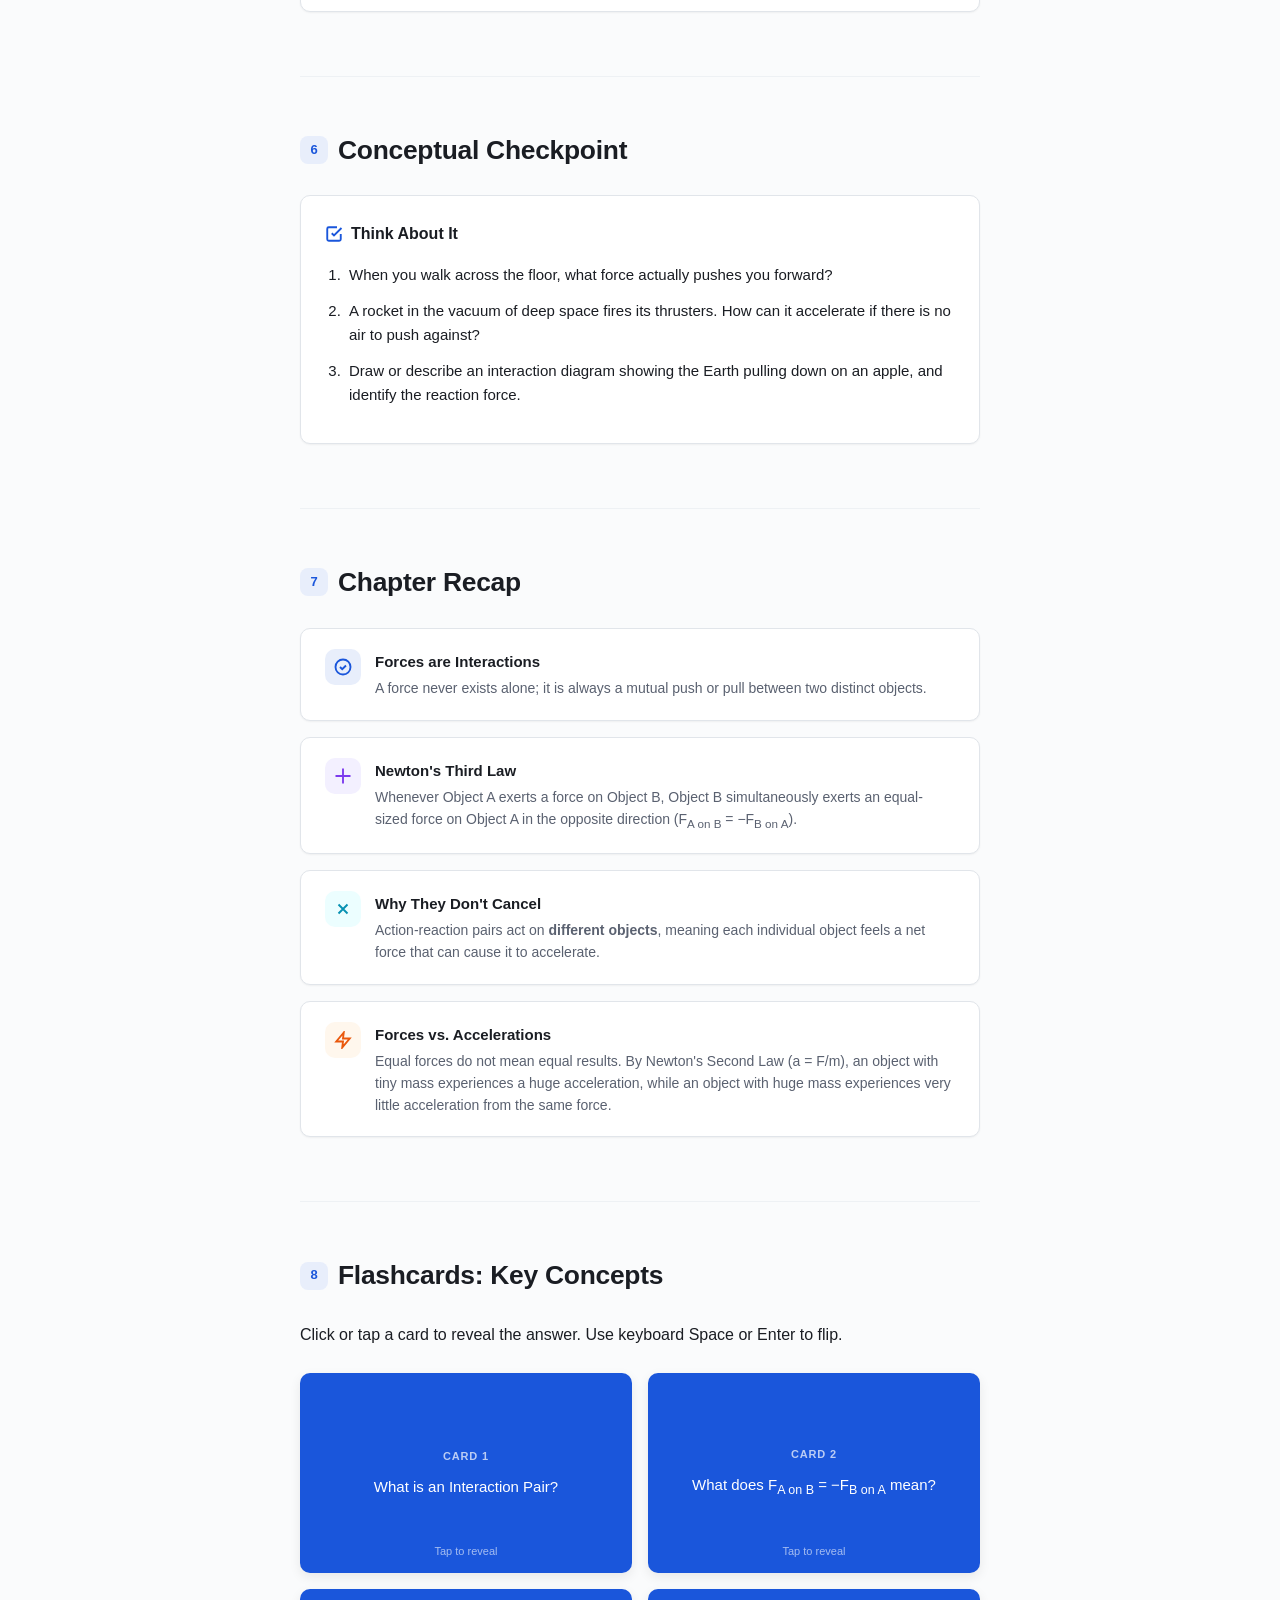
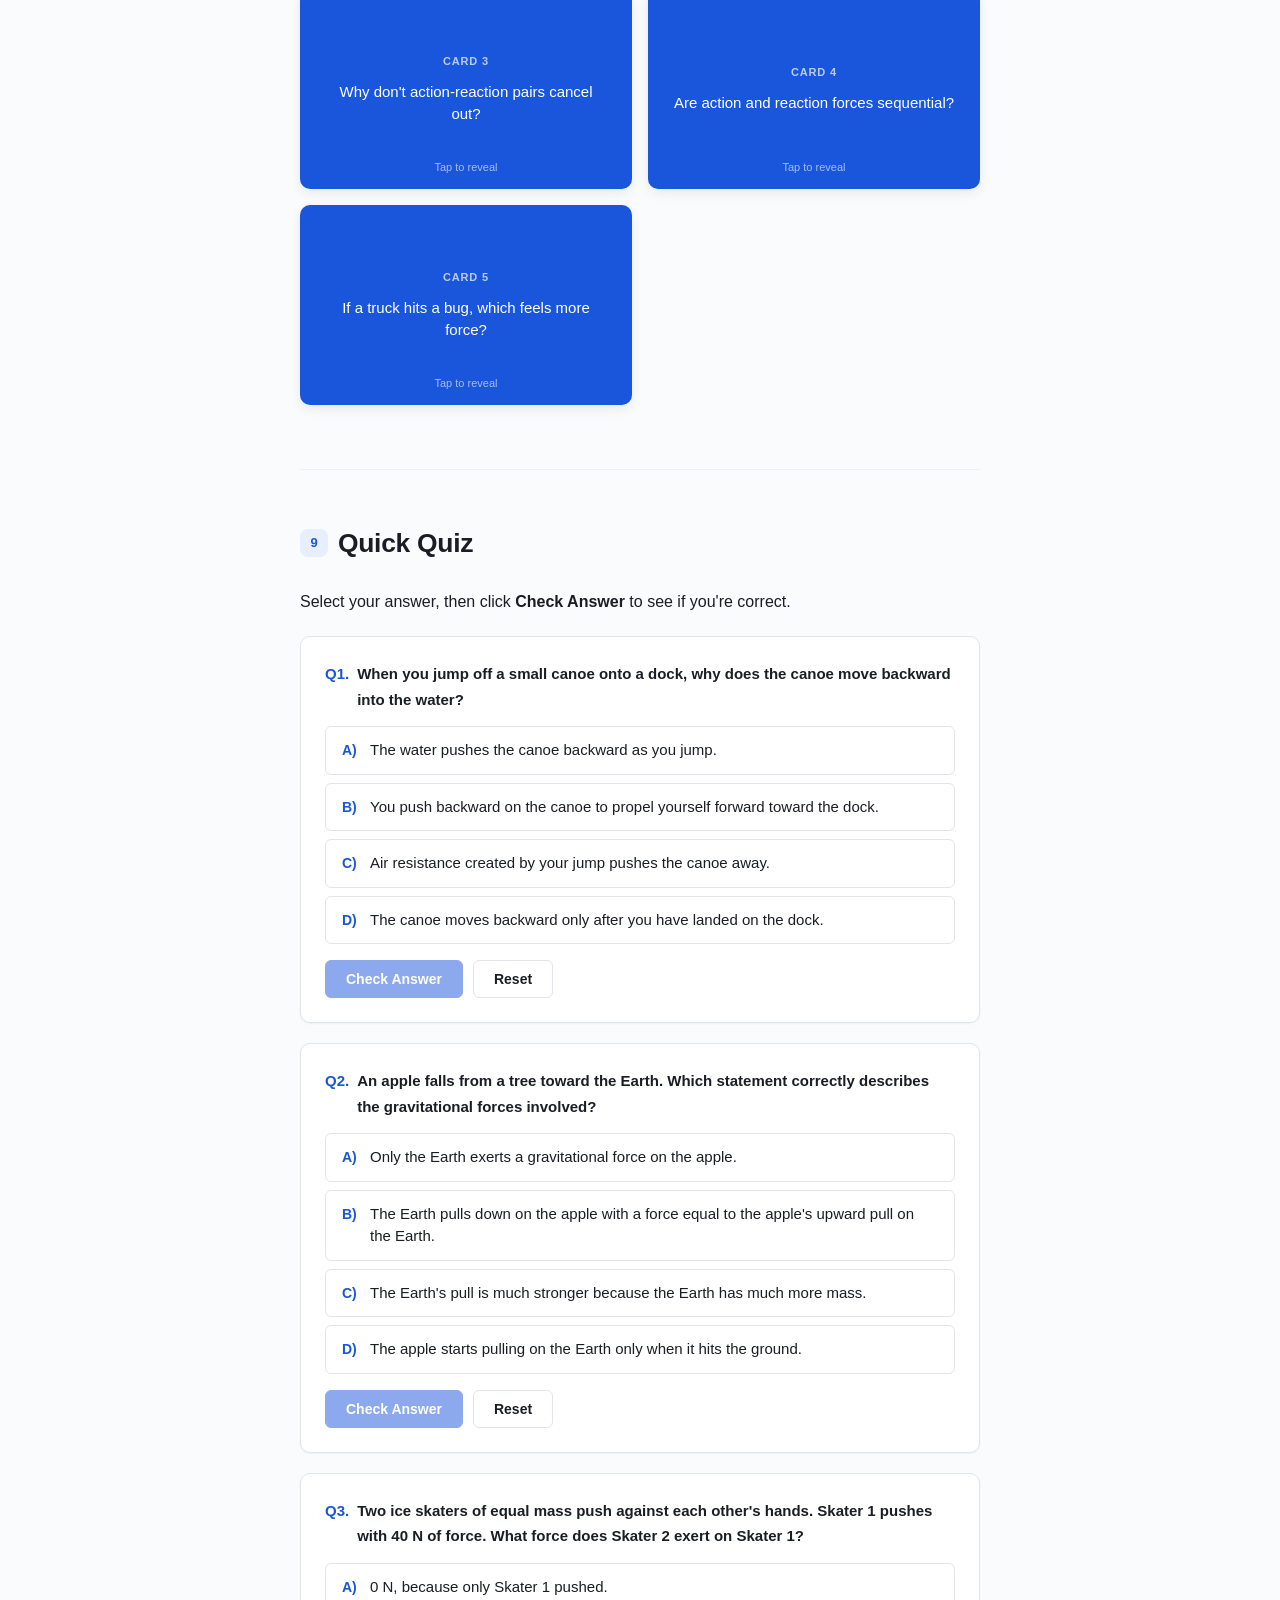
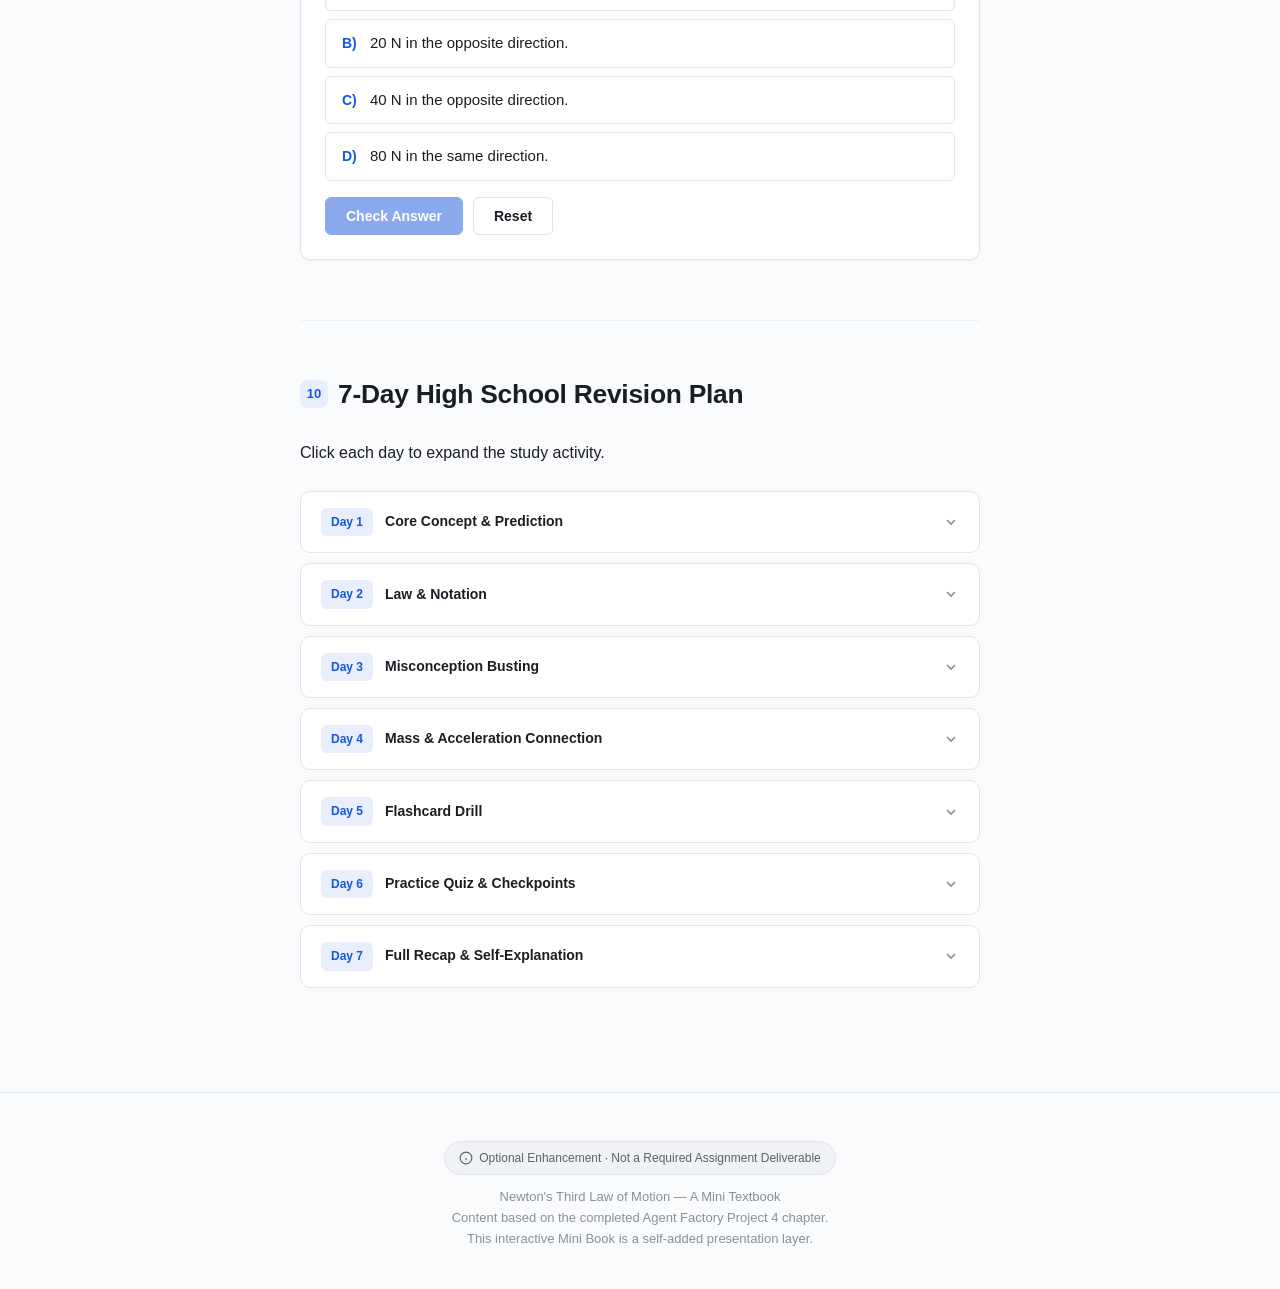
<file: Project4-A-Mini-Textbook/project-4/index.html>
<!DOCTYPE html>
<html lang="en">
<head>
<meta charset="UTF-8">
<meta name="viewport" content="width=device-width, initial-scale=1.0">
<title>Newton's Third Law of Motion — Mini Book</title>
<style>
  :root {
    --bg: #fafbfc;
    --bg-alt: #f0f2f5;
    --surface: #ffffff;
    --surface-hover: #f8f9fa;
    --border: #e1e5ea;
    --border-light: #eef1f4;
    --text: #1a1d23;
    --text-secondary: #5a6170;
    --text-tertiary: #8a9099;
    --accent: #1a56db;
    --accent-light: #e8eefb;
    --accent-hover: #1444b0;
    --predict: #7c3aed;
    --predict-bg: #f3f0ff;
    --predict-border: #ddd6fe;
    --explain: #0891b2;
    --explain-bg: #ecfeff;
    --explain-border: #a5f3fc;
    --test: #ea580c;
    --test-bg: #fff7ed;
    --test-border: #fed7aa;
    --success: #16a34a;
    --success-bg: #f0fdf4;
    --success-border: #bbf7d0;
    --error: #dc2626;
    --error-bg: #fef2f2;
    --error-border: #fecaca;
    --warning: #d97706;
    --warning-bg: #fffbeb;
    --warning-border: #fde68a;
    --math-bg: #f8f9fb;
    --flashcard-front: #1a56db;
    --flashcard-back: #16a34a;
    --shadow-sm: 0 1px 2px rgba(0,0,0,.05);
    --shadow-md: 0 4px 12px rgba(0,0,0,.08);
    --shadow-lg: 0 8px 24px rgba(0,0,0,.1);
    --radius-sm: 6px;
    --radius-md: 10px;
    --radius-lg: 16px;
    --font-sans: 'Inter', -apple-system, BlinkMacSystemFont, 'Segoe UI', Roboto, sans-serif;
    --font-serif: 'Georgia', 'Times New Roman', serif;
    --font-mono: 'JetBrains Mono', 'Fira Code', 'Consolas', monospace;
    --max-w: 720px;
    --nav-h: 56px;
    --transition: 180ms ease;
  }

  @media (prefers-color-scheme: dark) {
    :root {
      --bg: #0f1117;
      --bg-alt: #181b23;
      --surface: #1e2129;
      --surface-hover: #252830;
      --border: #2e323c;
      --border-light: #252830;
      --text: #e4e6ea;
      --text-secondary: #9ca1ad;
      --text-tertiary: #6b7180;
      --accent: #60a5fa;
      --accent-light: #1e293b;
      --accent-hover: #93c5fd;
      --predict: #a78bfa;
      --predict-bg: #1e1633;
      --predict-border: #3b2d5c;
      --explain: #22d3ee;
      --explain-bg: #0c2d33;
      --explain-border: #164e5a;
      --test: #fb923c;
      --test-bg: #2d1f0f;
      --test-border: #5c3a1a;
      --success: #4ade80;
      --success-bg: #0f2918;
      --success-border: #1a4a2a;
      --error: #f87171;
      --error-bg: #2d1212;
      --error-border: #5c1a1a;
      --warning: #fbbf24;
      --warning-bg: #2d2410;
      --warning-border: #5c4a1a;
      --math-bg: #1a1d25;
      --flashcard-front: #3b82f6;
      --flashcard-back: #22c55e;
      --shadow-sm: 0 1px 2px rgba(0,0,0,.2);
      --shadow-md: 0 4px 12px rgba(0,0,0,.3);
      --shadow-lg: 0 8px 24px rgba(0,0,0,.4);
    }
  }

  @media (prefers-reduced-motion: reduce) {
    *, *::before, *::after {
      animation-duration: 0.01ms !important;
      animation-iteration-count: 1 !important;
      transition-duration: 0.01ms !important;
    }
    html { scroll-behavior: auto; }
  }

  *, *::before, *::after { box-sizing: border-box; margin: 0; padding: 0; }

  html { scroll-behavior: smooth; scroll-padding-top: calc(var(--nav-h) + 20px); }

  body {
    font-family: var(--font-sans);
    background: var(--bg);
    color: var(--text);
    line-height: 1.7;
    font-size: 16px;
    -webkit-font-smoothing: antialiased;
  }

  /* ─── NAV ─── */
  .nav {
    position: sticky; top: 0; z-index: 100;
    height: var(--nav-h);
    background: var(--surface);
    border-bottom: 1px solid var(--border);
    display: flex; align-items: center; padding: 0 20px;
    backdrop-filter: blur(12px);
    -webkit-backdrop-filter: blur(12px);
    background: rgba(255,255,255,.88);
  }
  @media (prefers-color-scheme: dark) {
    .nav { background: rgba(30,33,41,.92); }
  }
  .nav-inner {
    max-width: 1100px; width: 100%; margin: 0 auto;
    display: flex; align-items: center; gap: 16px;
  }
  .nav-title {
    font-weight: 700; font-size: 15px; color: var(--text);
    white-space: nowrap;
  }
  .nav-title span { color: var(--accent); }
  .nav-label {
    font-size: 11px; font-weight: 600; text-transform: uppercase;
    letter-spacing: .06em; color: var(--text-tertiary);
    background: var(--bg-alt); padding: 3px 8px; border-radius: 4px;
    white-space: nowrap;
  }
  .nav-spacer { flex: 1; }
  .nav-progress {
    display: flex; align-items: center; gap: 8px;
    font-size: 12px; color: var(--text-secondary); font-weight: 500;
  }
  .nav-progress-bar {
    width: 100px; height: 4px; background: var(--bg-alt);
    border-radius: 2px; overflow: hidden;
  }
  .nav-progress-fill {
    height: 100%; width: 0%; background: var(--accent);
    border-radius: 2px; transition: width .3s ease;
  }
  .nav-section-btn {
    display: none; align-items: center; gap: 6px;
    background: var(--bg-alt); border: 1px solid var(--border);
    padding: 5px 12px; border-radius: var(--radius-sm);
    font-size: 12px; font-weight: 500; color: var(--text-secondary);
    cursor: pointer; transition: all var(--transition);
  }
  .nav-section-btn:hover { border-color: var(--accent); color: var(--accent); }
  @media (min-width: 900px) { .nav-section-btn { display: flex; } }
  .nav-section-btn svg { width: 14px; height: 14px; }

  /* ─── HERO ─── */
  .hero {
    position: relative; overflow: hidden;
    min-height: 92vh; display: flex; align-items: center; justify-content: center;
    background: linear-gradient(135deg, #0f172a 0%, #1e293b 50%, #0f172a 100%);
    color: #fff; text-align: center;
  }
  .hero-grid {
    position: absolute; inset: 0; opacity: .08;
    background-image:
      linear-gradient(rgba(255,255,255,.5) 1px, transparent 1px),
      linear-gradient(90deg, rgba(255,255,255,.5) 1px, transparent 1px);
    background-size: 40px 40px;
  }
  .hero-particles {
    position: absolute; inset: 0; pointer-events: none;
  }
  .particle {
    position: absolute; width: 3px; height: 3px;
    background: rgba(96,165,250,.4); border-radius: 50%;
    animation: particleFloat linear infinite;
  }
  @keyframes particleFloat {
    0% { transform: translateY(0) translateX(0); opacity: 0; }
    10% { opacity: 1; }
    90% { opacity: 1; }
    100% { transform: translateY(-100vh) translateX(30px); opacity: 0; }
  }
  .hero-content { position: relative; z-index: 2; padding: 40px 20px; max-width: 700px; }
  .hero-badge {
    display: inline-flex; align-items: center; gap: 6px;
    background: rgba(96,165,250,.15); border: 1px solid rgba(96,165,250,.25);
    padding: 6px 14px; border-radius: 20px; font-size: 13px;
    color: #93c5fd; margin-bottom: 28px; font-weight: 500;
  }
  .hero-badge svg { width: 16px; height: 16px; }
  .hero h1 {
    font-size: clamp(2.2rem, 5vw, 3.4rem);
    font-weight: 800; letter-spacing: -0.02em;
    line-height: 1.15; margin-bottom: 16px;
  }
  .hero h1 em {
    font-style: normal;
    background: linear-gradient(135deg, #60a5fa, #a78bfa);
    -webkit-background-clip: text; -webkit-text-fill-color: transparent;
    background-clip: text;
  }
  .hero-subtitle {
    font-size: clamp(1rem, 2vw, 1.25rem);
    color: #94a3b8; margin-bottom: 8px; font-weight: 400;
  }
  .hero-meta {
    font-size: 14px; color: #64748b; margin-bottom: 36px;
    display: flex; align-items: center; justify-content: center; gap: 12px;
    flex-wrap: wrap;
  }
  .hero-meta span { display: flex; align-items: center; gap: 4px; }

  /* Hero force diagram */
  .hero-diagram {
    margin: 32px auto; max-width: 380px; position: relative;
  }
  .hero-diagram svg { width: 100%; height: auto; }

  .hero-start {
    display: inline-flex; align-items: center; gap: 8px;
    background: var(--accent); color: #fff;
    padding: 14px 32px; border-radius: var(--radius-md);
    font-size: 16px; font-weight: 600; border: none; cursor: pointer;
    transition: all var(--transition);
    box-shadow: 0 4px 14px rgba(26,86,219,.35);
  }
  .hero-start:hover { background: var(--accent-hover); transform: translateY(-1px); box-shadow: 0 6px 20px rgba(26,86,219,.4); }
  .hero-start:focus-visible { outline: 2px solid var(--accent); outline-offset: 2px; }
  .hero-start svg { width: 18px; height: 18px; }

  /* ─── SECTION NAV ─── */
  .section-nav {
    position: sticky; top: var(--nav-h); z-index: 50;
    background: var(--surface); border-bottom: 1px solid var(--border);
    overflow-x: auto; -webkit-overflow-scrolling: touch;
    scrollbar-width: none;
  }
  .section-nav::-webkit-scrollbar { display: none; }
  .section-nav-inner {
    max-width: 1100px; margin: 0 auto; padding: 0 20px;
    display: flex; gap: 0;
  }
  .section-nav a {
    display: flex; align-items: center; gap: 5px;
    padding: 12px 14px; font-size: 13px; font-weight: 500;
    color: var(--text-secondary); text-decoration: none;
    white-space: nowrap; border-bottom: 2px solid transparent;
    transition: all var(--transition);
  }
  .section-nav a:hover { color: var(--text); background: var(--surface-hover); }
  .section-nav a.active { color: var(--accent); border-bottom-color: var(--accent); font-weight: 600; }
  .section-nav a .num {
    font-size: 11px; font-weight: 700; color: var(--text-tertiary);
    min-width: 16px;
  }
  .section-nav a.active .num { color: var(--accent); }

  /* ─── MAIN LAYOUT ─── */
  .main { max-width: var(--max-w); margin: 0 auto; padding: 0 20px; }

  /* ─── SECTION ─── */
  .chapter-section {
    padding: 56px 0 40px;
    border-bottom: 1px solid var(--border-light);
    opacity: 0; transform: translateY(12px);
    transition: opacity .4s ease, transform .4s ease;
  }
  .chapter-section.visible { opacity: 1; transform: translateY(0); }
  .chapter-section:last-child { border-bottom: none; }

  .section-header {
    display: flex; align-items: center; gap: 10px;
    margin-bottom: 28px;
  }
  .section-num {
    font-size: 13px; font-weight: 700; color: var(--accent);
    background: var(--accent-light); width: 28px; height: 28px;
    display: flex; align-items: center; justify-content: center;
    border-radius: 8px; flex-shrink: 0;
  }
  .section-header h2 {
    font-size: clamp(1.3rem, 3vw, 1.65rem);
    font-weight: 700; letter-spacing: -0.01em; line-height: 1.3;
  }
  .section-header .section-subtitle {
    font-size: 14px; color: var(--text-secondary); font-weight: 400;
    display: block; margin-top: 2px;
  }

  .chapter-text p {
    margin-bottom: 16px; font-size: 16px; line-height: 1.75;
    color: var(--text);
  }
  .chapter-text strong { font-weight: 600; }

  /* ─── CALLOUT BOXES ─── */
  .callout {
    padding: 20px 24px; border-radius: var(--radius-md);
    margin: 24px 0; border-left: 4px solid;
  }
  .callout-predict {
    background: var(--predict-bg); border-color: var(--predict);
  }
  .callout-test {
    background: var(--test-bg); border-color: var(--test);
  }
  .callout-explain {
    background: var(--explain-bg); border-color: var(--explain);
  }
  .callout-important {
    background: var(--warning-bg); border-color: var(--warning);
  }
  .callout-label {
    display: inline-flex; align-items: center; gap: 5px;
    font-size: 11px; font-weight: 700; text-transform: uppercase;
    letter-spacing: .08em; margin-bottom: 10px;
  }
  .callout-predict .callout-label { color: var(--predict); }
  .callout-test .callout-label { color: var(--test); }
  .callout-explain .callout-label { color: var(--explain); }
  .callout-important .callout-label { color: var(--warning); }
  .callout p:last-child { margin-bottom: 0; }
  .callout ul { margin: 8px 0 0 18px; }
  .callout li { margin-bottom: 6px; font-size: 15px; }

  /* ─── FORMULA / MATH ─── */
  .math-block {
    background: var(--math-bg); border: 1px solid var(--border);
    border-radius: var(--radius-md); padding: 20px 24px;
    margin: 24px 0; text-align: center;
  }
  .math-block .formula {
    font-family: var(--font-serif); font-size: 22px;
    font-style: italic; color: var(--text); letter-spacing: .02em;
  }
  .math-block .formula sub { font-size: .7em; }
  .math-block .formula .vec { text-decoration: overline; }
  .math-annotation {
    margin-top: 14px; text-align: left;
    display: grid; grid-template-columns: auto 1fr; gap: 6px 12px;
    font-size: 14px; color: var(--text-secondary);
  }
  .math-annotation dt {
    font-weight: 600; color: var(--text); white-space: nowrap;
  }
  .math-annotation dd { line-height: 1.5; }

  /* ─── FORCE DIAGRAM ─── */
  .force-diagram {
    background: var(--surface); border: 1px solid var(--border);
    border-radius: var(--radius-md); padding: 24px;
    margin: 28px 0; box-shadow: var(--shadow-sm);
  }
  .force-diagram .diagram-title {
    font-size: 13px; font-weight: 600; color: var(--text-secondary);
    text-transform: uppercase; letter-spacing: .06em; margin-bottom: 16px;
    text-align: center;
  }
  .force-diagram svg { display: block; margin: 0 auto; max-width: 100%; height: auto; }
  .force-diagram .diagram-caption {
    font-size: 13px; color: var(--text-tertiary); text-align: center;
    margin-top: 12px; font-style: italic;
  }

  /* ─── EXAMPLE CARDS ─── */
  .example-card {
    background: var(--surface); border: 1px solid var(--border);
    border-radius: var(--radius-md); padding: 24px;
    margin: 24px 0; box-shadow: var(--shadow-sm);
    position: relative; overflow: hidden;
  }
  .example-card::before {
    content: ''; position: absolute; top: 0; left: 0; right: 0;
    height: 3px; background: var(--accent);
  }
  .example-card .example-label {
    font-size: 12px; font-weight: 700; text-transform: uppercase;
    letter-spacing: .06em; color: var(--accent); margin-bottom: 10px;
  }
  .example-card h4 { font-size: 17px; font-weight: 600; margin-bottom: 10px; }
  .example-card p { font-size: 15px; color: var(--text-secondary); line-height: 1.65; }

  /* ─── MISCONCEPTION ─── */
  .misconception-box {
    background: var(--error-bg); border: 1px solid var(--error-border);
    border-radius: var(--radius-md); padding: 24px; margin: 24px 0;
  }
  .misconception-box .mis-label {
    font-size: 11px; font-weight: 700; text-transform: uppercase;
    letter-spacing: .08em; color: var(--error); margin-bottom: 8px;
  }
  .misconception-box .mis-quote {
    font-style: italic; font-size: 16px; color: var(--text); margin-bottom: 16px;
    padding-left: 16px; border-left: 3px solid var(--error-border);
  }
  .misconception-box .mis-why, .misconception-box .mis-correct {
    font-size: 14px; line-height: 1.65; margin-bottom: 10px;
  }
  .misconception-box .mis-why strong { color: var(--error); }
  .misconception-box .mis-correct strong { color: var(--success); }

  /* ─── CHECKPOINT ─── */
  .checkpoint {
    background: var(--surface); border: 1px solid var(--border);
    border-radius: var(--radius-md); padding: 24px; margin: 24px 0;
    box-shadow: var(--shadow-sm);
  }
  .checkpoint h4 {
    font-size: 16px; font-weight: 700; margin-bottom: 16px;
    display: flex; align-items: center; gap: 8px;
  }
  .checkpoint ol {
    margin-left: 20px; counter-reset: q;
  }
  .checkpoint li {
    margin-bottom: 12px; font-size: 15px; line-height: 1.6;
    padding-left: 4px;
  }

  /* ─── RECAP ─── */
  .recap-grid {
    display: grid; gap: 16px; margin: 24px 0;
  }
  .recap-item {
    background: var(--surface); border: 1px solid var(--border);
    border-radius: var(--radius-md); padding: 20px 24px;
    display: flex; gap: 14px; align-items: flex-start;
    box-shadow: var(--shadow-sm);
  }
  .recap-icon {
    width: 36px; height: 36px; border-radius: 10px;
    display: flex; align-items: center; justify-content: center;
    flex-shrink: 0; font-size: 18px;
  }
  .recap-item:nth-child(1) .recap-icon { background: var(--accent-light); color: var(--accent); }
  .recap-item:nth-child(2) .recap-icon { background: var(--predict-bg); color: var(--predict); }
  .recap-item:nth-child(3) .recap-icon { background: var(--explain-bg); color: var(--explain); }
  .recap-item:nth-child(4) .recap-icon { background: var(--test-bg); color: var(--test); }
  .recap-item h4 { font-size: 15px; font-weight: 600; margin-bottom: 4px; }
  .recap-item p { font-size: 14px; color: var(--text-secondary); line-height: 1.55; margin: 0; }

  /* ─── FLASHCARDS ─── */
  .flashcards-grid {
    display: grid; grid-template-columns: repeat(auto-fill, minmax(280px, 1fr));
    gap: 16px; margin: 24px 0;
  }
  .flashcard {
    perspective: 800px; height: 200px; cursor: pointer;
  }
  .flashcard:focus-visible { outline: 2px solid var(--accent); outline-offset: 2px; border-radius: var(--radius-md); }
  .flashcard-inner {
    width: 100%; height: 100%; position: relative;
    transition: transform .45s cubic-bezier(.4,.2,.2,1);
    transform-style: preserve-3d;
  }
  .flashcard.flipped .flashcard-inner { transform: rotateY(180deg); }
  .flashcard-face {
    position: absolute; inset: 0; border-radius: var(--radius-md);
    backface-visibility: hidden; -webkit-backface-visibility: hidden;
    display: flex; flex-direction: column; align-items: center; justify-content: center;
    padding: 24px; text-align: center;
  }
  .flashcard-front {
    background: var(--flashcard-front); color: #fff;
    box-shadow: var(--shadow-md);
  }
  .flashcard-back {
    background: var(--flashcard-back); color: #fff;
    transform: rotateY(180deg);
    box-shadow: var(--shadow-md);
  }
  .flashcard-face .card-label {
    font-size: 11px; font-weight: 700; text-transform: uppercase;
    letter-spacing: .08em; opacity: .7; margin-bottom: 10px;
  }
  .flashcard-face .card-text {
    font-size: 15px; font-weight: 500; line-height: 1.5;
  }
  .flashcard-face .tap-hint {
    position: absolute; bottom: 12px; font-size: 11px;
    opacity: .6;
  }

  /* ─── QUIZ ─── */
  .quiz-question {
    background: var(--surface); border: 1px solid var(--border);
    border-radius: var(--radius-md); padding: 24px; margin: 20px 0;
    box-shadow: var(--shadow-sm);
  }
  .quiz-question h4 {
    font-size: 15px; font-weight: 600; margin-bottom: 14px;
    display: flex; gap: 8px;
  }
  .quiz-question h4 .q-num {
    color: var(--accent); font-weight: 700;
  }
  .quiz-options { display: flex; flex-direction: column; gap: 8px; }
  .quiz-option {
    display: flex; align-items: flex-start; gap: 10px;
    padding: 12px 16px; border-radius: var(--radius-sm);
    border: 1px solid var(--border); cursor: pointer;
    transition: all var(--transition); font-size: 15px; line-height: 1.5;
    background: var(--surface);
  }
  .quiz-option:hover { border-color: var(--accent); background: var(--accent-light); }
  .quiz-option.selected { border-color: var(--accent); background: var(--accent-light); }
  .quiz-option.correct { border-color: var(--success); background: var(--success-bg); }
  .quiz-option.incorrect { border-color: var(--error); background: var(--error-bg); }
  .quiz-option .opt-letter {
    font-weight: 700; color: var(--accent); min-width: 18px;
    font-size: 14px; flex-shrink: 0; margin-top: 1px;
  }
  .quiz-option.correct .opt-letter { color: var(--success); }
  .quiz-option.incorrect .opt-letter { color: var(--error); }
  .quiz-actions { display: flex; gap: 10px; margin-top: 16px; flex-wrap: wrap; }
  .quiz-btn {
    padding: 10px 20px; border-radius: var(--radius-sm);
    font-size: 14px; font-weight: 600; cursor: pointer;
    border: 1px solid var(--border); background: var(--surface);
    color: var(--text); transition: all var(--transition);
  }
  .quiz-btn:hover { border-color: var(--accent); color: var(--accent); }
  .quiz-btn.check { background: var(--accent); color: #fff; border-color: var(--accent); }
  .quiz-btn.check:hover { background: var(--accent-hover); }
  .quiz-btn:disabled { opacity: .5; cursor: not-allowed; }
  .quiz-feedback {
    margin-top: 14px; padding: 14px 18px; border-radius: var(--radius-sm);
    font-size: 14px; line-height: 1.6; display: none;
  }
  .quiz-feedback.show { display: block; }
  .quiz-feedback.correct-fb { background: var(--success-bg); border: 1px solid var(--success-border); color: var(--text); }
  .quiz-feedback.incorrect-fb { background: var(--error-bg); border: 1px solid var(--error-border); color: var(--text); }

  /* ─── REVISION PLAN ─── */
  .revision-timeline { margin: 24px 0; }
  .revision-day {
    border: 1px solid var(--border); border-radius: var(--radius-md);
    margin-bottom: 10px; overflow: hidden;
    background: var(--surface);
  }
  .revision-day-header {
    display: flex; align-items: center; gap: 12px;
    padding: 16px 20px; cursor: pointer; user-select: none;
    transition: background var(--transition);
  }
  .revision-day-header:hover { background: var(--surface-hover); }
  .revision-day-header .day-badge {
    font-size: 12px; font-weight: 700; color: var(--accent);
    background: var(--accent-light); padding: 4px 10px;
    border-radius: 6px; white-space: nowrap;
  }
  .revision-day-header .day-title {
    font-size: 14px; font-weight: 600; flex: 1;
  }
  .revision-day-header .day-chevron {
    color: var(--text-tertiary); transition: transform .2s ease;
    flex-shrink: 0;
  }
  .revision-day.open .day-chevron { transform: rotate(180deg); }
  .revision-day-body {
    max-height: 0; overflow: hidden; transition: max-height .3s ease;
  }
  .revision-day.open .revision-day-body { max-height: 200px; }
  .revision-day-content {
    padding: 0 20px 16px; font-size: 14px; color: var(--text-secondary);
    line-height: 1.65;
  }

  /* ─── FOOTER ─── */
  .footer {
    text-align: center; padding: 48px 20px 40px;
    border-top: 1px solid var(--border);
    margin-top: 40px;
  }
  .footer p { font-size: 13px; color: var(--text-tertiary); line-height: 1.6; }
  .footer .footer-badge {
    display: inline-flex; align-items: center; gap: 6px;
    background: var(--bg-alt); padding: 6px 14px; border-radius: 20px;
    font-size: 12px; color: var(--text-secondary); margin-bottom: 12px;
    border: 1px solid var(--border);
  }

  /* ─── UTILITIES ─── */
  .visually-hidden {
    position: absolute; width: 1px; height: 1px;
    padding: 0; margin: -1px; overflow: hidden;
    clip: rect(0,0,0,0); white-space: nowrap; border: 0;
  }

  /* ─── RESPONSIVE ─── */
  @media (max-width: 640px) {
    .hero { min-height: 85vh; }
    .hero h1 { font-size: 1.9rem; }
    .flashcards-grid { grid-template-columns: 1fr; }
    .section-nav a { padding: 10px 10px; font-size: 12px; }
    .nav-label { display: none; }
    .nav-progress-bar { width: 60px; }
    .chapter-section { padding: 40px 0 32px; }
    .force-diagram { padding: 16px; }
    .recap-item { padding: 16px; }
  }
</style>
</head>
<body>

<!-- ═══ NAV ═══ -->
<nav class="nav" aria-label="Main navigation">
  <div class="nav-inner">
    <div class="nav-title"><span>Newton's Third Law</span></div>
    <div class="nav-label">Mini Book</div>
    <div class="nav-spacer"></div>
    <div class="nav-progress" aria-label="Reading progress">
      <span id="progress-label">0%</span>
      <div class="nav-progress-bar" role="progressbar" aria-valuenow="0" aria-valuemin="0" aria-valuemax="100">
        <div class="nav-progress-fill" id="progress-fill"></div>
      </div>
    </div>
    <button class="nav-section-btn" id="sectionDropdown" aria-haspopup="true" aria-expanded="false">
      <svg viewBox="0 0 24 24" fill="none" stroke="currentColor" stroke-width="2"><path d="M4 6h16M4 12h16M4 18h16"/></svg>
      Sections
    </button>
  </div>
</nav>

<!-- ═══ HERO ═══ -->
<header class="hero" id="hero">
  <div class="hero-grid" aria-hidden="true"></div>
  <div class="hero-particles" aria-hidden="true" id="particles"></div>
  <div class="hero-content">
    <div class="hero-badge">
      <svg viewBox="0 0 24 24" fill="none" stroke="currentColor" stroke-width="2"><circle cx="12" cy="12" r="10"/><path d="M12 6v6l4 2"/></svg>
      High School Physics &middot; Guided Inquiry
    </div>
    <h1>Newton's <em>Third Law</em> of Motion</h1>
    <p class="hero-subtitle">Predict &rarr; Test &rarr; Explain</p>
    <p class="hero-meta">
      <span>Mini Book</span>
      <span>&middot;</span>
      <span>10 Sections</span>
      <span>&middot;</span>
      <span>Interactive</span>
    </p>

    <!-- Force pair diagram -->
    <div class="hero-diagram" aria-label="Two skaters pushing each other with equal and opposite forces">
      <svg viewBox="0 0 360 120" xmlns="http://www.w3.org/2000/svg">
        <!-- Skater A -->
        <circle cx="80" cy="60" r="28" fill="#3b82f6" opacity=".15" stroke="#3b82f6" stroke-width="2"/>
        <circle cx="80" cy="48" r="8" fill="#3b82f6"/>
        <line x1="80" y1="56" x2="80" y2="78" stroke="#3b82f6" stroke-width="2.5" stroke-linecap="round"/>
        <line x1="80" y1="62" x2="66" y2="72" stroke="#3b82f6" stroke-width="2.5" stroke-linecap="round"/>
        <line x1="80" y1="62" x2="94" y2="72" stroke="#3b82f6" stroke-width="2.5" stroke-linecap="round"/>
        <line x1="80" y1="78" x2="70" y2="95" stroke="#3b82f6" stroke-width="2.5" stroke-linecap="round"/>
        <line x1="80" y1="78" x2="90" y2="95" stroke="#3b82f6" stroke-width="2.5" stroke-linecap="round"/>
        <text x="80" y="112" text-anchor="middle" fill="#3b82f6" font-size="11" font-weight="600" font-family="var(--font-sans)">A (You)</text>

        <!-- Skater B -->
        <circle cx="280" cy="60" r="28" fill="#7c3aed" opacity=".15" stroke="#7c3aed" stroke-width="2"/>
        <circle cx="280" cy="48" r="8" fill="#7c3aed"/>
        <line x1="280" y1="56" x2="280" y2="78" stroke="#7c3aed" stroke-width="2.5" stroke-linecap="round"/>
        <line x1="280" y1="62" x2="266" y2="72" stroke="#7c3aed" stroke-width="2.5" stroke-linecap="round"/>
        <line x1="280" y1="62" x2="294" y2="72" stroke="#7c3aed" stroke-width="2.5" stroke-linecap="round"/>
        <line x1="280" y1="78" x2="270" y2="95" stroke="#7c3aed" stroke-width="2.5" stroke-linecap="round"/>
        <line x1="280" y1="78" x2="290" y2="95" stroke="#7c3aed" stroke-width="2.5" stroke-linecap="round"/>
        <text x="280" y="112" text-anchor="middle" fill="#7c3aed" font-size="11" font-weight="600" font-family="var(--font-sans)">B (Friend)</text>

        <!-- Force arrows -->
        <!-- A pushes B (rightward) -->
        <line x1="112" y1="42" x2="248" y2="42" stroke="#3b82f6" stroke-width="2.5" marker-end="url(#arrowBlue)"/>
        <text x="180" y="35" text-anchor="middle" fill="#3b82f6" font-size="10" font-weight="600" font-family="var(--font-sans)">F(A on B)</text>

        <!-- B pushes A (leftward) -->
        <line x1="248" y1="78" x2="112" y2="78" stroke="#7c3aed" stroke-width="2.5" marker-end="url(#arrowPurple)"/>
        <text x="180" y="93" text-anchor="middle" fill="#7c3aed" font-size="10" font-weight="600" font-family="var(--font-sans)">F(B on A)</text>

        <defs>
          <marker id="arrowBlue" viewBox="0 0 10 10" refX="9" refY="5" markerWidth="7" markerHeight="7" orient="auto-start-reverse">
            <path d="M 0 0 L 10 5 L 0 10 z" fill="#3b82f6"/>
          </marker>
          <marker id="arrowPurple" viewBox="0 0 10 10" refX="9" refY="5" markerWidth="7" markerHeight="7" orient="auto-start-reverse">
            <path d="M 0 0 L 10 5 L 0 10 z" fill="#7c3aed"/>
          </marker>
        </defs>
      </svg>
    </div>

    <button class="hero-start" onclick="document.getElementById('s1').scrollIntoView({behavior:'smooth'})">
      Start Reading
      <svg viewBox="0 0 24 24" fill="none" stroke="currentColor" stroke-width="2.5"><path d="M12 5v14M5 12l7 7 7-7"/></svg>
    </button>
  </div>
</header>

<!-- ═══ SECTION NAV ═══ -->
<div class="section-nav" id="sectionNav" role="navigation" aria-label="Chapter sections">
  <div class="section-nav-inner">
    <a href="#s1" data-section="s1"><span class="num">1</span> Mystery</a>
    <a href="#s2" data-section="s2"><span class="num">2</span> Test</a>
    <a href="#s3" data-section="s3"><span class="num">3</span> The Law</a>
    <a href="#s4" data-section="s4"><span class="num">4</span> Misconception</a>
    <a href="#s5" data-section="s5"><span class="num">5</span> Bug vs Truck</a>
    <a href="#s6" data-section="s6"><span class="num">6</span> Checkpoint</a>
    <a href="#s7" data-section="s7"><span class="num">7</span> Recap</a>
    <a href="#s8" data-section="s8"><span class="num">8</span> Flashcards</a>
    <a href="#s9" data-section="s9"><span class="num">9</span> Quiz</a>
    <a href="#s10" data-section="s10"><span class="num">10</span> 7-Day Plan</a>
  </div>
</div>

<!-- ═══ CHAPTER CONTENT ═══ -->
<main class="main">

  <!-- ─── Section 1: The Skateboard Mystery ─── -->
  <section class="chapter-section" id="s1">
      <div class="section-header">
      <div class="section-num">1</div>
      <div>
        <h2>The Skateboard Mystery: Make a Prediction</h2>
      </div>
    </div>
    <div class="chapter-text">
      <p>Imagine you are standing on a skateboard on completely flat, smooth pavement. Next to you is your friend, also standing on a skateboard. Neither of you is touching the ground with your feet.</p>
      <p>You reach out your hands and give your friend a firm push forward.</p>

      <div class="callout callout-predict">
        <div class="callout-label">
          <svg width="14" height="14" viewBox="0 0 24 24" fill="none" stroke="currentColor" stroke-width="2.5"><path d="M12 2a9 9 0 0 1 9 9c0 3.5-2 6.5-5 8l-1 3H9l-1-3c-3-1.5-5-4.5-5-8a9 9 0 0 1 9-9z"/><path d="M9.5 21h5"/></svg>
          Predict
        </div>
        <p><strong>Stop &amp; Predict:</strong> What will happen to you? What will happen to your friend?</p>
        <ul>
          <li><strong>A)</strong> Only your friend rolls forward; you stay completely still because you did the pushing.</li>
          <li><strong>B)</strong> Your friend rolls forward, and you roll backward.</li>
          <li><strong>C)</strong> Both of you roll forward in the direction you pushed.</li>
        </ul>
      </div>
    </div>
  </section>

  <!-- ─── Section 2: Testing the Prediction ─── -->
  <section class="chapter-section" id="s2">
    <div class="section-header">
      <div class="section-num">2</div>
      <div>
        <h2>Testing the Prediction: What Actually Happens?</h2>
      </div>
    </div>
    <div class="chapter-text">
      <div class="callout callout-test">
        <div class="callout-label">
          <svg width="14" height="14" viewBox="0 0 24 24" fill="none" stroke="currentColor" stroke-width="2.5"><path d="M14.7 6.3a1 1 0 0 0 0 1.4l1.6 1.6a1 1 0 0 0 1.4 0l3.77-3.77a6 6 0 0 1-7.94 7.94l-6.91 6.91a2.12 2.12 0 0 1-3-3l6.91-6.91a6 6 0 0 1 7.94-7.94l-3.76 3.76z"/></svg>
          Test
        </div>
        <p>If you try this experiment on skateboards, roller skates, or ice skates, you will observe something unmistakable: <strong>Both skaters move.</strong></p>
      </div>

      <p>Even though <em>you</em> exerted the effort and pushed forward on your friend, you are propelled backward simultaneously.</p>

      <div class="callout callout-explain">
        <div class="callout-label">
          <svg width="14" height="14" viewBox="0 0 24 24" fill="none" stroke="currentColor" stroke-width="2.5"><circle cx="12" cy="12" r="10"/><path d="M12 16v-4M12 8h.01"/></svg>
          Explain
        </div>
        <p><strong>Why?</strong> You cannot push on something without it pushing back on you. In physics, a force isn't an object that someone possesses; <strong>a force is an interaction between two objects</strong>.</p>
        <p>When Object A applies a force to Object B, Object B automatically and simultaneously applies an equal force back on Object A in the opposite direction.</p>
      </div>

      <div class="force-diagram">
        <div class="diagram-title">The Skater Interaction Pair</div>
        <svg viewBox="0 0 440 140" xmlns="http://www.w3.org/2000/svg">
          <!-- Skater A -->
          <rect x="40" y="30" width="100" height="80" rx="12" fill="#3b82f6" opacity=".08" stroke="#3b82f6" stroke-width="1.5"/>
          <text x="90" y="60" text-anchor="middle" fill="#3b82f6" font-size="12" font-weight="600" font-family="var(--font-sans)">Skater A</text>
          <text x="90" y="78" text-anchor="middle" fill="#3b82f6" font-size="11" font-family="var(--font-sans)">(You)</text>

          <!-- Skater B -->
          <rect x="300" y="30" width="100" height="80" rx="12" fill="#7c3aed" opacity=".08" stroke="#7c3aed" stroke-width="1.5"/>
          <text x="350" y="60" text-anchor="middle" fill="#7c3aed" font-size="12" font-weight="600" font-family="var(--font-sans)">Skater B</text>
          <text x="350" y="78" text-anchor="middle" fill="#7c3aed" font-size="11" font-family="var(--font-sans)">(Friend)</text>

          <!-- Arrow: A pushes B (right) -->
          <line x1="148" y1="52" x2="292" y2="52" stroke="#3b82f6" stroke-width="2.5" marker-end="url(#arrB)"/>
          <text x="220" y="44" text-anchor="middle" fill="#3b82f6" font-size="10" font-weight="600" font-family="var(--font-sans)">F(A on B) — Pushes friend Right</text>

          <!-- Arrow: B pushes A (left) -->
          <line x1="292" y1="88" x2="148" y2="88" stroke="#7c3aed" stroke-width="2.5" marker-end="url(#arrP)"/>
          <text x="220" y="106" text-anchor="middle" fill="#7c3aed" font-size="10" font-weight="600" font-family="var(--font-sans)">F(B on A) — Pushes you Left</text>

          <defs>
            <marker id="arrB" viewBox="0 0 10 10" refX="9" refY="5" markerWidth="7" markerHeight="7" orient="auto-start-reverse"><path d="M 0 0 L 10 5 L 0 10 z" fill="#3b82f6"/></marker>
            <marker id="arrP" viewBox="0 0 10 10" refX="9" refY="5" markerWidth="7" markerHeight="7" orient="auto-start-reverse"><path d="M 0 0 L 10 5 L 0 10 z" fill="#7c3aed"/></marker>
          </defs>
        </svg>
        <p class="diagram-caption">Notice: Each arrow starts on one skater and points to the other. The two forces act on <strong>two different people</strong>.</p>
      </div>
    </div>
  </section>

  <!-- ─── Section 3: Formalizing the Law ─── -->
  <section class="chapter-section" id="s3">
    <div class="section-header">
      <div class="section-num">3</div>
      <div>
        <h2>Formalizing the Law: Newton's Third Law</h2>
      </div>
    </div>
    <div class="chapter-text">
      <p>Sir Isaac Newton formulated this discovery as his <strong>Third Law of Motion</strong>:</p>

      <div class="math-block">
        <div class="formula"><span class="vec">F</span><sub>A on B</sub> = &minus;<span class="vec">F</span><sub>B on A</sub></div>
        <dl class="math-annotation">
          <dt><span class="vec">F</span><sub>A on B</sub></dt>
          <dd>"The force that <strong>Object A exerts on Object B</strong>."</dd>
          <dt><span class="vec">F</span><sub>B on A</sub></dt>
          <dd>"The force that <strong>Object B exerts on Object A</strong>."</dd>
          <dt>Minus sign (&minus;)</dt>
          <dd>The two forces point in <strong>exact opposite directions</strong>.</dd>
          <dt>Equals sign (=)</dt>
          <dd>Both forces have the <strong>exact same strength (magnitude)</strong>.</dd>
        </dl>
      </div>

      <div class="callout callout-important">
        <div class="callout-label">
          <svg width="14" height="14" viewBox="0 0 24 24" fill="none" stroke="currentColor" stroke-width="2.5"><path d="M10.29 3.86L1.82 18a2 2 0 0 0 1.71 3h16.94a2 2 0 0 0 1.71-3L13.71 3.86a2 2 0 0 0-3.42 0z"/><line x1="12" y1="9" x2="12" y2="13"/><line x1="12" y1="17" x2="12.01" y2="17"/></svg>
          Important
        </div>
        <p><strong>Action and Reaction are Simultaneous!</strong> While everyday language says "For every action, there is an equal and opposite reaction," do not think of this like a cause and a delayed effect. <strong>"Action" and "reaction" happen at the exact same instant as parts of a single mutual interaction.</strong> Neither force exists before or after the other.</p>
      </div>
    </div>
  </section>

  <!-- ─── Section 4: The Big Misconception ─── -->
  <section class="chapter-section" id="s4">
    <div class="section-header">
      <div class="section-num">4</div>
      <div>
        <h2>The Big Misconception: Why Don't They Cancel Out?</h2>
      </div>
    </div>
    <div class="chapter-text">
      <p>A very common question is:</p>

      <div class="misconception-box">
        <div class="mis-label">Misconception</div>
        <div class="mis-quote">"If every force has an equal and opposite force, why does anything ever move? Shouldn't the forces add up to zero and cancel each other out?"</div>

        <div class="mis-why"><strong>Why it's wrong:</strong> Forces only cancel out when they act on the <strong>same object</strong>.</div>

        <p style="font-size:14px; line-height:1.65; margin-bottom:8px;"><strong>Example of cancellation (Newton's 1st/2nd Law):</strong> Two people push a heavy box from opposite sides with 50 N each. Both forces are applied to the <strong>box</strong>. &Sigma;F = 50 N &minus; 50 N = 0 N. The box does not accelerate.</p>

        <div class="mis-correct"><strong>Correct idea:</strong> Newton's Third Law Pair: Force 1 is Skater 1 pushing <strong>on Skater 2</strong>. Force 2 is Skater 2 pushing <strong>on Skater 1</strong>. Because Force 1 is felt by Skater 2, and Force 2 is felt by Skater 1, each individual skater experiences an unbalanced net force and accelerates!</div>
      </div>
    </div>
  </section>

  <!-- ─── Section 5: Bug vs Windshield ─── -->
  <section class="chapter-section" id="s5">
    <div class="section-header">
      <div class="section-num">5</div>
      <div>
        <h2>The Bug vs. The Windshield: Equal Forces, Unequal Effects</h2>
      </div>
    </div>
    <div class="chapter-text">
      <div class="callout callout-predict">
        <div class="callout-label">
          <svg width="14" height="14" viewBox="0 0 24 24" fill="none" stroke="currentColor" stroke-width="2.5"><path d="M12 2a9 9 0 0 1 9 9c0 3.5-2 6.5-5 8l-1 3H9l-1-3c-3-1.5-5-4.5-5-8a9 9 0 0 1 9-9z"/><path d="M9.5 21h5"/></svg>
          Predict
        </div>
        <p>A highway truck traveling at 65 mph collides with a tiny mosquito hovering in the air. <strong>Which experiences a greater force during the collision: the truck or the mosquito?</strong></p>
      </div>

      <div class="callout callout-explain">
        <div class="callout-label">
          <svg width="14" height="14" viewBox="0 0 24 24" fill="none" stroke="currentColor" stroke-width="2.5"><circle cx="12" cy="12" r="10"/><path d="M12 16v-4M12 8h.01"/></svg>
          Explain
        </div>
        <p>According to Newton's Third Law, <strong>the force exerted by the truck on the mosquito is EXACTLY EQUAL to the force exerted by the mosquito on the truck.</strong></p>
      </div>

      <div class="force-diagram">
        <div class="diagram-title">Collision Force Pair</div>
        <svg viewBox="0 0 440 140" xmlns="http://www.w3.org/2000/svg">
          <!-- Truck -->
          <rect x="40" y="30" width="110" height="80" rx="12" fill="#ea580c" opacity=".08" stroke="#ea580c" stroke-width="1.5"/>
          <text x="95" y="60" text-anchor="middle" fill="#ea580c" font-size="12" font-weight="600" font-family="var(--font-sans)">Big Truck</text>
          <text x="95" y="78" text-anchor="middle" fill="#ea580c" font-size="11" font-family="var(--font-sans)">65 mph</text>

          <!-- Mosquito -->
          <rect x="310" y="30" width="110" height="80" rx="12" fill="#16a34a" opacity=".08" stroke="#16a34a" stroke-width="1.5"/>
          <text x="365" y="60" text-anchor="middle" fill="#16a34a" font-size="12" font-weight="600" font-family="var(--font-sans)">Tiny Mosquito</text>
          <text x="365" y="78" text-anchor="middle" fill="#16a34a" font-size="11" font-family="var(--font-sans)">Hovering</text>

          <!-- Arrow: Truck on Mosquito (right) -->
          <line x1="158" y1="52" x2="302" y2="52" stroke="#ea580c" stroke-width="2.5" marker-end="url(#arrO)"/>
          <text x="230" y="44" text-anchor="middle" fill="#ea580c" font-size="10" font-weight="600" font-family="var(--font-sans)">F(Truck on Mosquito) — Equal Magnitude</text>

          <!-- Arrow: Mosquito on Truck (left) -->
          <line x1="302" y1="88" x2="158" y2="88" stroke="#16a34a" stroke-width="2.5" marker-end="url(#arrG)"/>
          <text x="230" y="106" text-anchor="middle" fill="#16a34a" font-size="10" font-weight="600" font-family="var(--font-sans)">F(Mosquito on Truck) — Equal Magnitude</text>

          <defs>
            <marker id="arrO" viewBox="0 0 10 10" refX="9" refY="5" markerWidth="7" markerHeight="7" orient="auto-start-reverse"><path d="M 0 0 L 10 5 L 0 10 z" fill="#ea580c"/></marker>
            <marker id="arrG" viewBox="0 0 10 10" refX="9" refY="5" markerWidth="7" markerHeight="7" orient="auto-start-reverse"><path d="M 0 0 L 10 5 L 0 10 z" fill="#16a34a"/></marker>
          </defs>
        </svg>
      </div>

      <p>Why does the mosquito suffer catastrophic damage while the truck barely registers a bump? Recall <strong>Newton's Second Law</strong> (a = F/m):</p>

      <div class="example-card">
        <div class="example-label">Mass &amp; Acceleration</div>
        <h4>Same Force, Different Results</h4>
        <div class="math-block" style="margin:12px 0 0;">
          <dl class="math-annotation">
            <dt>For the mosquito (tiny mass m)</dt>
            <dd>a<sub>mosquito</sub> = F / tiny m &rarr; <strong style="color:var(--error)">Enormous acceleration (fatal)</strong></dd>
            <dt>For the truck (huge mass M)</dt>
            <dd>a<sub>truck</sub> = F / huge M &rarr; <strong style="color:var(--success)">Negligible acceleration</strong></dd>
          </dl>
        </div>
      </div>
    </div>
  </section>

  <!-- ─── Section 6: Conceptual Checkpoint ─── -->
  <section class="chapter-section" id="s6">
    <div class="section-header">
      <div class="section-num">6</div>
      <div>
        <h2>Conceptual Checkpoint</h2>
      </div>
    </div>
    <div class="chapter-text">
      <div class="checkpoint">
        <h4>
          <svg width="18" height="18" viewBox="0 0 24 24" fill="none" stroke="var(--accent)" stroke-width="2.5"><path d="M9 11l3 3L22 4"/><path d="M21 12v7a2 2 0 0 1-2 2H5a2 2 0 0 1-2-2V5a2 2 0 0 1 2-2h11"/></svg>
          Think About It
        </h4>
        <ol>
          <li>When you walk across the floor, what force actually pushes you forward?</li>
          <li>A rocket in the vacuum of deep space fires its thrusters. How can it accelerate if there is no air to push against?</li>
          <li>Draw or describe an interaction diagram showing the Earth pulling down on an apple, and identify the reaction force.</li>
        </ol>
      </div>
    </div>
  </section>

  <!-- ─── Section 7: Chapter Recap ─── -->
  <section class="chapter-section" id="s7">
    <div class="section-header">
      <div class="section-num">7</div>
      <div>
        <h2>Chapter Recap</h2>
      </div>
    </div>
    <div class="chapter-text">
      <div class="recap-grid">
        <div class="recap-item">
          <div class="recap-icon">
            <svg width="18" height="18" viewBox="0 0 24 24" fill="none" stroke="currentColor" stroke-width="2.5"><circle cx="12" cy="12" r="10"/><path d="M8 12l3 3 5-5"/></svg>
          </div>
          <div>
            <h4>Forces are Interactions</h4>
            <p>A force never exists alone; it is always a mutual push or pull between two distinct objects.</p>
          </div>
        </div>
        <div class="recap-item">
          <div class="recap-icon">
            <svg width="18" height="18" viewBox="0 0 24 24" fill="none" stroke="currentColor" stroke-width="2.5"><path d="M12 2v20M2 12h20"/></svg>
          </div>
          <div>
            <h4>Newton's Third Law</h4>
            <p>Whenever Object A exerts a force on Object B, Object B simultaneously exerts an equal-sized force on Object A in the opposite direction (F<sub>A on B</sub> = &minus;F<sub>B on A</sub>).</p>
          </div>
        </div>
        <div class="recap-item">
          <div class="recap-icon">
            <svg width="18" height="18" viewBox="0 0 24 24" fill="none" stroke="currentColor" stroke-width="2.5"><path d="M18 6L6 18M6 6l12 12"/></svg>
          </div>
          <div>
            <h4>Why They Don't Cancel</h4>
            <p>Action-reaction pairs act on <strong>different objects</strong>, meaning each individual object feels a net force that can cause it to accelerate.</p>
          </div>
        </div>
        <div class="recap-item">
          <div class="recap-icon">
            <svg width="18" height="18" viewBox="0 0 24 24" fill="none" stroke="currentColor" stroke-width="2.5"><path d="M13 2L3 14h9l-1 8 10-12h-9l1-8z"/></svg>
          </div>
          <div>
            <h4>Forces vs. Accelerations</h4>
            <p>Equal forces do not mean equal results. By Newton's Second Law (a = F/m), an object with tiny mass experiences a huge acceleration, while an object with huge mass experiences very little acceleration from the same force.</p>
          </div>
        </div>
      </div>
    </div>
  </section>

  <!-- ─── Section 8: Flashcards ─── -->
  <section class="chapter-section" id="s8">
    <div class="section-header">
      <div class="section-num">8</div>
      <div>
        <h2>Flashcards: Key Concepts</h2>
      </div>
    </div>
    <div class="chapter-text">
      <p style="margin-bottom:20px;">Click or tap a card to reveal the answer. Use keyboard Space or Enter to flip.</p>
      <div class="flashcards-grid" role="list">

        <div class="flashcard" role="listitem" tabindex="0" aria-label="Flashcard 1: What is an Interaction Pair?" onclick="this.classList.toggle('flipped')" onkeydown="if(event.key===' '||event.key==='Enter'){event.preventDefault();this.classList.toggle('flipped')}">
          <div class="flashcard-inner">
            <div class="flashcard-face flashcard-front">
              <div class="card-label">Card 1</div>
              <div class="card-text">What is an Interaction Pair?</div>
              <div class="tap-hint">Tap to reveal</div>
            </div>
            <div class="flashcard-face flashcard-back">
              <div class="card-label">Answer</div>
              <div class="card-text">Two forces of equal magnitude and opposite direction that two objects exert on each other simultaneously.</div>
              <div class="tap-hint">Tap to flip back</div>
            </div>
          </div>
        </div>

        <div class="flashcard" role="listitem" tabindex="0" aria-label="Flashcard 2: What does the formula mean?" onclick="this.classList.toggle('flipped')" onkeydown="if(event.key===' '||event.key==='Enter'){event.preventDefault();this.classList.toggle('flipped')}">
          <div class="flashcard-inner">
            <div class="flashcard-face flashcard-front">
              <div class="card-label">Card 2</div>
              <div class="card-text">What does F<sub>A on B</sub> = &minus;F<sub>B on A</sub> mean?</div>
              <div class="tap-hint">Tap to reveal</div>
            </div>
            <div class="flashcard-face flashcard-back">
              <div class="card-label">Answer</div>
              <div class="card-text">Object A pushes Object B with the exact same strength that Object B pushes Object A, but in the opposite direction.</div>
              <div class="tap-hint">Tap to flip back</div>
            </div>
          </div>
        </div>

        <div class="flashcard" role="listitem" tabindex="0" aria-label="Flashcard 3: Why don't they cancel out?" onclick="this.classList.toggle('flipped')" onkeydown="if(event.key===' '||event.key==='Enter'){event.preventDefault();this.classList.toggle('flipped')}">
          <div class="flashcard-inner">
            <div class="flashcard-face flashcard-front">
              <div class="card-label">Card 3</div>
              <div class="card-text">Why don't action-reaction pairs cancel out?</div>
              <div class="tap-hint">Tap to reveal</div>
            </div>
            <div class="flashcard-face flashcard-back">
              <div class="card-label">Answer</div>
              <div class="card-text">Because the two forces act on <em>different</em> objects, not on the same object.</div>
              <div class="tap-hint">Tap to flip back</div>
            </div>
          </div>
        </div>

        <div class="flashcard" role="listitem" tabindex="0" aria-label="Flashcard 4: Are action and reaction sequential?" onclick="this.classList.toggle('flipped')" onkeydown="if(event.key===' '||event.key==='Enter'){event.preventDefault();this.classList.toggle('flipped')}">
          <div class="flashcard-inner">
            <div class="flashcard-face flashcard-front">
              <div class="card-label">Card 4</div>
              <div class="card-text">Are action and reaction forces sequential?</div>
              <div class="tap-hint">Tap to reveal</div>
            </div>
            <div class="flashcard-face flashcard-back">
              <div class="card-label">Answer</div>
              <div class="card-text">No. They happen at the exact same instant; neither is a delay or reaction to the other.</div>
              <div class="tap-hint">Tap to flip back</div>
            </div>
          </div>
        </div>

        <div class="flashcard" role="listitem" tabindex="0" aria-label="Flashcard 5: Truck hits bug - which feels more force?" onclick="this.classList.toggle('flipped')" onkeydown="if(event.key===' '||event.key==='Enter'){event.preventDefault();this.classList.toggle('flipped')}">
          <div class="flashcard-inner">
            <div class="flashcard-face flashcard-front">
              <div class="card-label">Card 5</div>
              <div class="card-text">If a truck hits a bug, which feels more force?</div>
              <div class="tap-hint">Tap to reveal</div>
            </div>
            <div class="flashcard-face flashcard-back">
              <div class="card-label">Answer</div>
              <div class="card-text">Both experience the exact same force magnitude. The bug accelerates much more because its mass is tiny (a = F/m).</div>
              <div class="tap-hint">Tap to flip back</div>
            </div>
          </div>
        </div>

      </div>
    </div>
  </section>

  <!-- ─── Section 9: Quick Quiz ─── -->
  <section class="chapter-section" id="s9">
    <div class="section-header">
      <div class="section-num">9</div>
      <div>
        <h2>Quick Quiz</h2>
      </div>
    </div>
    <div class="chapter-text">
      <p style="margin-bottom:20px;">Select your answer, then click <strong>Check Answer</strong> to see if you're correct.</p>

      <!-- Q1 -->
      <div class="quiz-question" data-correct="B" data-explain="To propel your body forward, your feet must exert a backward force on the canoe. By Newton's Third Law, the canoe exerts an equal forward force on you, while receiving an equal backward force that pushes it away.">
        <h4><span class="q-num">Q1.</span> When you jump off a small canoe onto a dock, why does the canoe move backward into the water?</h4>
        <div class="quiz-options">
          <label class="quiz-option" data-value="A" onclick="selectOption(this)">
            <span class="opt-letter">A)</span>
            <span>The water pushes the canoe backward as you jump.</span>
          </label>
          <label class="quiz-option" data-value="B" onclick="selectOption(this)">
            <span class="opt-letter">B)</span>
            <span>You push backward on the canoe to propel yourself forward toward the dock.</span>
          </label>
          <label class="quiz-option" data-value="C" onclick="selectOption(this)">
            <span class="opt-letter">C)</span>
            <span>Air resistance created by your jump pushes the canoe away.</span>
          </label>
          <label class="quiz-option" data-value="D" onclick="selectOption(this)">
            <span class="opt-letter">D)</span>
            <span>The canoe moves backward only after you have landed on the dock.</span>
          </label>
        </div>
        <div class="quiz-actions">
          <button class="quiz-btn check" onclick="checkAnswer(this)" disabled>Check Answer</button>
          <button class="quiz-btn" onclick="resetQuestion(this)">Reset</button>
        </div>
        <div class="quiz-feedback"></div>
      </div>

      <!-- Q2 -->
      <div class="quiz-question" data-correct="B" data-explain="Gravity is a mutual interaction pair. The Earth pulls down on the apple with force F, and the apple pulls up on the Earth with the exact same force F. The Earth barely moves because its mass is immense (a = F/M_Earth ≈ 0).">
        <h4><span class="q-num">Q2.</span> An apple falls from a tree toward the Earth. Which statement correctly describes the gravitational forces involved?</h4>
        <div class="quiz-options">
          <label class="quiz-option" data-value="A" onclick="selectOption(this)">
            <span class="opt-letter">A)</span>
            <span>Only the Earth exerts a gravitational force on the apple.</span>
          </label>
          <label class="quiz-option" data-value="B" onclick="selectOption(this)">
            <span class="opt-letter">B)</span>
            <span>The Earth pulls down on the apple with a force equal to the apple's upward pull on the Earth.</span>
          </label>
          <label class="quiz-option" data-value="C" onclick="selectOption(this)">
            <span class="opt-letter">C)</span>
            <span>The Earth's pull is much stronger because the Earth has much more mass.</span>
          </label>
          <label class="quiz-option" data-value="D" onclick="selectOption(this)">
            <span class="opt-letter">D)</span>
            <span>The apple starts pulling on the Earth only when it hits the ground.</span>
          </label>
        </div>
        <div class="quiz-actions">
          <button class="quiz-btn check" onclick="checkAnswer(this)" disabled>Check Answer</button>
          <button class="quiz-btn" onclick="resetQuestion(this)">Reset</button>
        </div>
        <div class="quiz-feedback"></div>
      </div>

      <!-- Q3 -->
      <div class="quiz-question" data-correct="C" data-explain="Forces between two interacting bodies are always equal in magnitude and opposite in direction. You cannot push without being pushed back with the exact same force (40 N).">
        <h4><span class="q-num">Q3.</span> Two ice skaters of equal mass push against each other's hands. Skater 1 pushes with 40 N of force. What force does Skater 2 exert on Skater 1?</h4>
        <div class="quiz-options">
          <label class="quiz-option" data-value="A" onclick="selectOption(this)">
            <span class="opt-letter">A)</span>
            <span>0 N, because only Skater 1 pushed.</span>
          </label>
          <label class="quiz-option" data-value="B" onclick="selectOption(this)">
            <span class="opt-letter">B)</span>
            <span>20 N in the opposite direction.</span>
          </label>
          <label class="quiz-option" data-value="C" onclick="selectOption(this)">
            <span class="opt-letter">C)</span>
            <span>40 N in the opposite direction.</span>
          </label>
          <label class="quiz-option" data-value="D" onclick="selectOption(this)">
            <span class="opt-letter">D)</span>
            <span>80 N in the same direction.</span>
          </label>
        </div>
        <div class="quiz-actions">
          <button class="quiz-btn check" onclick="checkAnswer(this)" disabled>Check Answer</button>
          <button class="quiz-btn" onclick="resetQuestion(this)">Reset</button>
        </div>
        <div class="quiz-feedback"></div>
      </div>
    </div>
  </section>

  <!-- ─── Section 10: 7-Day Revision Plan ─── -->
  <section class="chapter-section" id="s10">
    <div class="section-header">
      <div class="section-num">10</div>
      <div>
        <h2>7-Day High School Revision Plan</h2>
      </div>
    </div>
    <div class="chapter-text">
      <p style="margin-bottom:20px;">Click each day to expand the study activity.</p>
      <div class="revision-timeline">

        <div class="revision-day">
          <div class="revision-day-header" onclick="toggleDay(this.parentElement)" role="button" tabindex="0" aria-expanded="false" onkeydown="if(event.key==='Enter'||event.key===' '){event.preventDefault();toggleDay(this.parentElement)}">
            <span class="day-badge">Day 1</span>
            <span class="day-title">Core Concept &amp; Prediction</span>
            <svg class="day-chevron" width="16" height="16" viewBox="0 0 24 24" fill="none" stroke="currentColor" stroke-width="2.5"><path d="M6 9l6 6 6-6"/></svg>
          </div>
          <div class="revision-day-body">
            <div class="revision-day-content">Read Sections 1 &amp; 2. Try the skater thought experiment and explain why you can't push something without it pushing back.</div>
          </div>
        </div>

        <div class="revision-day">
          <div class="revision-day-header" onclick="toggleDay(this.parentElement)" role="button" tabindex="0" aria-expanded="false" onkeydown="if(event.key==='Enter'||event.key===' '){event.preventDefault();toggleDay(this.parentElement)}">
            <span class="day-badge">Day 2</span>
            <span class="day-title">Law &amp; Notation</span>
            <svg class="day-chevron" width="16" height="16" viewBox="0 0 24 24" fill="none" stroke="currentColor" stroke-width="2.5"><path d="M6 9l6 6 6-6"/></svg>
          </div>
          <div class="revision-day-body">
            <div class="revision-day-content">Read Section 3. Practice writing F<sub>A on B</sub> = &minus;F<sub>B on A</sub> and verbally state what each part of the formula represents.</div>
          </div>
        </div>

        <div class="revision-day">
          <div class="revision-day-header" onclick="toggleDay(this.parentElement)" role="button" tabindex="0" aria-expanded="false" onkeydown="if(event.key==='Enter'||event.key===' '){event.preventDefault();toggleDay(this.parentElement)}">
            <span class="day-badge">Day 3</span>
            <span class="day-title">Misconception Busting</span>
            <svg class="day-chevron" width="16" height="16" viewBox="0 0 24 24" fill="none" stroke="currentColor" stroke-width="2.5"><path d="M6 9l6 6 6-6"/></svg>
          </div>
          <div class="revision-day-body">
            <div class="revision-day-content">Read Section 4. Explain aloud to yourself or a peer why action-reaction forces do not cancel out to zero.</div>
          </div>
        </div>

        <div class="revision-day">
          <div class="revision-day-header" onclick="toggleDay(this.parentElement)" role="button" tabindex="0" aria-expanded="false" onkeydown="if(event.key==='Enter'||event.key===' '){event.preventDefault();toggleDay(this.parentElement)}">
            <span class="day-badge">Day 4</span>
            <span class="day-title">Mass &amp; Acceleration Connection</span>
            <svg class="day-chevron" width="16" height="16" viewBox="0 0 24 24" fill="none" stroke="currentColor" stroke-width="2.5"><path d="M6 9l6 6 6-6"/></svg>
          </div>
          <div class="revision-day-body">
            <div class="revision-day-content">Read Section 5. Re-solve the Truck vs. Mosquito scenario using a = F/m to distinguish force from acceleration.</div>
          </div>
        </div>

        <div class="revision-day">
          <div class="revision-day-header" onclick="toggleDay(this.parentElement)" role="button" tabindex="0" aria-expanded="false" onkeydown="if(event.key==='Enter'||event.key===' '){event.preventDefault();toggleDay(this.parentElement)}">
            <span class="day-badge">Day 5</span>
            <span class="day-title">Flashcard Drill</span>
            <svg class="day-chevron" width="16" height="16" viewBox="0 0 24 24" fill="none" stroke="currentColor" stroke-width="2.5"><path d="M6 9l6 6 6-6"/></svg>
          </div>
          <div class="revision-day-body">
            <div class="revision-day-content">Test yourself on all 5 flashcards in Section 8 until you can explain each answer without looking at the back.</div>
          </div>
        </div>

        <div class="revision-day">
          <div class="revision-day-header" onclick="toggleDay(this.parentElement)" role="button" tabindex="0" aria-expanded="false" onkeydown="if(event.key==='Enter'||event.key===' '){event.preventDefault();toggleDay(this.parentElement)}">
            <span class="day-badge">Day 6</span>
            <span class="day-title">Practice Quiz &amp; Checkpoints</span>
            <svg class="day-chevron" width="16" height="16" viewBox="0 0 24 24" fill="none" stroke="currentColor" stroke-width="2.5"><path d="M6 9l6 6 6-6"/></svg>
          </div>
          <div class="revision-day-body">
            <div class="revision-day-content">Answer the 3 Conceptual Checkpoints (Section 6) and the 3 Quick Quiz questions (Section 9) without looking at the answer keys. Check your answers afterward.</div>
          </div>
        </div>

        <div class="revision-day">
          <div class="revision-day-header" onclick="toggleDay(this.parentElement)" role="button" tabindex="0" aria-expanded="false" onkeydown="if(event.key==='Enter'||event.key===' '){event.preventDefault();toggleDay(this.parentElement)}">
            <span class="day-badge">Day 7</span>
            <span class="day-title">Full Recap &amp; Self-Explanation</span>
            <svg class="day-chevron" width="16" height="16" viewBox="0 0 24 24" fill="none" stroke="currentColor" stroke-width="2.5"><path d="M6 9l6 6 6-6"/></svg>
          </div>
          <div class="revision-day-body">
            <div class="revision-day-content">Review the Section 7 Chapter Recap. Summarize Newton's Third Law in 3 sentences to confirm complete mastery.</div>
          </div>
        </div>

      </div>
    </div>
  </section>

</main>

<!-- ═══ FOOTER ═══ -->
<footer class="footer">
  <div class="footer-badge">
    <svg width="14" height="14" viewBox="0 0 24 24" fill="none" stroke="currentColor" stroke-width="2"><circle cx="12" cy="12" r="10"/><path d="M12 16v-4M12 8h.01"/></svg>
    Optional Enhancement &middot; Not a Required Assignment Deliverable
  </div>
  <p>Newton's Third Law of Motion &mdash; A Mini Textbook<br>
  Content based on the completed Agent Factory Project 4 chapter.<br>
  This interactive Mini Book is a self-added presentation layer.</p>
</footer>

<script>
(function() {
  'use strict';

  // ─── Particles ───
  const particleContainer = document.getElementById('particles');
  for (let i = 0; i < 20; i++) {
    const p = document.createElement('div');
    p.className = 'particle';
    p.style.left = Math.random() * 100 + '%';
    p.style.top = (100 + Math.random() * 20) + '%';
    p.style.animationDuration = (8 + Math.random() * 12) + 's';
    p.style.animationDelay = Math.random() * 10 + 's';
    p.style.width = p.style.height = (2 + Math.random() * 2) + 'px';
    particleContainer.appendChild(p);
  }

  // ─── Reading Progress ───
  const progressFill = document.getElementById('progress-fill');
  const progressLabel = document.getElementById('progress-label');
  const sections = document.querySelectorAll('.chapter-section');
  const navLinks = document.querySelectorAll('.section-nav a');

  function updateProgress() {
    const scrollTop = window.scrollY;
    const docHeight = document.documentElement.scrollHeight - window.innerHeight;
    const pct = Math.min(100, Math.max(0, Math.round((scrollTop / docHeight) * 100)));
    progressFill.style.width = pct + '%';
    progressLabel.textContent = pct + '%';
    const bar = progressFill.parentElement;
    bar.setAttribute('aria-valuenow', pct);
  }

  // ─── Active section tracking ───
  function updateActiveSection() {
    const scrollY = window.scrollY + 120;
    let currentId = '';
    sections.forEach(s => {
      if (s.offsetTop <= scrollY) currentId = s.id;
    });
    navLinks.forEach(a => {
      a.classList.toggle('active', a.getAttribute('data-section') === currentId);
    });
  }

  // ─── Section reveal ───
  const observer = new IntersectionObserver(entries => {
    entries.forEach(e => {
      if (e.isIntersecting) e.target.classList.add('visible');
    });
  }, { threshold: 0.08 });
  sections.forEach(s => observer.observe(s));

  window.addEventListener('scroll', () => {
    updateProgress();
    updateActiveSection();
  }, { passive: true });
  updateProgress();
  updateActiveSection();

  // ─── Quiz Logic ───
  window.selectOption = function(el) {
    const q = el.closest('.quiz-question');
    if (q.classList.contains('answered')) return;
    q.querySelectorAll('.quiz-option').forEach(o => o.classList.remove('selected'));
    el.classList.add('selected');
    q.querySelector('.quiz-btn.check').disabled = false;
  };

  window.checkAnswer = function(btn) {
    const q = btn.closest('.quiz-question');
    const correct = q.dataset.correct;
    const explain = q.dataset.explain;
    const selected = q.querySelector('.quiz-option.selected');
    if (!selected) return;

    q.classList.add('answered');
    const isCorrect = selected.dataset.value === correct;

    q.querySelectorAll('.quiz-option').forEach(o => {
      if (o.dataset.value === correct) o.classList.add('correct');
      else if (o === selected && !isCorrect) o.classList.add('incorrect');
      o.style.cursor = 'default';
    });

    const fb = q.querySelector('.quiz-feedback');
    fb.className = 'quiz-feedback show ' + (isCorrect ? 'correct-fb' : 'incorrect-fb');
    fb.innerHTML = (isCorrect
      ? '<strong>Correct!</strong> '
      : '<strong>Incorrect.</strong> The correct answer is <strong>' + correct + '</strong>. '
    ) + explain;

    btn.disabled = true;
    btn.textContent = 'Checked';
  };

  window.resetQuestion = function(btn) {
    const q = btn.closest('.quiz-question');
    q.classList.remove('answered');
    q.querySelectorAll('.quiz-option').forEach(o => {
      o.classList.remove('selected', 'correct', 'incorrect');
      o.style.cursor = 'pointer';
    });
    const fb = q.querySelector('.quiz-feedback');
    fb.className = 'quiz-feedback';
    fb.innerHTML = '';
    q.querySelector('.quiz-btn.check').disabled = true;
    q.querySelector('.quiz-btn.check').textContent = 'Check Answer';
  };

  // ─── Revision Day Toggle ───
  window.toggleDay = function(el) {
    const wasOpen = el.classList.contains('open');
    el.classList.toggle('open');
    el.querySelector('.revision-day-header').setAttribute('aria-expanded', !wasOpen);
  };

  // ─── Section Dropdown (mobile-ish) ───
  const dropdown = document.getElementById('sectionDropdown');
  dropdown.addEventListener('click', () => {
    const nav = document.getElementById('sectionNav');
    nav.scrollIntoView({ behavior: 'smooth' });
  });

})();
</script>
</body>
</html>
</file>
<file: Project2-Whack-a-Mole/style.css>
/* ===================================================================
   ARCADE WHACK - STRUCTURED MULTI-THEME & LEVEL STYLES
   Themes:
   1. Cyberpunk Arcade (Obsidian, Cyan/Magenta, Holographic Portals)
   2. Classic Meadow (Lush Green Grass, Earthy Dirt Mounds, Cute Moles)
   3. Haunted Graveyard (Eerie Purple/Black, Mossy Gravestones, Spooky Ghosts)
=================================================================== */

/* Theme 1: Cyberpunk Arcade (Default) */
:root, body[data-theme="cyberpunk"] {
  --bg-obsidian: #080a10;
  --bg-dark-card: rgba(14, 18, 30, 0.92);
  --theme-primary: #00f0ff;
  --theme-primary-glow: rgba(0, 240, 255, 0.45);
  --theme-secondary: #ff007f;
  --theme-secondary-glow: rgba(255, 0, 127, 0.45);
  --theme-accent: #ffaa00;
  --theme-btn-gradient: linear-gradient(135deg, #ff007f 0%, #b8004f 100%);
  --theme-grid-line-1: rgba(0, 240, 255, 0.08);
  --theme-grid-line-2: rgba(255, 0, 127, 0.08);
  --cell-bg: radial-gradient(circle at 50% 65%, rgba(0, 240, 255, 0.25) 0%, rgba(10, 14, 25, 0.95) 75%);
  --cell-border: rgba(0, 240, 255, 0.45);
  --cell-shadow: 0 0 16px rgba(0, 240, 255, 0.45), inset 0 0 15px rgba(0, 0, 0, 0.9);
  --portal-base-grad: radial-gradient(ellipse at center, #00f0ff 0%, #ff007f 60%, transparent 85%);
  --portal-base-border: #00f0ff;
  --font-heading: 'Orbitron', sans-serif;
  --font-ui: 'Rajdhani', sans-serif;
}

/* Theme 2: Classic Meadow */
body[data-theme="meadow"] {
  --bg-obsidian: #1b381e;
  --bg-dark-card: rgba(24, 46, 26, 0.94);
  --theme-primary: #52b788;
  --theme-primary-glow: rgba(82, 183, 136, 0.45);
  --theme-secondary: #d88c51;
  --theme-secondary-glow: rgba(216, 140, 81, 0.45);
  --theme-accent: #ffd166;
  --theme-btn-gradient: linear-gradient(135deg, #2d6a4f 0%, #52b788 100%);
  --theme-grid-line-1: rgba(116, 198, 157, 0.09);
  --theme-grid-line-2: rgba(255, 209, 102, 0.07);
  --cell-bg: radial-gradient(circle at 50% 65%, #402312 0%, #201107 75%);
  --cell-border: #74c69d;
  --cell-shadow: 0 0 16px rgba(82, 183, 136, 0.35), inset 0 0 18px rgba(15, 8, 3, 0.95);
  --portal-base-grad: radial-gradient(ellipse at center, #74c69d 0%, #31572c 60%, transparent 85%);
  --portal-base-border: #8fd5a6;
  --font-heading: 'Fredoka', 'Orbitron', sans-serif;
  --font-ui: 'Fredoka', sans-serif;
}

/* Theme 3: Haunted Graveyard */
body[data-theme="graveyard"] {
  --bg-obsidian: #0e0717;
  --bg-dark-card: rgba(22, 12, 34, 0.94);
  --theme-primary: #00ff88;
  --theme-primary-glow: rgba(0, 255, 136, 0.45);
  --theme-secondary: #9d4edd;
  --theme-secondary-glow: rgba(157, 78, 221, 0.5);
  --theme-accent: #c77dff;
  --theme-btn-gradient: linear-gradient(135deg, #7b2cbf 0%, #3c096c 100%);
  --theme-grid-line-1: rgba(157, 78, 221, 0.08);
  --theme-grid-line-2: rgba(0, 255, 136, 0.07);
  --cell-bg: radial-gradient(circle at 50% 65%, rgba(157, 78, 221, 0.25) 0%, rgba(14, 7, 23, 0.95) 75%);
  --cell-border: rgba(157, 78, 221, 0.5);
  --cell-shadow: 0 0 18px rgba(157, 78, 221, 0.45), inset 0 0 20px rgba(0, 0, 0, 0.95);
  --portal-base-grad: radial-gradient(ellipse at center, #00ff88 0%, #5a189a 65%, transparent 85%);
  --portal-base-border: #00ff88;
  --font-heading: 'Orbitron', sans-serif;
  --font-ui: 'Rajdhani', sans-serif;
}

:root {
  --text-main: #f0f6fc;
}

* {
  margin: 0;
  padding: 0;
  box-sizing: border-box;
  user-select: none;
  -webkit-user-select: none;
}

body {
  background-color: var(--bg-obsidian);
  color: var(--text-main);
  font-family: var(--font-ui);
  min-height: 100vh;
  display: flex;
  justify-content: center;
  align-items: center;
  overflow: hidden;
  position: relative;
  transition: background-color 0.4s ease;
}

/* Screen Shake container animation */
.screen-shake {
  animation: shake 0.22s cubic-bezier(.36,.07,.19,.97) both;
}

@keyframes shake {
  10%, 90% { transform: translate3d(-2px, -3px, 0); }
  20%, 80% { transform: translate3d(3px, 2px, 0); }
  30%, 50%, 70% { transform: translate3d(-4px, 1px, 0); }
  40%, 60% { transform: translate3d(4px, -2px, 0); }
}

/* Background Atmospheric Grid & Ambient Glows */
.cyber-background {
  position: fixed;
  inset: 0;
  pointer-events: none;
  z-index: 0;
  overflow: hidden;
}

.grid-overlay {
  position: absolute;
  inset: -100px;
  background-image:
    linear-gradient(to right, var(--theme-grid-line-1) 1px, transparent 1px),
    linear-gradient(to bottom, var(--theme-grid-line-2) 1px, transparent 1px);
  background-size: 50px 50px;
  transform: perspective(600px) rotateX(25deg);
  transform-origin: center top;
  transition: background-image 0.4s ease;
}

body[data-theme="meadow"] .grid-overlay {
  background-image:
    radial-gradient(circle at 50% 50%, rgba(82, 183, 136, 0.12) 2px, transparent 2px),
    linear-gradient(to bottom, rgba(82, 183, 136, 0.05) 1px, transparent 1px);
  background-size: 40px 40px, 100% 40px;
}

body[data-theme="graveyard"] .grid-overlay {
  background-image:
    linear-gradient(45deg, rgba(157, 78, 221, 0.06) 25%, transparent 25%),
    linear-gradient(-45deg, rgba(0, 255, 136, 0.05) 25%, transparent 25%);
  background-size: 60px 60px;
}

.ambient-glow {
  position: absolute;
  width: 50vw;
  height: 50vw;
  border-radius: 50%;
  filter: blur(140px);
  opacity: 0.24;
  transition: background 0.4s ease;
}

.primary-glow {
  top: -15%;
  left: -10%;
  background: var(--theme-primary);
}

.secondary-glow {
  bottom: -15%;
  right: -10%;
  background: var(--theme-secondary);
}

/* Level Up Animated Flash Banner */
.level-up-banner {
  position: fixed;
  top: 18%;
  left: 50%;
  transform: translate(-50%, -50%) scale(1);
  background: linear-gradient(135deg, var(--theme-secondary), var(--theme-primary));
  padding: 12px 36px;
  border-radius: 12px;
  box-shadow: 0 0 30px var(--theme-primary), 0 0 60px var(--theme-secondary-glow);
  z-index: 95;
  text-align: center;
  pointer-events: none;
  animation: level-up-pop 1.2s cubic-bezier(0.18, 0.89, 0.32, 1.28) forwards;
}

.level-up-banner.hidden {
  display: none;
}

.level-up-text {
  font-family: var(--font-heading);
  font-size: 1.8rem;
  font-weight: 900;
  color: #ffffff;
  letter-spacing: 3px;
  text-shadow: 0 0 10px #000000;
}

.level-up-sub {
  font-family: var(--font-ui);
  font-size: 0.95rem;
  font-weight: 700;
  color: #ffffff;
  letter-spacing: 2px;
  text-shadow: 0 0 8px #000000;
}

@keyframes level-up-pop {
  0% { transform: translate(-50%, -50%) scale(0.3); opacity: 0; }
  25% { transform: translate(-50%, -50%) scale(1.15); opacity: 1; }
  50% { transform: translate(-50%, -50%) scale(1); opacity: 1; }
  85% { transform: translate(-50%, -50%) scale(1.05); opacity: 1; }
  100% { transform: translate(-50%, -80px) scale(0.7); opacity: 0; }
}

/* Confetti Fullscreen Overlay */
#confetti-canvas {
  position: fixed;
  inset: 0;
  width: 100vw;
  height: 100vh;
  pointer-events: none;
  z-index: 90;
}

/* Main Game Container */
.game-container {
  position: relative;
  z-index: 10;
  width: 100%;
  max-width: 680px;
  padding: 14px 22px;
  display: flex;
  flex-direction: column;
  align-items: center;
  gap: 12px;
}

/* HUD Top Header */
.hud {
  width: 100%;
  display: flex;
  justify-content: space-between;
  align-items: center;
  gap: 10px;
}

.hud-item {
  background: var(--bg-dark-card);
  border: 1px solid var(--theme-primary-glow);
  box-shadow: 0 0 15px var(--theme-primary-glow), inset 0 0 10px rgba(0,0,0,0.5);
  border-radius: 8px;
  padding: 8px 16px;
  display: flex;
  flex-direction: column;
  align-items: center;
  min-width: 95px;
  transition: border-color 0.3s ease, box-shadow 0.3s ease;
}

.score-box {
  border-color: var(--theme-secondary-glow);
  box-shadow: 0 0 15px var(--theme-secondary-glow), inset 0 0 10px rgba(0,0,0,0.5);
}

.hud-label {
  font-family: var(--font-heading);
  font-size: 0.7rem;
  letter-spacing: 2px;
  color: #8899ac;
}

.hud-value {
  font-family: var(--font-heading);
  font-size: 1.8rem;
  font-weight: 800;
  color: #ffffff;
}

.score-box .hud-value {
  color: var(--theme-secondary);
  text-shadow: 0 0 12px var(--theme-secondary);
}

.timer-box .hud-value {
  color: var(--theme-primary);
  text-shadow: 0 0 12px var(--theme-primary);
}

.timer-box.time-critical .hud-value {
  color: var(--theme-secondary);
  text-shadow: 0 0 16px var(--theme-secondary);
  animation: timer-heartbeat 0.5s ease-in-out infinite alternate;
}

@keyframes timer-heartbeat {
  0% { transform: scale(1); filter: brightness(1); }
  100% { transform: scale(1.18); filter: brightness(1.4); }
}

.hud-center-wrap {
  text-align: center;
  display: flex;
  flex-direction: column;
  align-items: center;
  gap: 4px;
}

.hud-title {
  font-family: var(--font-heading);
  font-size: 1.6rem;
  font-weight: 900;
  letter-spacing: 3px;
  color: var(--theme-primary);
  text-shadow: 0 0 15px var(--theme-primary);
  transition: color 0.3s ease;
}

.hud-title span {
  color: var(--theme-secondary);
  text-shadow: 0 0 15px var(--theme-secondary);
  transition: color 0.3s ease;
}

.hud-badges-row {
  display: flex;
  align-items: center;
  gap: 8px;
}

/* Badges for Level, Speed & Combo Streak */
.badge-pill {
  font-family: var(--font-heading);
  font-size: 0.68rem;
  font-weight: 800;
  letter-spacing: 1.5px;
  padding: 2px 8px;
  border-radius: 10px;
  background: rgba(0, 0, 0, 0.45);
  border: 1px solid var(--theme-primary);
  color: #d8e8f8;
  transition: all 0.3s ease;
}

.badge-pill .pill-val {
  color: var(--theme-primary);
}

.level-pill {
  border-color: var(--theme-secondary);
}
.level-pill .pill-val {
  color: var(--theme-secondary);
}

.combo-pill {
  border-color: var(--theme-accent);
  background: rgba(255, 170, 0, 0.2);
  display: inline-flex;
  align-items: center;
  gap: 4px;
  animation: combo-pulse 0.4s infinite alternate;
}

.combo-pill.hidden {
  display: none;
}

.combo-pill .combo-text {
  color: var(--theme-accent);
  font-size: 0.62rem;
}

.combo-pill .combo-val {
  color: #ffffff;
  font-size: 0.8rem;
  text-shadow: 0 0 8px var(--theme-accent);
}

@keyframes combo-pulse {
  0% { transform: scale(1); }
  100% { transform: scale(1.1); filter: brightness(1.3); }
}

.speed-pill.state-frenzy {
  border-color: var(--theme-accent);
  background: rgba(255, 170, 0, 0.2);
  animation: frenzy-pulse 0.5s infinite alternate;
}
.speed-pill.state-frenzy .pill-val {
  color: #ffffff;
  text-shadow: 0 0 8px var(--theme-accent);
}

@keyframes frenzy-pulse {
  0% { transform: scale(1); }
  100% { transform: scale(1.06); filter: brightness(1.25); }
}

/* Sub-HUD for Best Record & Sound/Settings Controls */
.sub-hud {
  width: 100%;
  display: flex;
  justify-content: space-between;
  align-items: center;
}

.high-score-chip {
  display: flex;
  align-items: center;
  gap: 8px;
  background: var(--bg-dark-card);
  border: 1px solid var(--theme-accent);
  border-radius: 6px;
  padding: 3px 12px;
  font-family: var(--font-heading);
}

.chip-label {
  font-size: 0.65rem;
  letter-spacing: 1.5px;
  color: #a0aec0;
}

.chip-val {
  font-size: 0.9rem;
  font-weight: 800;
  color: var(--theme-accent);
  text-shadow: 0 0 8px var(--theme-accent);
}

.sub-hud-controls {
  display: flex;
  align-items: center;
  gap: 8px;
}

.icon-btn {
  background: var(--bg-dark-card);
  color: var(--theme-primary);
  border: 1px solid var(--theme-primary-glow);
  padding: 4px 12px;
  font-family: var(--font-heading);
  font-size: 0.72rem;
  font-weight: 800;
  letter-spacing: 1.5px;
  border-radius: 6px;
  cursor: pointer;
  transition: all 0.2s ease;
  display: inline-flex;
  align-items: center;
  gap: 5px;
}

.icon-btn:hover {
  background: var(--theme-primary);
  color: #000000;
  box-shadow: 0 0 12px var(--theme-primary);
}

.sound-btn.muted {
  border-color: rgba(255, 255, 255, 0.2);
  color: #8899aa;
}

/* Color Coded Timer Progress Bar */
.timer-bar-container {
  width: 100%;
  height: 9px;
  background: rgba(14, 18, 30, 0.9);
  border: 1px solid rgba(255, 255, 255, 0.15);
  border-radius: 6px;
  overflow: hidden;
  box-shadow: inset 0 0 8px rgba(0, 0, 0, 0.8);
}

.timer-bar {
  height: 100%;
  width: 100%;
  background: var(--theme-primary);
  box-shadow: 0 0 12px var(--theme-primary);
  border-radius: 4px;
  transition: width 0.1s linear, background-color 0.4s ease, box-shadow 0.4s ease;
}

.timer-bar.state-normal {
  background: var(--theme-primary);
  box-shadow: 0 0 14px var(--theme-primary);
}

.timer-bar.state-warning {
  background: var(--theme-accent);
  box-shadow: 0 0 14px var(--theme-accent);
}

.timer-bar.state-critical {
  background: var(--theme-secondary);
  box-shadow: 0 0 18px var(--theme-secondary);
  animation: pulse-crit 0.6s infinite alternate;
}

@keyframes pulse-crit {
  0% { opacity: 0.75; }
  100% { opacity: 1; filter: brightness(1.3); }
}

/* 3x3 Grid Section */
.grid-section {
  width: 100%;
  margin-top: 2px;
}

.portal-grid {
  display: grid;
  grid-template-columns: repeat(3, 1fr);
  gap: 14px;
  width: 100%;
}

/* Hole / Portal Cell Frame */
.portal-cell {
  position: relative;
  aspect-ratio: 1 / 1;
  background: var(--cell-bg);
  border: 2px solid var(--cell-border);
  border-radius: 16px;
  box-shadow: var(--cell-shadow);
  display: flex;
  justify-content: center;
  align-items: flex-end;
  overflow: hidden; /* Clips creature emerging from bottom */
  cursor: pointer;
  transition: border-color 0.25s ease, box-shadow 0.25s ease, background 0.4s ease;
}

.portal-cell:hover {
  border-color: var(--theme-primary);
  box-shadow: 0 0 22px var(--theme-primary-glow), inset 0 0 15px rgba(0, 0, 0, 0.9);
}

/* Pre-spawn Warning Energy Charge */
.portal-cell.warning-charge {
  border-color: var(--theme-accent) !important;
  box-shadow: 0 0 28px var(--theme-accent), inset 0 0 20px rgba(255, 170, 0, 0.6) !important;
  animation: charge-flash 0.16s ease-in-out infinite alternate;
}

@keyframes charge-flash {
  0% { filter: brightness(1); }
  100% { filter: brightness(1.4); }
}

/* Emitter / Dirt Mound / Moss Crypt Base */
.portal-emitter-base {
  position: absolute;
  bottom: 6px;
  width: 84%;
  height: 28px;
  background: var(--portal-base-grad);
  border: 1.5px solid var(--portal-base-border);
  border-radius: 50%;
  box-shadow: 0 0 15px var(--theme-primary-glow);
  z-index: 3;
  pointer-events: none;
  transition: all 0.4s ease;
}

body[data-theme="meadow"] .portal-emitter-base {
  height: 24px;
  border-radius: 50%;
  border: 2px solid #52b788;
  box-shadow: 0 3px 8px rgba(0, 0, 0, 0.6);
}

body[data-theme="graveyard"] .portal-emitter-base {
  height: 26px;
  border-radius: 50%;
  border: 1.5px solid #00ff88;
  box-shadow: 0 0 16px rgba(0, 255, 136, 0.45);
}

/* Creature Wrapper */
.alien-wrapper {
  position: absolute;
  bottom: 0;
  width: 85%;
  height: 90%;
  display: flex;
  justify-content: center;
  align-items: center;
  transform: translateY(115%);
  transition: transform 0.22s cubic-bezier(0.18, 0.89, 0.32, 1.25);
  z-index: 2;
  pointer-events: none;
}

.portal-cell.active .alien-wrapper {
  transform: translateY(0%);
  pointer-events: auto;
}

/* Golden Rare Target Visual Aura */
.portal-cell.is-golden {
  border-color: #ffd700 !important;
  box-shadow: 0 0 26px rgba(255, 215, 0, 0.75), inset 0 0 16px rgba(255, 215, 0, 0.4) !important;
  animation: golden-pulse 0.45s ease-in-out infinite alternate !important;
}

@keyframes golden-pulse {
  0% { transform: scale(1); filter: drop-shadow(0 0 10px #ffd700); }
  100% { transform: scale(1.03); filter: drop-shadow(0 0 25px #fff275) brightness(1.3); }
}

.portal-cell.is-golden .alien-svg {
  filter: drop-shadow(0 0 16px #ffd700) drop-shadow(0 0 25px #ffffff) !important;
}

/* Hit Stop & Impact Deformation */
.portal-cell.whacked .alien-wrapper {
  animation: creature-hit 0.28s forwards ease-out;
}

@keyframes creature-hit {
  0% {
    transform: translateY(0%) scaleX(1.35) scaleY(0.7);
    filter: brightness(2.8) hue-rotate(45deg);
  }
  35% {
    transform: translateY(5%) scaleX(1.4) scaleY(0.65) rotate(4deg);
    filter: brightness(4) drop-shadow(0 0 30px #ffffff);
  }
  100% {
    transform: translateY(120%) scale(0.5);
    opacity: 0;
  }
}

.alien-svg {
  width: 100%;
  height: 100%;
  filter: drop-shadow(0 0 10px var(--theme-primary)) drop-shadow(0 0 16px var(--theme-secondary));
  transition: filter 0.15s ease;
}

.portal-cell:hover .alien-svg {
  filter: drop-shadow(0 0 15px var(--theme-primary)) drop-shadow(0 0 22px var(--theme-secondary));
}

.portal-cell.active:not(.whacked) .alien-svg {
  animation: hover-bob 1.4s ease-in-out infinite alternate;
}

@keyframes hover-bob {
  0% { transform: translateY(0); }
  100% { transform: translateY(-6px); }
}

/* Floating score text upward & fading */
.score-pop {
  position: fixed;
  font-family: var(--font-heading);
  font-size: 1.8rem;
  font-weight: 900;
  color: #ffffff;
  text-shadow: 0 0 10px var(--theme-secondary), 0 0 20px var(--theme-primary);
  pointer-events: none;
  z-index: 999;
  transform: translate(-50%, -50%);
  animation: float-fade-up 0.75s ease-out forwards;
}

.score-pop.combo-bonus {
  color: var(--theme-accent);
  font-size: 2.2rem;
  text-shadow: 0 0 15px var(--theme-accent), 0 0 30px #ffffff;
}

@keyframes float-fade-up {
  0% {
    opacity: 1;
    transform: translate(-50%, -50%) scale(0.7);
  }
  40% {
    opacity: 1;
    transform: translate(-50%, -90px) scale(1.25);
  }
  100% {
    opacity: 0;
    transform: translate(-50%, -140px) scale(0.95);
  }
}

/* Neon Particle Burst */
.particle-burst-point {
  position: fixed;
  width: 6px;
  height: 6px;
  border-radius: 50%;
  pointer-events: none;
  z-index: 998;
  animation: burst-particle 0.6s cubic-bezier(0.1, 0.8, 0.3, 1) forwards;
}

@keyframes burst-particle {
  0% {
    opacity: 1;
    transform: translate(0, 0) scale(1.6);
  }
  100% {
    opacity: 0;
    transform: translate(var(--tx), var(--ty)) scale(0.2);
  }
}

/* Modal Overlays */
.overlay {
  position: fixed;
  inset: 0;
  background: rgba(4, 6, 12, 0.88);
  backdrop-filter: blur(10px);
  -webkit-backdrop-filter: blur(10px);
  z-index: 100;
  display: flex;
  justify-content: center;
  align-items: center;
  opacity: 0;
  pointer-events: none;
  transition: opacity 0.3s ease;
  padding: 18px;
}

.overlay.active {
  opacity: 1;
  pointer-events: auto;
}

.overlay-card {
  position: relative;
  background: var(--bg-dark-card);
  border: 2px solid var(--theme-primary);
  box-shadow: 0 0 35px var(--theme-primary-glow), inset 0 0 30px rgba(0, 240, 255, 0.05);
  border-radius: 16px;
  padding: 26px 22px;
  max-width: 530px;
  width: 100%;
  max-height: 90vh;
  overflow-y: auto;
  text-align: center;
  display: flex;
  flex-direction: column;
  align-items: center;
  gap: 12px;
  transition: border-color 0.4s ease, box-shadow 0.4s ease;
}

.scanner-line {
  position: absolute;
  top: 0;
  left: 0;
  width: 100%;
  height: 2px;
  background: linear-gradient(90deg, transparent, var(--theme-primary), var(--theme-secondary), transparent);
  animation: scan 3s linear infinite;
}

@keyframes scan {
  0% { top: 0; opacity: 0; }
  20% { opacity: 1; }
  80% { opacity: 1; }
  100% { top: 100%; opacity: 0; }
}

/* High Score Badge */
.high-score-badge {
  background: linear-gradient(90deg, var(--theme-accent), var(--theme-secondary));
  padding: 4px 18px;
  border-radius: 20px;
  box-shadow: 0 0 20px rgba(255, 170, 0, 0.6);
  animation: badge-bounce 0.8s cubic-bezier(0.18, 0.89, 0.32, 1.28) infinite alternate;
}

.high-score-badge.hidden {
  display: none;
}

.badge-glow {
  font-family: var(--font-heading);
  font-size: 0.85rem;
  font-weight: 900;
  color: #ffffff;
  letter-spacing: 2px;
  text-shadow: 0 0 8px #ffffff;
}

@keyframes badge-bounce {
  0% { transform: scale(0.96); }
  100% { transform: scale(1.06); filter: brightness(1.3); }
}

.glitch-title {
  font-family: var(--font-heading);
  font-size: 2rem;
  font-weight: 900;
  letter-spacing: 3px;
  color: #ffffff;
  text-shadow: 0 0 15px var(--theme-primary), 0 0 25px var(--theme-secondary);
}

.glitch-title.over {
  font-size: 1.7rem;
  color: var(--theme-secondary);
  text-shadow: 0 0 20px var(--theme-secondary);
}

.subtitle {
  font-family: var(--font-heading);
  font-size: 0.82rem;
  letter-spacing: 2.5px;
  color: #8da4be;
  margin-top: -6px;
}

.high-score-banner {
  background: rgba(255, 170, 0, 0.1);
  border: 1px dashed var(--theme-accent);
  border-radius: 8px;
  padding: 6px 14px;
  font-family: var(--font-heading);
  font-size: 0.82rem;
  display: flex;
  align-items: center;
  gap: 8px;
}

/* Config Section */
.config-section {
  width: 100%;
  display: flex;
  flex-direction: column;
  gap: 10px;
}

.config-group {
  display: flex;
  flex-direction: column;
  align-items: flex-start;
  gap: 6px;
  width: 100%;
  background: rgba(0, 0, 0, 0.35);
  border: 1px solid rgba(255, 255, 255, 0.1);
  border-radius: 10px;
  padding: 8px 10px;
}

.config-title {
  font-family: var(--font-heading);
  font-size: 0.72rem;
  letter-spacing: 2px;
  color: #a0aec0;
}

/* Theme Selection Cards */
.theme-cards-grid {
  display: flex;
  flex-direction: column;
  gap: 6px;
  width: 100%;
}

.theme-card-btn {
  display: flex;
  align-items: center;
  gap: 10px;
  width: 100%;
  padding: 8px 12px;
  background: rgba(255, 255, 255, 0.04);
  border: 1px solid rgba(255, 255, 255, 0.15);
  border-radius: 8px;
  cursor: pointer;
  text-align: left;
  transition: all 0.2s ease;
}

.theme-card-btn:hover {
  background: rgba(255, 255, 255, 0.1);
  border-color: #ffffff;
  transform: translateX(4px);
}

.theme-card-btn.active {
  background: var(--theme-primary-glow);
  border-color: var(--theme-primary);
  box-shadow: 0 0 14px var(--theme-primary-glow);
}

.theme-preview-orb {
  width: 24px;
  height: 24px;
  border-radius: 50%;
  flex-shrink: 0;
  border: 1.5px solid #ffffff;
  box-shadow: 0 0 8px rgba(0,0,0,0.6);
}

.cyberpunk-orb {
  background: linear-gradient(135deg, #00f0ff 50%, #ff007f 50%);
}

.meadow-orb {
  background: linear-gradient(135deg, #52b788 50%, #d88c51 50%);
}

.graveyard-orb {
  background: linear-gradient(135deg, #00ff88 50%, #9d4edd 50%);
}

.theme-info {
  display: flex;
  flex-direction: column;
}

.theme-card-name {
  font-family: var(--font-heading);
  font-size: 0.85rem;
  font-weight: 800;
  color: #ffffff;
}

.theme-card-desc {
  font-family: var(--font-ui);
  font-size: 0.72rem;
  color: #b0c0d0;
}

/* Option Chips (Level 1, 2, 3, 4) */
.option-chips {
  display: grid;
  grid-template-columns: repeat(4, 1fr);
  gap: 6px;
  width: 100%;
}

.chip-btn {
  background: rgba(255, 255, 255, 0.05);
  border: 1px solid rgba(255, 255, 255, 0.2);
  color: #d0e0f0;
  border-radius: 6px;
  padding: 6px 4px;
  cursor: pointer;
  display: flex;
  flex-direction: column;
  align-items: center;
  font-family: var(--font-heading);
  transition: all 0.2s ease;
}

.chip-btn .chip-main {
  font-size: 0.75rem;
  font-weight: 800;
}

.chip-btn .chip-sub {
  font-size: 0.58rem;
  color: #8da4be;
  font-family: var(--font-ui);
}

.chip-btn:hover {
  border-color: var(--theme-primary);
  color: #ffffff;
  background: rgba(255, 255, 255, 0.1);
}

.chip-btn.active {
  border-color: var(--theme-primary);
  background: var(--theme-primary-glow);
  color: #ffffff;
  box-shadow: 0 0 10px var(--theme-primary);
}

.audio-config-row {
  align-items: stretch;
}

.sound-modal-btn {
  padding: 8px;
  font-size: 0.82rem;
}

/* Highlights */
.highlight-primary {
  color: var(--theme-primary);
  font-weight: 700;
  text-shadow: 0 0 8px var(--theme-primary-glow);
}

.highlight-secondary {
  color: var(--theme-secondary);
  font-weight: 700;
  text-shadow: 0 0 8px var(--theme-secondary-glow);
}

.highlight-accent {
  color: var(--theme-accent);
  font-weight: 700;
  text-shadow: 0 0 8px var(--theme-accent);
}

/* Large Final Score */
.final-score-container {
  display: flex;
  flex-direction: column;
  align-items: center;
  gap: 2px;
}

.final-score-title {
  font-family: var(--font-heading);
  font-size: 0.72rem;
  letter-spacing: 2px;
  color: #a0aec0;
}

.final-score-big {
  font-family: var(--font-heading);
  font-size: 3.2rem;
  font-weight: 900;
  color: var(--theme-secondary);
  text-shadow: 0 0 20px var(--theme-secondary), 0 0 40px var(--theme-secondary-glow);
  letter-spacing: 2px;
  animation: score-pop-in 0.6s cubic-bezier(0.18, 0.89, 0.32, 1.28) forwards;
}

@keyframes score-pop-in {
  0% { transform: scale(0.4); opacity: 0; }
  100% { transform: scale(1); opacity: 1; }
}

.stats-display {
  display: grid;
  grid-template-columns: 1fr 1fr;
  gap: 8px;
  width: 100%;
}

.stat-card.stat-card-wide {
  grid-column: span 2;
}

.stat-card {
  background: rgba(6, 9, 18, 0.8);
  border: 1px solid var(--theme-secondary-glow);
  border-radius: 8px;
  padding: 8px;
  display: flex;
  flex-direction: column;
  gap: 2px;
}

.stat-label {
  font-family: var(--font-heading);
  font-size: 0.65rem;
  color: #8da4be;
  letter-spacing: 1.5px;
}

.stat-value {
  font-family: var(--font-heading);
  font-size: 1.15rem;
  font-weight: 800;
}

.action-buttons-row {
  display: flex;
  gap: 8px;
  width: 100%;
}

/* Cyber Buttons */
.cyber-btn {
  background: var(--theme-btn-gradient);
  color: #ffffff;
  border: none;
  font-family: var(--font-heading);
  font-size: 0.95rem;
  font-weight: 800;
  letter-spacing: 2px;
  padding: 12px 24px;
  border-radius: 8px;
  cursor: pointer;
  position: relative;
  overflow: hidden;
  box-shadow: 0 0 20px var(--theme-secondary-glow);
  transition: all 0.2s ease;
  width: 100%;
}

.cyber-btn.secondary {
  background: rgba(255, 255, 255, 0.08);
  border: 1px solid var(--theme-primary);
  box-shadow: 0 0 10px var(--theme-primary-glow);
}

.cyber-btn:hover {
  transform: translateY(-2px);
  filter: brightness(1.15);
}

.cyber-btn:active {
  transform: translateY(1px);
}

/* Responsive adjustments */
@media (max-width: 600px) {
  .game-container {
    padding: 8px 10px;
    gap: 8px;
  }
  .hud-title {
    font-size: 1.2rem;
  }
  .hud-value {
    font-size: 1.3rem;
  }
  .hud-item {
    min-width: 70px;
    padding: 4px 8px;
  }
  .portal-grid {
    gap: 8px;
  }
  .overlay-card {
    padding: 18px 12px;
    gap: 10px;
  }
  .glitch-title {
    font-size: 1.4rem;
  }
  .final-score-big {
    font-size: 2.3rem;
  }
  .option-chips {
    grid-template-columns: repeat(2, 1fr);
  }
}
</file>
